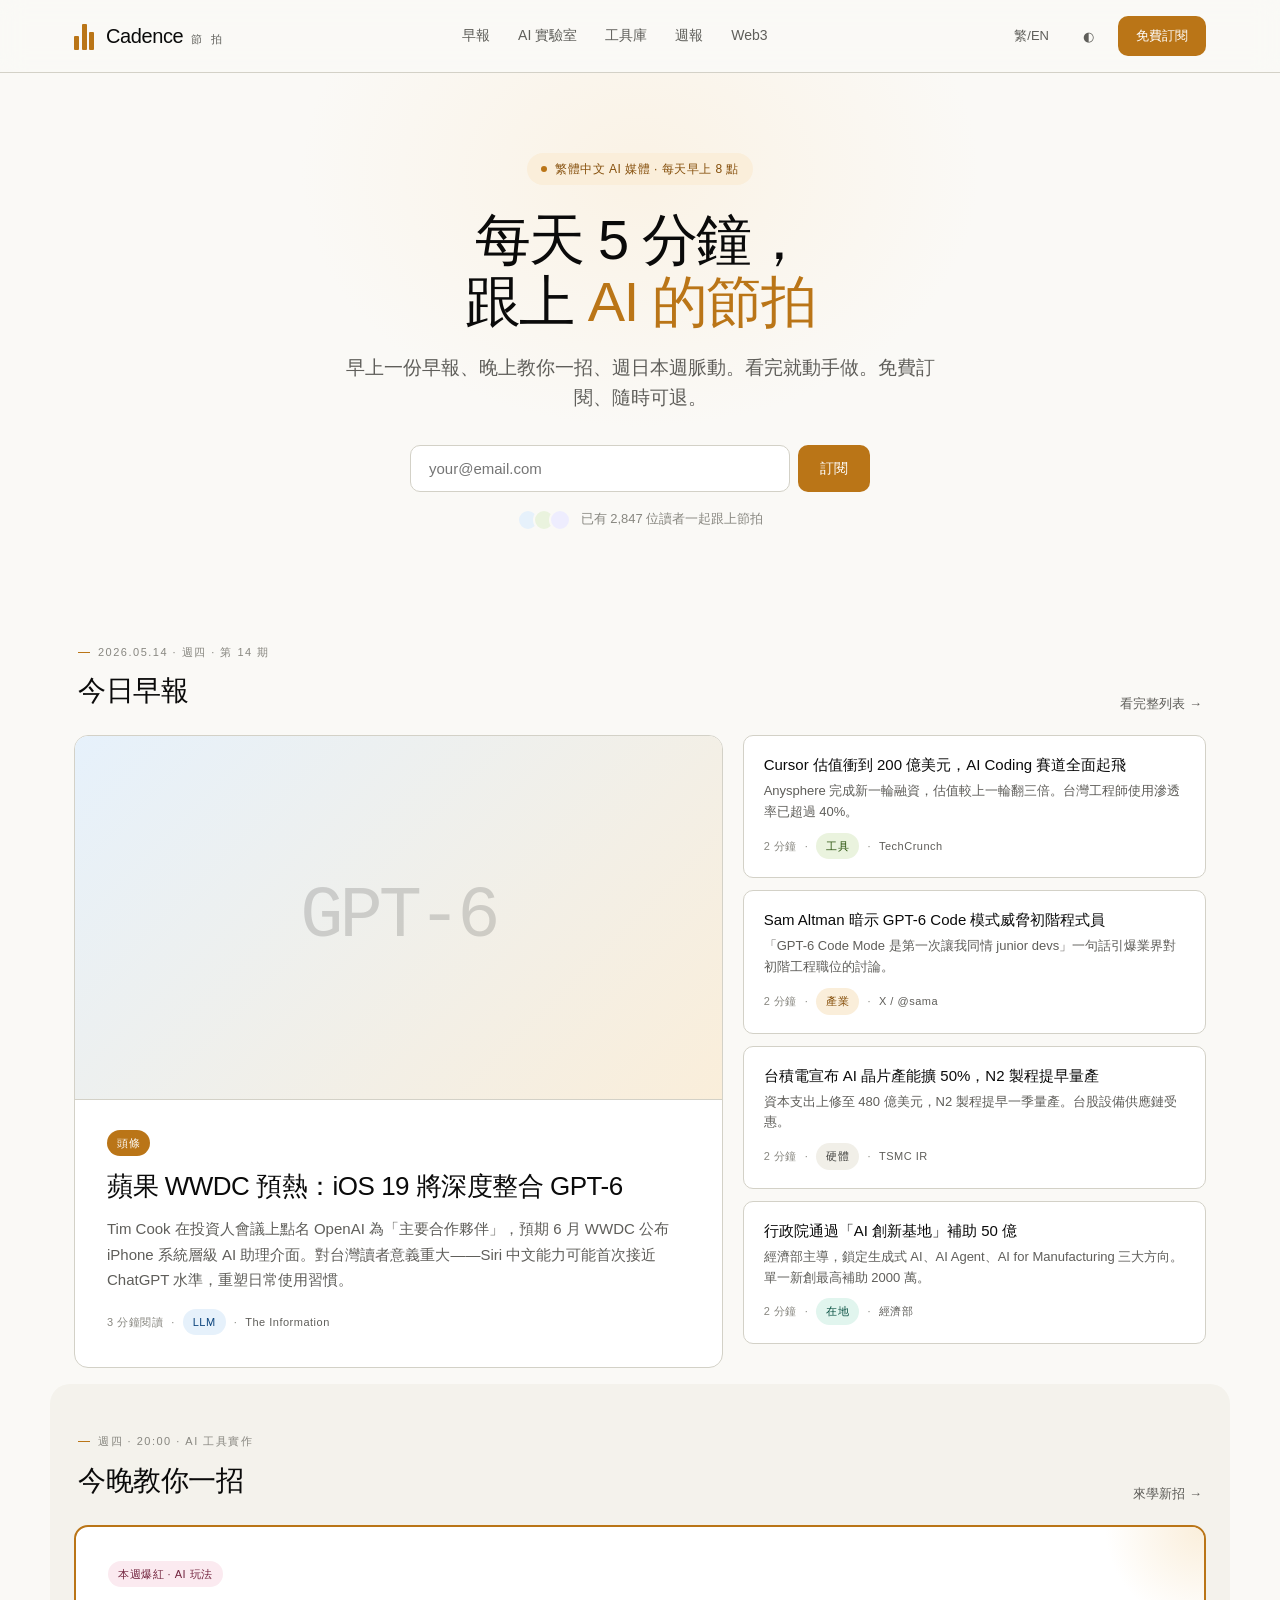
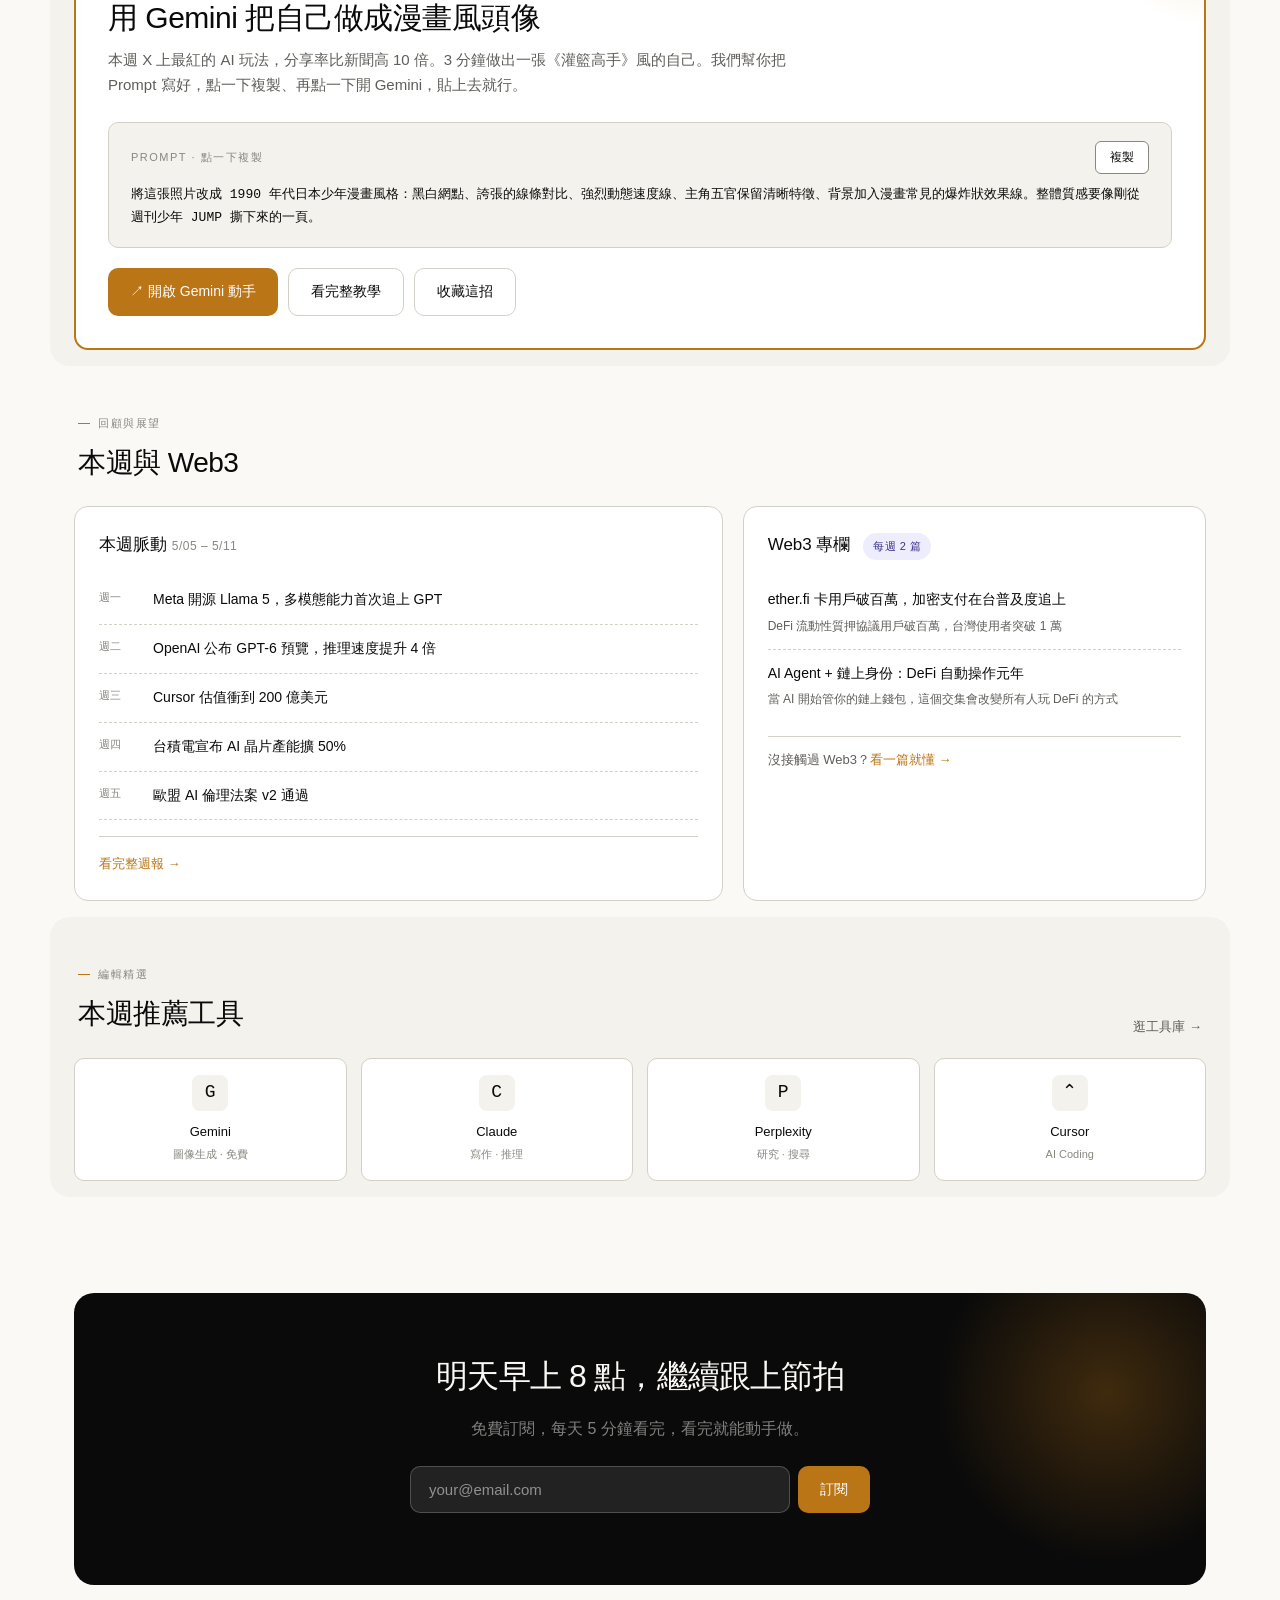
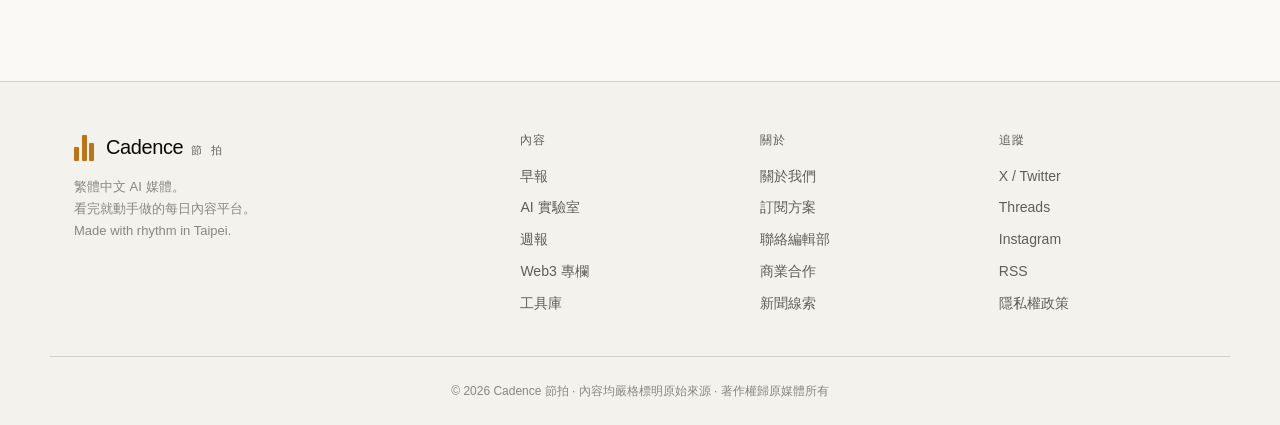
<file: index.html>
<!DOCTYPE html>
<html lang="zh-Hant">
<head>
<meta charset="UTF-8">
<meta name="viewport" content="width=device-width, initial-scale=1.0">
<title>Cadence 節拍 — 每天 5 分鐘，跟上 AI 的節拍</title>
<meta name="description" content="繁體中文 AI 媒體。早上一份早報、晚上教你一招，看完就動手做。AI 為主軸，Web3 為副軸線。">

<!-- Google Search Console verification -->
<meta name="google-site-verification" content="247syqND0yWZ32FIHBgA2gp_TN4NbFundUS4x_J9CTE" />

<!-- Canonical -->
<link rel="canonical" href="https://chaskawuforwork-cloud.github.io/cadence/">

<!-- Open Graph -->
<meta property="og:type" content="website">
<meta property="og:site_name" content="Cadence 節拍">
<meta property="og:title" content="Cadence 節拍 — 每天 5 分鐘，跟上 AI 的節拍">
<meta property="og:description" content="繁體中文 AI 媒體。早上一份早報、晚上教你一招，看完就動手做。AI 為主軸，Web3 為副軸線。">
<meta property="og:url" content="https://chaskawuforwork-cloud.github.io/cadence/">
<meta property="og:image" content="https://chaskawuforwork-cloud.github.io/cadence/og-image.svg">
<meta property="og:image:width" content="1200">
<meta property="og:image:height" content="630">
<meta property="og:locale" content="zh_TW">

<!-- Twitter Card -->
<meta name="twitter:card" content="summary_large_image">
<meta name="twitter:title" content="Cadence 節拍 — 每天 5 分鐘，跟上 AI 的節拍">
<meta name="twitter:description" content="繁體中文 AI 媒體。早上一份早報、晚上教你一招，看完就動手做。">
<meta name="twitter:image" content="https://chaskawuforwork-cloud.github.io/cadence/og-image.svg">

<!-- RSS -->
<link rel="alternate" type="application/rss+xml" title="Cadence 節拍 — AI 早報 RSS" href="https://chaskawuforwork-cloud.github.io/cadence/rss.xml">

<link rel="stylesheet" href="cadence.css">
<link rel="icon" type="image/svg+xml" href="favicon.svg">

<!-- Google Analytics 4 -->
<script async src="https://www.googletagmanager.com/gtag/js?id=G-4RLD1FF8ND"></script>
<script>
  window.dataLayer = window.dataLayer || [];
  function gtag(){dataLayer.push(arguments);}
  gtag('js', new Date());
  gtag('config', 'G-4RLD1FF8ND', {
    anonymize_ip: true,
    cookie_flags: 'SameSite=None;Secure'
  });
</script>
</head>
<body>

<nav class="site-nav">
  <div class="nav-inner">
    <a href="index.html" class="logo">
      <span class="logo-bars"><span></span><span></span><span></span></span>
      <span class="logo-text">Cadence<small>節 拍</small></span>
    </a>
    <div class="nav-links">
      <a href="news.html">早報</a>
      <a href="lab.html">AI 實驗室</a>
      <a href="tools.html">工具庫</a>
      <a href="weekly.html">週報</a>
      <a href="web3.html">Web3</a>
    </div>
    <div class="nav-actions">
      <button class="btn-icon" onclick="toggleLang()">繁/EN</button>
      <button class="btn-icon" onclick="toggleTheme()" aria-label="切換深淺色">◐</button>
      <a href="subscribe.html" class="btn-primary small">免費訂閱</a>
    </div>
  </div>
</nav>

<!-- HERO -->
<section class="hero">
  <div class="hero-inner">
    <span class="hero-eyebrow">繁體中文 AI 媒體 · 每天早上 8 點</span>
    <h1>每天 5 分鐘，<br>跟上 <span class="accent">AI 的節拍</span></h1>
    <p class="hero-subtitle">早上一份早報、晚上教你一招、週日本週脈動。看完就動手做。免費訂閱、隨時可退。</p>
    <form class="hero-form" onsubmit="return handleSubscribe(this)">
      <input type="email" name="email" placeholder="your@email.com" required>
      <button type="submit" class="btn-primary">訂閱</button>
    </form>
    <p class="hero-social-proof">
      <span class="dots"><span></span><span></span><span></span></span>
      已有 2,847 位讀者一起跟上節拍
    </p>
  </div>
</section>

<main class="container">

  <!-- 今日早報 -->
  <section>
    <div class="section-header">
      <div>
        <p class="kicker">2026.05.14 · 週四 · 第 14 期</p>
        <h2>今日早報</h2>
      </div>
      <a href="news.html" class="see-more">看完整列表 →</a>
    </div>

    <div class="grid-brief">
      <a href="news-article.html" class="news-headline">
        <div class="news-headline-visual cat-llm">
          <span class="glyph">GPT-6</span>
        </div>
        <div class="news-headline-body">
          <span class="tag cat-headline">頭條</span>
          <h3>蘋果 WWDC 預熱：iOS 19 將深度整合 GPT-6</h3>
          <p>Tim Cook 在投資人會議上點名 OpenAI 為「主要合作夥伴」，預期 6 月 WWDC 公布 iPhone 系統層級 AI 助理介面。對台灣讀者意義重大——Siri 中文能力可能首次接近 ChatGPT 水準，重塑日常使用習慣。</p>
          <div class="news-meta">
            <span>3 分鐘閱讀</span>
            <span>·</span>
            <span class="tag cat-llm">LLM</span>
            <span>·</span>
            <span class="source">The Information</span>
          </div>
        </div>
      </a>

      <div class="grid-news-list">
        <a href="news-article.html" class="news-card-small">
          <h4>Cursor 估值衝到 200 億美元，AI Coding 賽道全面起飛</h4>
          <p class="summary">Anysphere 完成新一輪融資，估值較上一輪翻三倍。台灣工程師使用滲透率已超過 40%。</p>
          <div class="news-meta"><span>2 分鐘</span> · <span class="tag cat-tool">工具</span> · <span class="source">TechCrunch</span></div>
        </a>
        <a href="news-article.html" class="news-card-small">
          <h4>Sam Altman 暗示 GPT-6 Code 模式威脅初階程式員</h4>
          <p class="summary">「GPT-6 Code Mode 是第一次讓我同情 junior devs」一句話引爆業界對初階工程職位的討論。</p>
          <div class="news-meta"><span>2 分鐘</span> · <span class="tag cat-industry">產業</span> · <span class="source">X / @sama</span></div>
        </a>
        <a href="news-article.html" class="news-card-small">
          <h4>台積電宣布 AI 晶片產能擴 50%，N2 製程提早量產</h4>
          <p class="summary">資本支出上修至 480 億美元，N2 製程提早一季量產。台股設備供應鏈受惠。</p>
          <div class="news-meta"><span>2 分鐘</span> · <span class="tag cat-hw">硬體</span> · <span class="source">TSMC IR</span></div>
        </a>
        <a href="news-article.html" class="news-card-small">
          <h4>行政院通過「AI 創新基地」補助 50 億</h4>
          <p class="summary">經濟部主導，鎖定生成式 AI、AI Agent、AI for Manufacturing 三大方向。單一新創最高補助 2000 萬。</p>
          <div class="news-meta"><span>2 分鐘</span> · <span class="tag cat-local">在地</span> · <span class="source">經濟部</span></div>
        </a>
      </div>
    </div>
  </section>

  <!-- 今晚教你一招 -->
  <section>
    <div class="section-header">
      <div>
        <p class="kicker">週四 · 20:00 · AI 工具實作</p>
        <h2>今晚教你一招</h2>
      </div>
      <a href="lab.html" class="see-more">來學新招 →</a>
    </div>

    <div class="lab-card">
      <div class="lab-card-inner">
        <span class="tag cat-viral">本週爆紅 · AI 玩法</span>
        <h3 style="margin-top:12px;">用 Gemini 把自己做成漫畫風頭像</h3>
        <p class="lab-intro">本週 X 上最紅的 AI 玩法，分享率比新聞高 10 倍。3 分鐘做出一張《灌籃高手》風的自己。我們幫你把 Prompt 寫好，點一下複製、再點一下開 Gemini，貼上去就行。</p>

        <div class="prompt-card">
          <div class="prompt-header">
            <span class="prompt-label">PROMPT · 點一下複製</span>
            <button class="copy-btn" onclick="copyPrompt(this, '#prompt-text-home')">複製</button>
          </div>
          <div class="prompt-text" id="prompt-text-home">將這張照片改成 1990 年代日本少年漫畫風格：黑白網點、誇張的線條對比、強烈動態速度線、主角五官保留清晰特徵、背景加入漫畫常見的爆炸狀效果線。整體質感要像剛從週刊少年 JUMP 撕下來的一頁。</div>
        </div>

        <div class="lab-actions">
          <a href="https://gemini.google.com" target="_blank" rel="noopener" class="btn-primary">↗ 開啟 Gemini 動手</a>
          <a href="lab-article.html" class="btn-secondary">看完整教學</a>
          <button class="btn-secondary" onclick="toggleBookmark(this)">收藏這招</button>
        </div>
      </div>
    </div>
  </section>

  <!-- 本週脈動 + Web3 -->
  <section>
    <div class="section-header">
      <div>
        <p class="kicker">回顧與展望</p>
        <h2>本週與 Web3</h2>
      </div>
    </div>
    <div class="grid-bottom">
      <div class="pulse-card">
        <h3>本週脈動 <span style="font-size:12px; color:var(--text-3); font-weight:400; letter-spacing:0.5px;">5/05 – 5/11</span></h3>
        <div class="pulse-item"><span class="pulse-day">週一</span><span>Meta 開源 Llama 5，多模態能力首次追上 GPT</span></div>
        <div class="pulse-item"><span class="pulse-day">週二</span><span>OpenAI 公布 GPT-6 預覽，推理速度提升 4 倍</span></div>
        <div class="pulse-item"><span class="pulse-day">週三</span><span>Cursor 估值衝到 200 億美元</span></div>
        <div class="pulse-item"><span class="pulse-day">週四</span><span>台積電宣布 AI 晶片產能擴 50%</span></div>
        <div class="pulse-item"><span class="pulse-day">週五</span><span>歐盟 AI 倫理法案 v2 通過</span></div>
        <div style="margin-top:16px; padding-top:12px; border-top:0.5px solid var(--border);">
          <a href="weekly.html" class="see-more" style="font-size:13px; color:var(--accent);">看完整週報 →</a>
        </div>
      </div>

      <div class="pulse-card">
        <h3>Web3 專欄 <span class="tag cat-web3" style="margin-left:8px;">每週 2 篇</span></h3>
        <div style="font-size:14px; font-weight:500; padding:12px 0; border-bottom: 0.5px dashed var(--border);">
          <a href="web3.html">ether.fi 卡用戶破百萬，加密支付在台普及度追上</a>
          <p style="font-size:12px; color:var(--text-2); margin-top:4px; font-weight:400;">DeFi 流動性質押協議用戶破百萬，台灣使用者突破 1 萬</p>
        </div>
        <div style="font-size:14px; font-weight:500; padding:12px 0;">
          <a href="web3.html">AI Agent + 鏈上身份：DeFi 自動操作元年</a>
          <p style="font-size:12px; color:var(--text-2); margin-top:4px; font-weight:400;">當 AI 開始管你的鏈上錢包，這個交集會改變所有人玩 DeFi 的方式</p>
        </div>
        <div style="margin-top:14px; padding-top:12px; border-top:0.5px solid var(--border); font-size:13px; color:var(--text-2);">
          沒接觸過 Web3？<a href="web3.html" style="color:var(--accent);">看一篇就懂 →</a>
        </div>
      </div>
    </div>
  </section>

  <!-- Featured Tools Row (NEW) -->
  <section>
    <div class="section-header">
      <div>
        <p class="kicker">編輯精選</p>
        <h2>本週推薦工具</h2>
      </div>
      <a href="tools.html" class="see-more">逛工具庫 →</a>
    </div>
    <div class="featured-tools-row">
      <a href="tools.html" class="featured-tool">
        <div class="icon">G</div>
        <p class="name">Gemini</p>
        <p class="label">圖像生成 · 免費</p>
      </a>
      <a href="tools.html" class="featured-tool">
        <div class="icon">C</div>
        <p class="name">Claude</p>
        <p class="label">寫作 · 推理</p>
      </a>
      <a href="tools.html" class="featured-tool">
        <div class="icon">P</div>
        <p class="name">Perplexity</p>
        <p class="label">研究 · 搜尋</p>
      </a>
      <a href="tools.html" class="featured-tool">
        <div class="icon">⌃</div>
        <p class="name">Cursor</p>
        <p class="label">AI Coding</p>
      </a>
    </div>
  </section>

  <!-- CTA Banner -->
  <section>
    <div class="cta-banner">
      <div class="cta-banner-inner">
        <h2>明天早上 8 點，繼續跟上節拍</h2>
        <p>免費訂閱，每天 5 分鐘看完，看完就能動手做。</p>
        <form class="hero-form" onsubmit="return handleSubscribe(this)">
          <input type="email" name="email" placeholder="your@email.com" required>
          <button type="submit" class="btn-primary">訂閱</button>
        </form>
      </div>
    </div>
  </section>

</main>

<footer>
  <div class="footer-inner">
    <div class="footer-col">
      <div class="logo" style="margin-bottom: 12px;">
        <span class="logo-bars"><span></span><span></span><span></span></span>
        <span class="logo-text">Cadence<small>節 拍</small></span>
      </div>
      <p class="brand-text">繁體中文 AI 媒體。<br>看完就動手做的每日內容平台。<br>Made with rhythm in Taipei.</p>
    </div>
    <div class="footer-col">
      <h4>內容</h4>
      <a href="news.html">早報</a>
      <a href="lab.html">AI 實驗室</a>
      <a href="weekly.html">週報</a>
      <a href="web3.html">Web3 專欄</a>
      <a href="tools.html">工具庫</a>
    </div>
    <div class="footer-col">
      <h4>關於</h4>
      <a href="about.html">關於我們</a>
      <a href="subscribe.html">訂閱方案</a>
      <a href="mailto:hi@cadence.tw">聯絡編輯部</a>
      <a href="mailto:biz@cadence.tw">商業合作</a>
      <a href="mailto:tips@cadence.tw">新聞線索</a>
    </div>
    <div class="footer-col">
      <h4>追蹤</h4>
      <a href="#">X / Twitter</a>
      <a href="#">Threads</a>
      <a href="#">Instagram</a>
      <a href="#">RSS</a>
      <a href="#">隱私權政策</a>
    </div>
  </div>
  <div class="footer-bottom">
    © 2026 Cadence 節拍 · 內容均嚴格標明原始來源 · 著作權歸原媒體所有
  </div>
</footer>

<script src="cadence.js"></script>
</body>
</html>
</file>
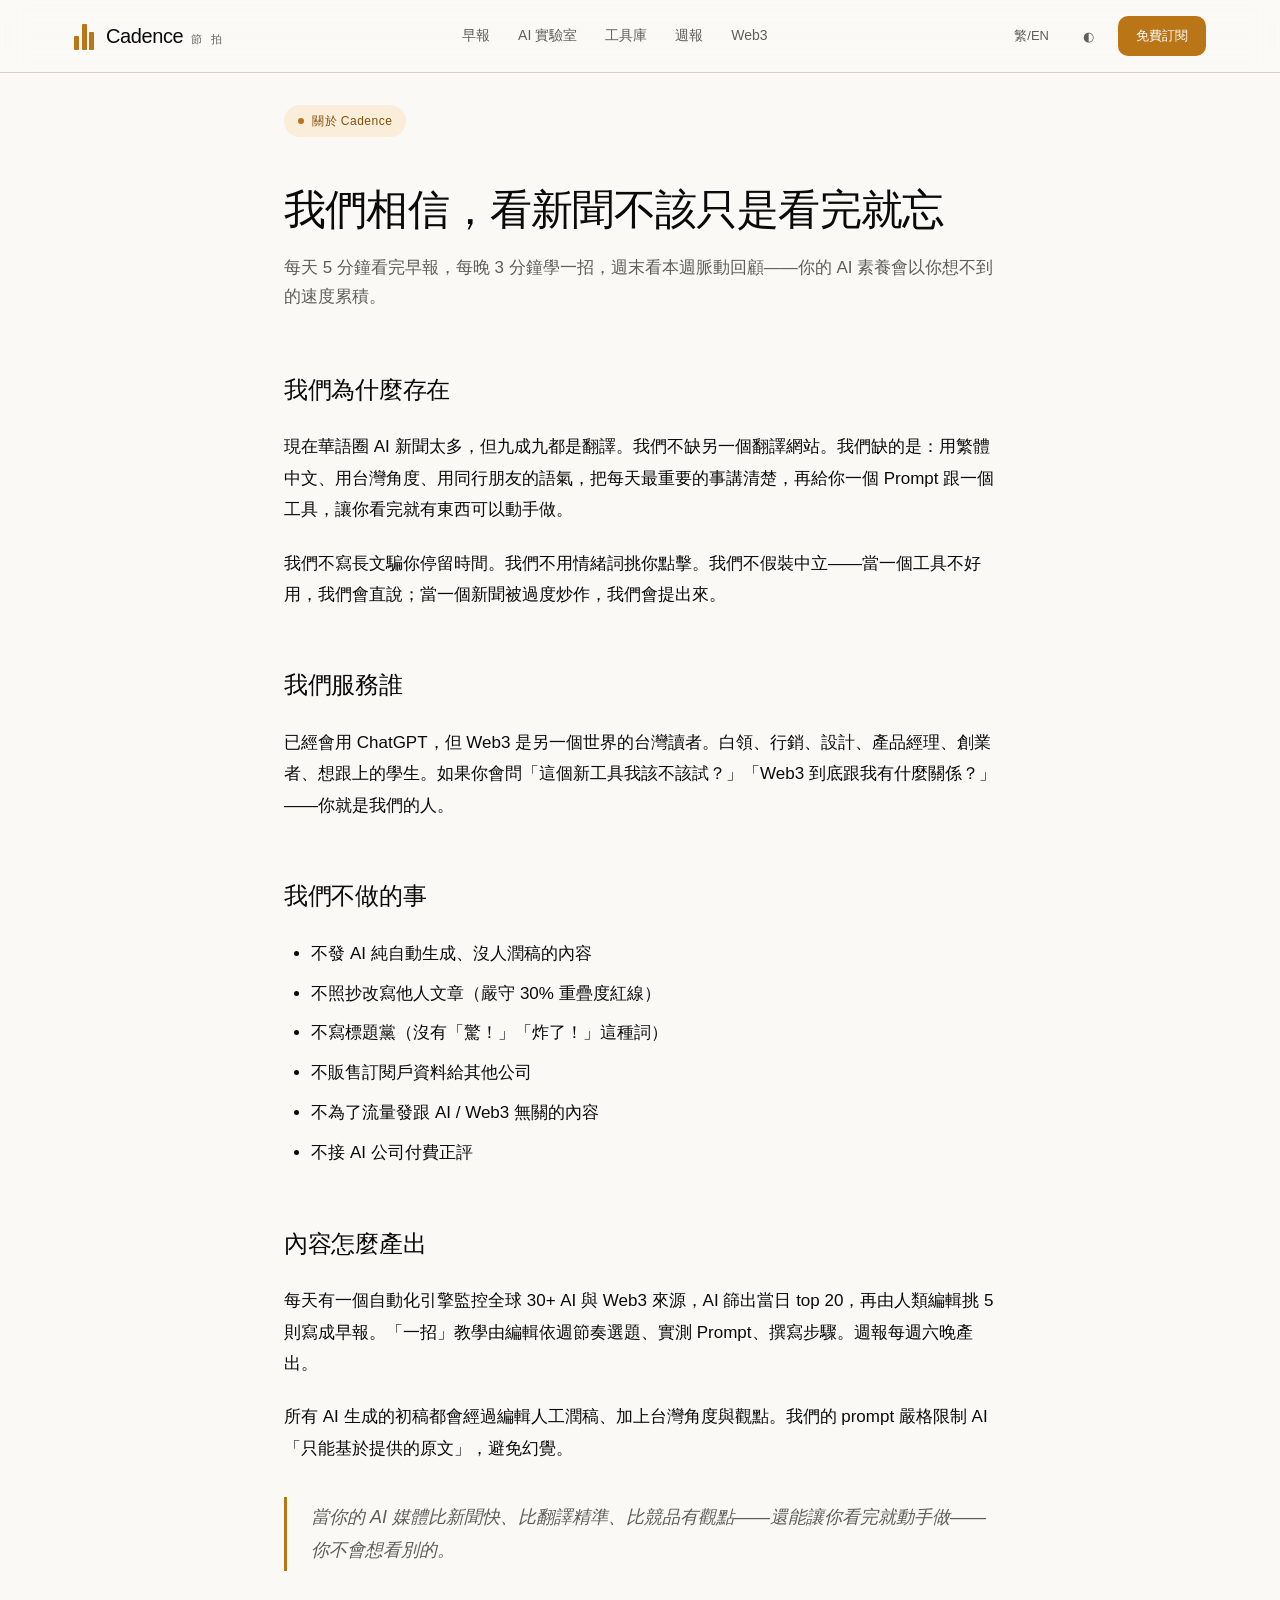
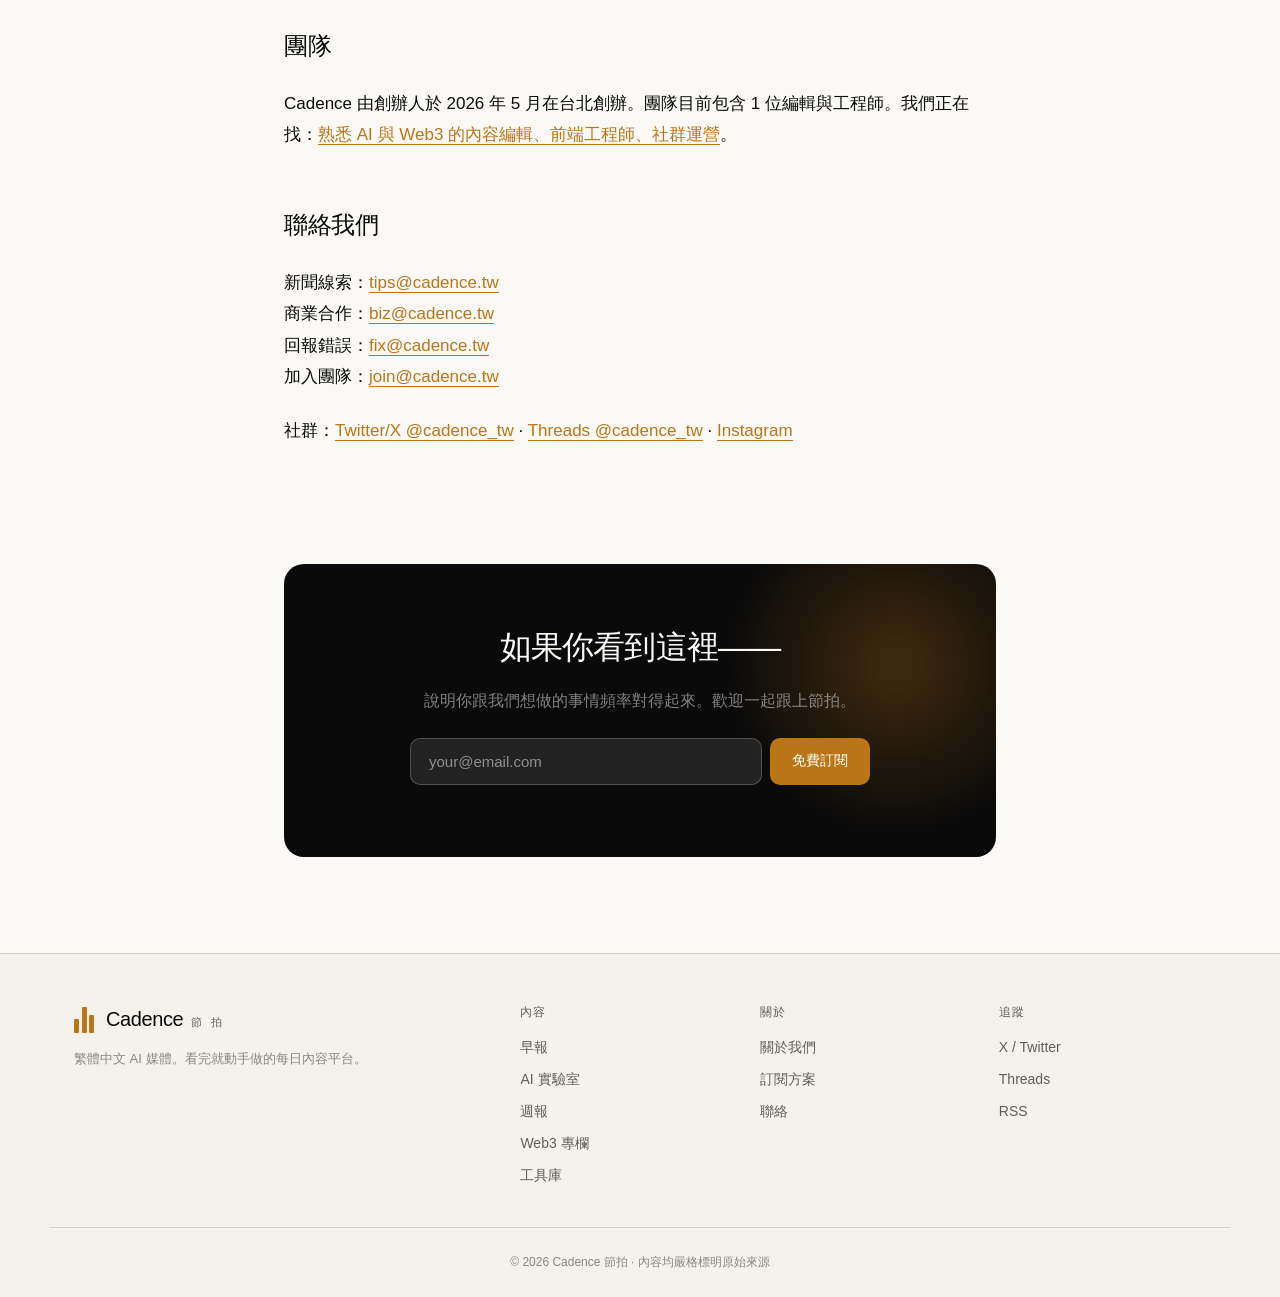
<file: about.html>
<!DOCTYPE html>
<html lang="zh-Hant">
<head>
<meta charset="UTF-8">
<meta name="viewport" content="width=device-width, initial-scale=1.0">
<title>關於 Cadence 節拍</title>
<meta name="description" content="我們是繁體中文 AI 媒體，每天 5 分鐘陪你跟上 AI 與 Web3 的節拍。看完就動手做，是我們的核心承諾。">

<link rel="canonical" href="https://chaskawuforwork-cloud.github.io/cadence/about.html">

<meta property="og:type" content="website">
<meta property="og:site_name" content="Cadence 節拍">
<meta property="og:title" content="關於 Cadence 節拍">
<meta property="og:description" content="繁體中文 AI 媒體，每天 5 分鐘陪你跟上 AI 與 Web3 的節拍。">
<meta property="og:url" content="https://chaskawuforwork-cloud.github.io/cadence/about.html">
<meta property="og:image" content="https://chaskawuforwork-cloud.github.io/cadence/og-image.svg">
<meta property="og:image:width" content="1200">
<meta property="og:image:height" content="630">
<meta property="og:locale" content="zh_TW">

<meta name="twitter:card" content="summary_large_image">
<meta name="twitter:title" content="關於 Cadence 節拍">
<meta name="twitter:description" content="繁體中文 AI 媒體，每天 5 分鐘陪你跟上 AI 與 Web3 的節拍。">
<meta name="twitter:image" content="https://chaskawuforwork-cloud.github.io/cadence/og-image.svg">

<link rel="alternate" type="application/rss+xml" title="Cadence 節拍 — AI 早報 RSS" href="https://chaskawuforwork-cloud.github.io/cadence/rss.xml">

<link rel="stylesheet" href="cadence.css">
<link rel="icon" type="image/svg+xml" href="favicon.svg">

<!-- Google Analytics 4 -->
<script async src="https://www.googletagmanager.com/gtag/js?id=G-4RLD1FF8ND"></script>
<script>
  window.dataLayer = window.dataLayer || [];
  function gtag(){dataLayer.push(arguments);}
  gtag('js', new Date());
  gtag('config', 'G-4RLD1FF8ND', { anonymize_ip: true, cookie_flags: 'SameSite=None;Secure' });
</script>
</head>
<body>

<nav class="site-nav">
  <div class="nav-inner">
    <a href="index.html" class="logo">
      <span class="logo-bars"><span></span><span></span><span></span></span>
      <span class="logo-text">Cadence<small>節 拍</small></span>
    </a>
    <div class="nav-links">
      <a href="news.html">早報</a>
      <a href="lab.html">AI 實驗室</a>
      <a href="tools.html">工具庫</a>
      <a href="weekly.html">週報</a>
      <a href="web3.html">Web3</a>
    </div>
    <div class="nav-actions">
      <button class="btn-icon" onclick="toggleLang()">繁/EN</button>
      <button class="btn-icon" onclick="toggleTheme()">◐</button>
      <a href="subscribe.html" class="btn-primary small">免費訂閱</a>
    </div>
  </div>
</nav>

<main class="container-narrow">

  <section class="article-hero">
    <span class="hero-eyebrow">關於 Cadence</span>
    <h1 style="margin-top: 24px;">我們相信，看新聞不該只是看完就忘</h1>
    <p style="font-size:17px; color:var(--text-2); margin-top: 12px;">每天 5 分鐘看完早報，每晚 3 分鐘學一招，週末看本週脈動回顧——你的 AI 素養會以你想不到的速度累積。</p>
  </section>

  <article class="article-body" style="margin-top: 56px;">
    <h2>我們為什麼存在</h2>
    <p>現在華語圈 AI 新聞太多，但九成九都是翻譯。我們不缺另一個翻譯網站。我們缺的是：用繁體中文、用台灣角度、用同行朋友的語氣，把每天最重要的事講清楚，再給你一個 Prompt 跟一個工具，讓你看完就有東西可以動手做。</p>
    <p>我們不寫長文騙你停留時間。我們不用情緒詞挑你點擊。我們不假裝中立——當一個工具不好用，我們會直說；當一個新聞被過度炒作，我們會提出來。</p>

    <h2>我們服務誰</h2>
    <p>已經會用 ChatGPT，但 Web3 是另一個世界的台灣讀者。白領、行銷、設計、產品經理、創業者、想跟上的學生。如果你會問「這個新工具我該不該試？」「Web3 到底跟我有什麼關係？」——你就是我們的人。</p>

    <h2>我們不做的事</h2>
    <ul>
      <li>不發 AI 純自動生成、沒人潤稿的內容</li>
      <li>不照抄改寫他人文章（嚴守 30% 重疊度紅線）</li>
      <li>不寫標題黨（沒有「驚！」「炸了！」這種詞）</li>
      <li>不販售訂閱戶資料給其他公司</li>
      <li>不為了流量發跟 AI / Web3 無關的內容</li>
      <li>不接 AI 公司付費正評</li>
    </ul>

    <h2>內容怎麼產出</h2>
    <p>每天有一個自動化引擎監控全球 30+ AI 與 Web3 來源，AI 篩出當日 top 20，再由人類編輯挑 5 則寫成早報。「一招」教學由編輯依週節奏選題、實測 Prompt、撰寫步驟。週報每週六晚產出。</p>
    <p>所有 AI 生成的初稿都會經過編輯人工潤稿、加上台灣角度與觀點。我們的 prompt 嚴格限制 AI「只能基於提供的原文」，避免幻覺。</p>

    <blockquote>當你的 AI 媒體比新聞快、比翻譯精準、比競品有觀點——還能讓你看完就動手做——你不會想看別的。</blockquote>

    <h2>團隊</h2>
    <p>Cadence 由創辦人於 2026 年 5 月在台北創辦。團隊目前包含 1 位編輯與工程師。我們正在找：<a href="mailto:join@cadence.tw">熟悉 AI 與 Web3 的內容編輯、前端工程師、社群運營</a>。</p>

    <h2>聯絡我們</h2>
    <p><strong>新聞線索：</strong><a href="mailto:tips@cadence.tw">tips@cadence.tw</a><br>
    <strong>商業合作：</strong><a href="mailto:biz@cadence.tw">biz@cadence.tw</a><br>
    <strong>回報錯誤：</strong><a href="mailto:fix@cadence.tw">fix@cadence.tw</a><br>
    <strong>加入團隊：</strong><a href="mailto:join@cadence.tw">join@cadence.tw</a></p>

    <p style="margin-top: 20px;"><strong>社群：</strong><a href="#">Twitter/X @cadence_tw</a> · <a href="#">Threads @cadence_tw</a> · <a href="#">Instagram</a></p>
  </article>

  <section>
    <div class="cta-banner">
      <div class="cta-banner-inner">
        <h2>如果你看到這裡——</h2>
        <p>說明你跟我們想做的事情頻率對得起來。歡迎一起跟上節拍。</p>
        <form class="hero-form" onsubmit="return handleSubscribe(this)">
          <input type="email" name="email" placeholder="your@email.com" required>
          <button type="submit" class="btn-primary">免費訂閱</button>
        </form>
      </div>
    </div>
  </section>

</main>

<footer>
  <div class="footer-inner">
    <div class="footer-col">
      <div class="logo" style="margin-bottom: 12px;"><span class="logo-bars"><span></span><span></span><span></span></span><span class="logo-text">Cadence<small>節 拍</small></span></div>
      <p class="brand-text">繁體中文 AI 媒體。看完就動手做的每日內容平台。</p>
    </div>
    <div class="footer-col"><h4>內容</h4><a href="news.html">早報</a><a href="lab.html">AI 實驗室</a><a href="weekly.html">週報</a><a href="web3.html">Web3 專欄</a><a href="tools.html">工具庫</a></div>
    <div class="footer-col"><h4>關於</h4><a href="about.html">關於我們</a><a href="subscribe.html">訂閱方案</a><a href="mailto:hi@cadence.tw">聯絡</a></div>
    <div class="footer-col"><h4>追蹤</h4><a href="#">X / Twitter</a><a href="#">Threads</a><a href="#">RSS</a></div>
  </div>
  <div class="footer-bottom">© 2026 Cadence 節拍 · 內容均嚴格標明原始來源</div>
</footer>
<script src="cadence.js"></script>
</body>
</html>
</file>
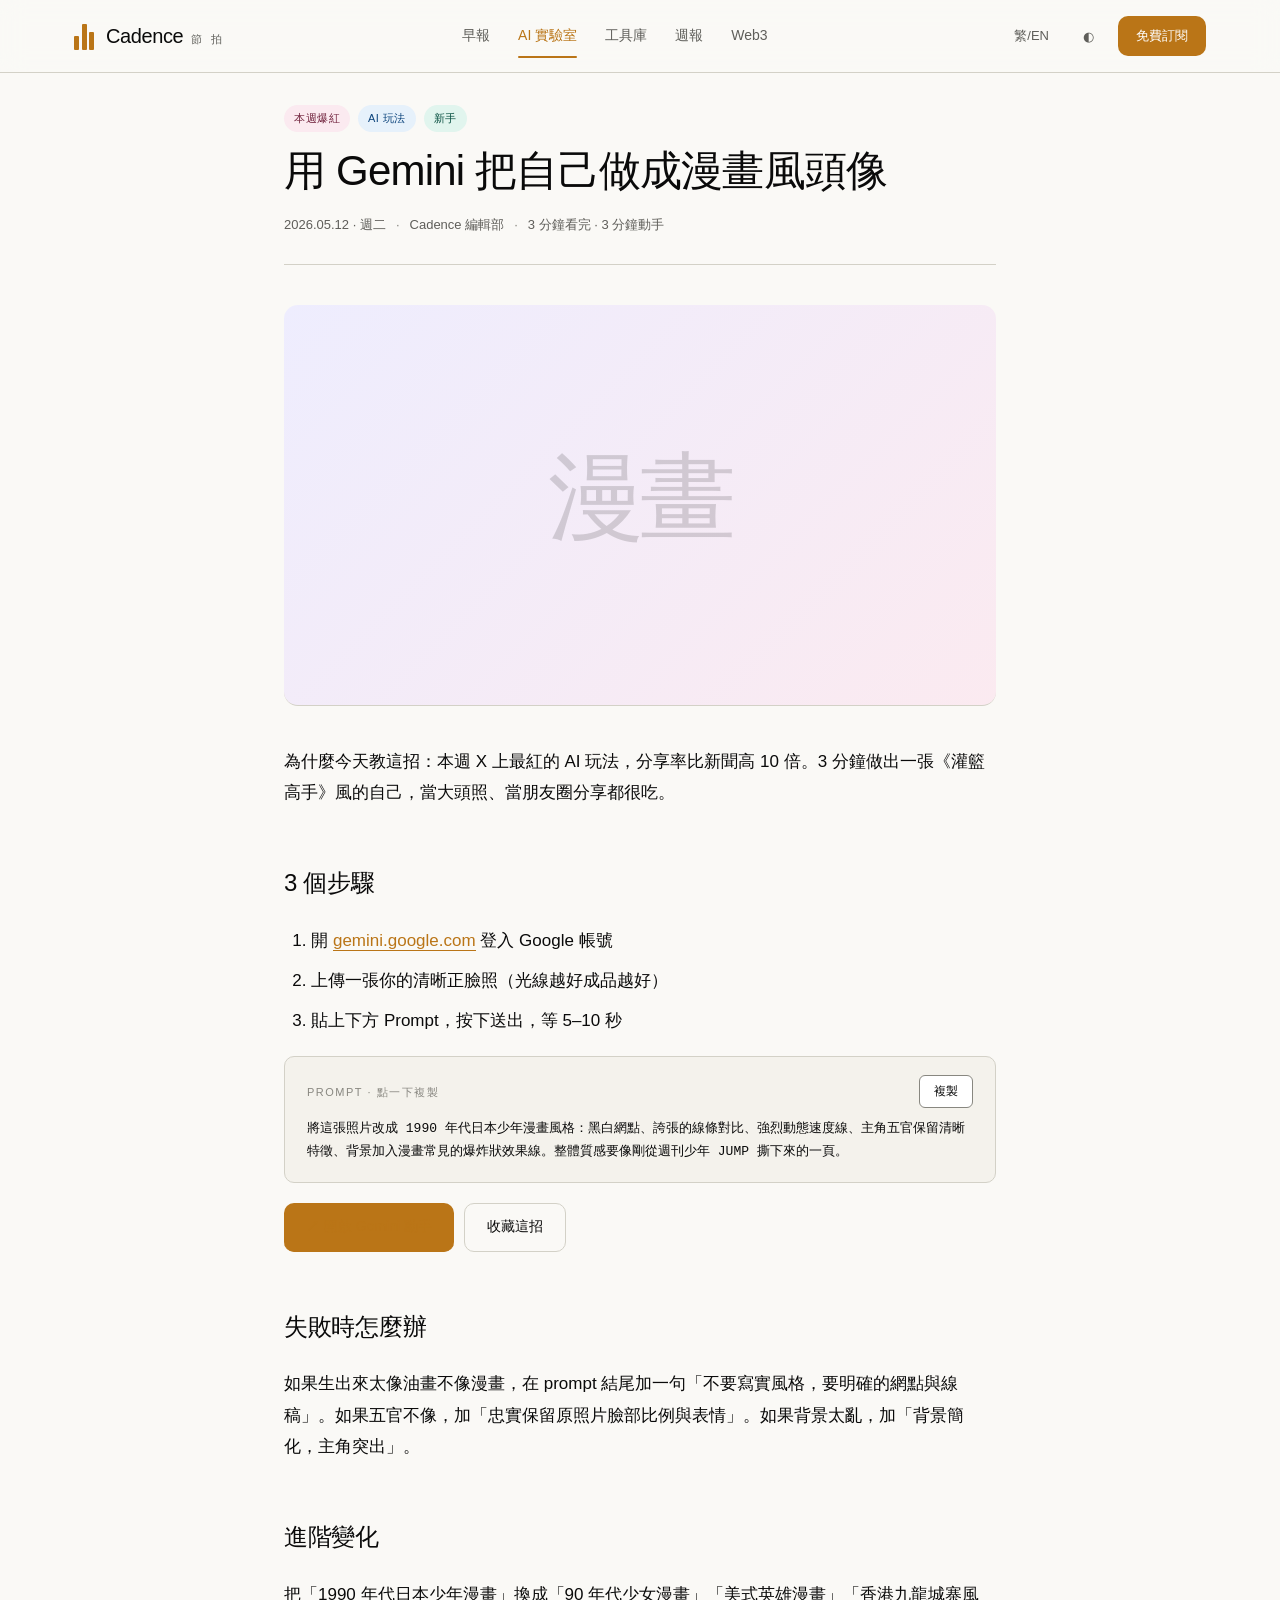
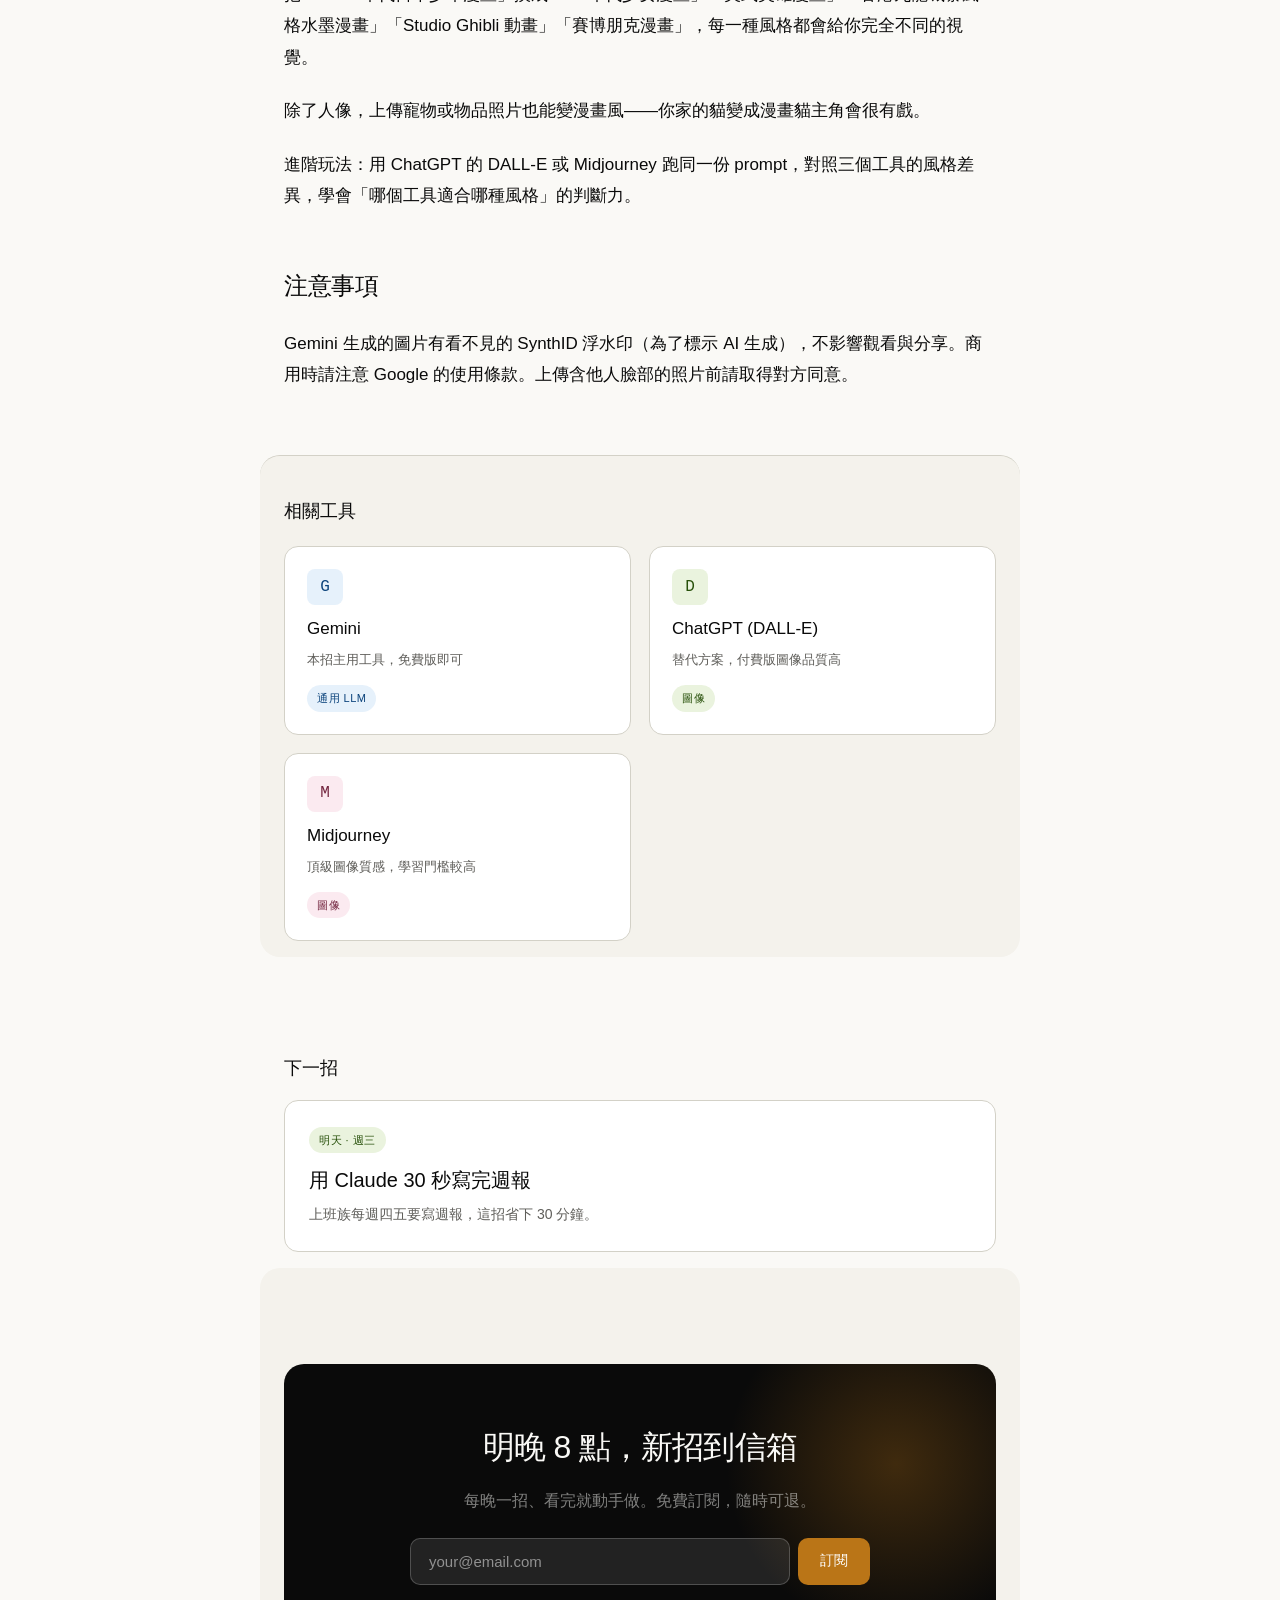
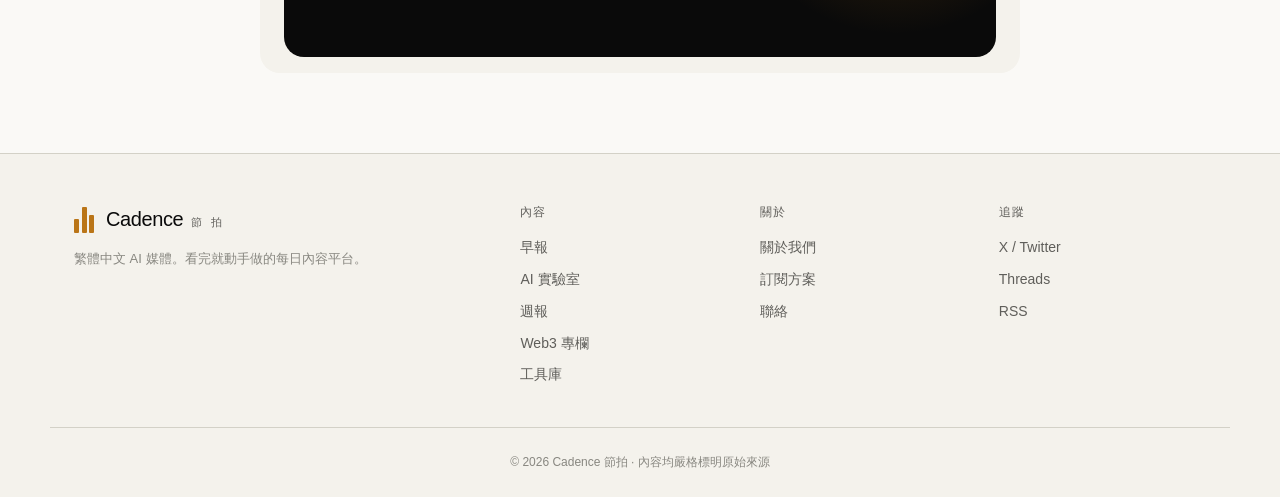
<file: lab-article.html>
<!DOCTYPE html>
<html lang="zh-Hant">
<head>
<meta charset="UTF-8">
<meta name="viewport" content="width=device-width, initial-scale=1.0">
<title>用 Gemini 把自己做成漫畫風頭像 · AI 實驗室 · Cadence</title>
<meta name="description" content="3 分鐘把自拍變成《灌籃高手》風頭像。本週 X 上最紅的 AI 玩法，內附 ready-to-use prompt，點一下複製、點一下開 Gemini。">

<link rel="canonical" href="https://chaskawuforwork-cloud.github.io/cadence/lab-article.html">

<meta property="og:type" content="article">
<meta property="og:site_name" content="Cadence 節拍">
<meta property="og:title" content="用 Gemini 把自己做成漫畫風頭像">
<meta property="og:description" content="3 分鐘把自拍變成《灌籃高手》風頭像。本週 X 上最紅的 AI 玩法，內附 ready-to-use prompt。">
<meta property="og:url" content="https://chaskawuforwork-cloud.github.io/cadence/lab-article.html">
<meta property="og:image" content="https://chaskawuforwork-cloud.github.io/cadence/og-image.svg">
<meta property="og:image:width" content="1200">
<meta property="og:image:height" content="630">
<meta property="og:locale" content="zh_TW">

<meta name="twitter:card" content="summary_large_image">
<meta name="twitter:title" content="用 Gemini 把自己做成漫畫風頭像">
<meta name="twitter:description" content="3 分鐘把自拍變成《灌籃高手》風頭像。本週 X 上最紅的 AI 玩法。">
<meta name="twitter:image" content="https://chaskawuforwork-cloud.github.io/cadence/og-image.svg">

<link rel="alternate" type="application/rss+xml" title="Cadence 節拍 — AI 早報 RSS" href="https://chaskawuforwork-cloud.github.io/cadence/rss.xml">

<link rel="stylesheet" href="cadence.css">
<link rel="icon" type="image/svg+xml" href="favicon.svg">

<!-- Google Analytics 4 -->
<script async src="https://www.googletagmanager.com/gtag/js?id=G-4RLD1FF8ND"></script>
<script>
  window.dataLayer = window.dataLayer || [];
  function gtag(){dataLayer.push(arguments);}
  gtag('js', new Date());
  gtag('config', 'G-4RLD1FF8ND', { anonymize_ip: true, cookie_flags: 'SameSite=None;Secure' });
</script>
</head>
<body>

<nav class="site-nav">
  <div class="nav-inner">
    <a href="index.html" class="logo">
      <span class="logo-bars"><span></span><span></span><span></span></span>
      <span class="logo-text">Cadence<small>節 拍</small></span>
    </a>
    <div class="nav-links">
      <a href="news.html">早報</a>
      <a href="lab.html" class="active">AI 實驗室</a>
      <a href="tools.html">工具庫</a>
      <a href="weekly.html">週報</a>
      <a href="web3.html">Web3</a>
    </div>
    <div class="nav-actions">
      <button class="btn-icon" onclick="toggleLang()">繁/EN</button>
      <button class="btn-icon" onclick="toggleTheme()">◐</button>
      <a href="subscribe.html" class="btn-primary small">免費訂閱</a>
    </div>
  </div>
</nav>

<main class="container-narrow">

  <article>
    <div class="article-hero">
      <div style="display:flex; gap:8px; flex-wrap:wrap; margin-bottom: 4px;">
        <span class="tag cat-viral">本週爆紅</span>
        <span class="tag cat-llm">AI 玩法</span>
        <span class="tag cat-local">新手</span>
      </div>
      <h1>用 Gemini 把自己做成漫畫風頭像</h1>
      <div class="article-meta">
        <span>2026.05.12 · 週二</span>
        <span class="dot">·</span>
        <span>Cadence 編輯部</span>
        <span class="dot">·</span>
        <span>3 分鐘看完 · 3 分鐘動手</span>
      </div>
    </div>

    <div class="news-headline-visual cat-web3" style="aspect-ratio: 16/9; border-radius: var(--radius-lg); margin-bottom: 40px;">
      <span class="glyph" style="font-size: 96px;">漫畫</span>
    </div>

    <div class="article-body">
      <p><strong>為什麼今天教這招</strong>：本週 X 上最紅的 AI 玩法，分享率比新聞高 10 倍。3 分鐘做出一張《灌籃高手》風的自己，當大頭照、當朋友圈分享都很吃。</p>

      <h2>3 個步驟</h2>
      <ol>
        <li>開 <a href="https://gemini.google.com" target="_blank">gemini.google.com</a> 登入 Google 帳號</li>
        <li>上傳一張你的清晰正臉照（光線越好成品越好）</li>
        <li>貼上下方 Prompt，按下送出，等 5–10 秒</li>
      </ol>

      <div class="prompt-card">
        <div class="prompt-header">
          <span class="prompt-label">PROMPT · 點一下複製</span>
          <button class="copy-btn" onclick="copyPrompt(this, '#prompt-text')">複製</button>
        </div>
        <div class="prompt-text" id="prompt-text">將這張照片改成 1990 年代日本少年漫畫風格：黑白網點、誇張的線條對比、強烈動態速度線、主角五官保留清晰特徵、背景加入漫畫常見的爆炸狀效果線。整體質感要像剛從週刊少年 JUMP 撕下來的一頁。</div>
      </div>

      <div class="lab-actions" style="margin: 16px 0 40px;">
        <a href="https://gemini.google.com" target="_blank" class="btn-primary">↗ 開啟 Gemini 動手</a>
        <button class="btn-secondary" onclick="toggleBookmark(this)">收藏這招</button>
      </div>

      <h2>失敗時怎麼辦</h2>
      <p>如果生出來太像油畫不像漫畫，在 prompt 結尾加一句「<strong>不要寫實風格，要明確的網點與線稿</strong>」。如果五官不像，加「<strong>忠實保留原照片臉部比例與表情</strong>」。如果背景太亂，加「<strong>背景簡化，主角突出</strong>」。</p>

      <h2>進階變化</h2>
      <p>把「1990 年代日本少年漫畫」換成「90 年代少女漫畫」「美式英雄漫畫」「香港九龍城寨風格水墨漫畫」「Studio Ghibli 動畫」「賽博朋克漫畫」，每一種風格都會給你完全不同的視覺。</p>
      <p>除了人像，上傳寵物或物品照片也能變漫畫風——你家的貓變成漫畫貓主角會很有戲。</p>
      <p>進階玩法：用 ChatGPT 的 DALL-E 或 Midjourney 跑同一份 prompt，對照三個工具的風格差異，學會「哪個工具適合哪種風格」的判斷力。</p>

      <h2>注意事項</h2>
      <p>Gemini 生成的圖片有看不見的 SynthID 浮水印（為了標示 AI 生成），不影響觀看與分享。商用時請注意 Google 的使用條款。上傳含他人臉部的照片前請取得對方同意。</p>
    </div>
  </article>

  <section style="margin-top: 64px; padding-top: 40px; border-top: 0.5px solid var(--border);">
    <h3 style="font-size:18px; font-weight:500; margin-bottom:20px;">相關工具</h3>
    <div class="tools-grid">
      <a href="tools.html" class="tool-card">
        <div style="width:36px; height:36px; border-radius:8px; background:var(--cat-llm-bg); color:var(--cat-llm-text); display:flex; align-items:center; justify-content:center; font-weight:500; font-family:var(--font-mono); margin-bottom: 10px;">G</div>
        <h3>Gemini</h3>
        <p>本招主用工具，免費版即可</p>
        <div class="news-meta"><span class="tag cat-llm">通用 LLM</span></div>
      </a>
      <a href="tools.html" class="tool-card">
        <div style="width:36px; height:36px; border-radius:8px; background:var(--cat-tool-bg); color:var(--cat-tool-text); display:flex; align-items:center; justify-content:center; font-weight:500; font-family:var(--font-mono); margin-bottom: 10px;">D</div>
        <h3>ChatGPT (DALL-E)</h3>
        <p>替代方案，付費版圖像品質高</p>
        <div class="news-meta"><span class="tag cat-tool">圖像</span></div>
      </a>
      <a href="tools.html" class="tool-card">
        <div style="width:36px; height:36px; border-radius:8px; background:var(--cat-viral-bg); color:var(--cat-viral-text); display:flex; align-items:center; justify-content:center; font-weight:500; font-family:var(--font-mono); margin-bottom: 10px;">M</div>
        <h3>Midjourney</h3>
        <p>頂級圖像質感，學習門檻較高</p>
        <div class="news-meta"><span class="tag cat-viral">圖像</span></div>
      </a>
    </div>
  </section>

  <section style="margin-top: 48px;">
    <h3 style="font-size:18px; font-weight:500; margin-bottom:16px;">下一招</h3>
    <a href="lab-article.html" class="card" style="display:block;">
      <span class="tag cat-tool" style="margin-bottom:10px;">明天 · 週三</span>
      <h3 style="font-size:20px; font-weight:500; margin-bottom:6px;">用 Claude 30 秒寫完週報</h3>
      <p style="font-size:14px; color:var(--text-2);">上班族每週四五要寫週報，這招省下 30 分鐘。</p>
    </a>
  </section>

  <section>
    <div class="cta-banner">
      <div class="cta-banner-inner">
        <h2>明晚 8 點，新招到信箱</h2>
        <p>每晚一招、看完就動手做。免費訂閱，隨時可退。</p>
        <form class="hero-form" onsubmit="return handleSubscribe(this)">
          <input type="email" name="email" placeholder="your@email.com" required>
          <button type="submit" class="btn-primary">訂閱</button>
        </form>
      </div>
    </div>
  </section>

</main>

<footer>
  <div class="footer-inner">
    <div class="footer-col">
      <div class="logo" style="margin-bottom: 12px;"><span class="logo-bars"><span></span><span></span><span></span></span><span class="logo-text">Cadence<small>節 拍</small></span></div>
      <p class="brand-text">繁體中文 AI 媒體。看完就動手做的每日內容平台。</p>
    </div>
    <div class="footer-col"><h4>內容</h4><a href="news.html">早報</a><a href="lab.html">AI 實驗室</a><a href="weekly.html">週報</a><a href="web3.html">Web3 專欄</a><a href="tools.html">工具庫</a></div>
    <div class="footer-col"><h4>關於</h4><a href="about.html">關於我們</a><a href="subscribe.html">訂閱方案</a><a href="mailto:hi@cadence.tw">聯絡</a></div>
    <div class="footer-col"><h4>追蹤</h4><a href="#">X / Twitter</a><a href="#">Threads</a><a href="#">RSS</a></div>
  </div>
  <div class="footer-bottom">© 2026 Cadence 節拍 · 內容均嚴格標明原始來源</div>
</footer>
<script src="cadence.js"></script>
</body>
</html>
</file>
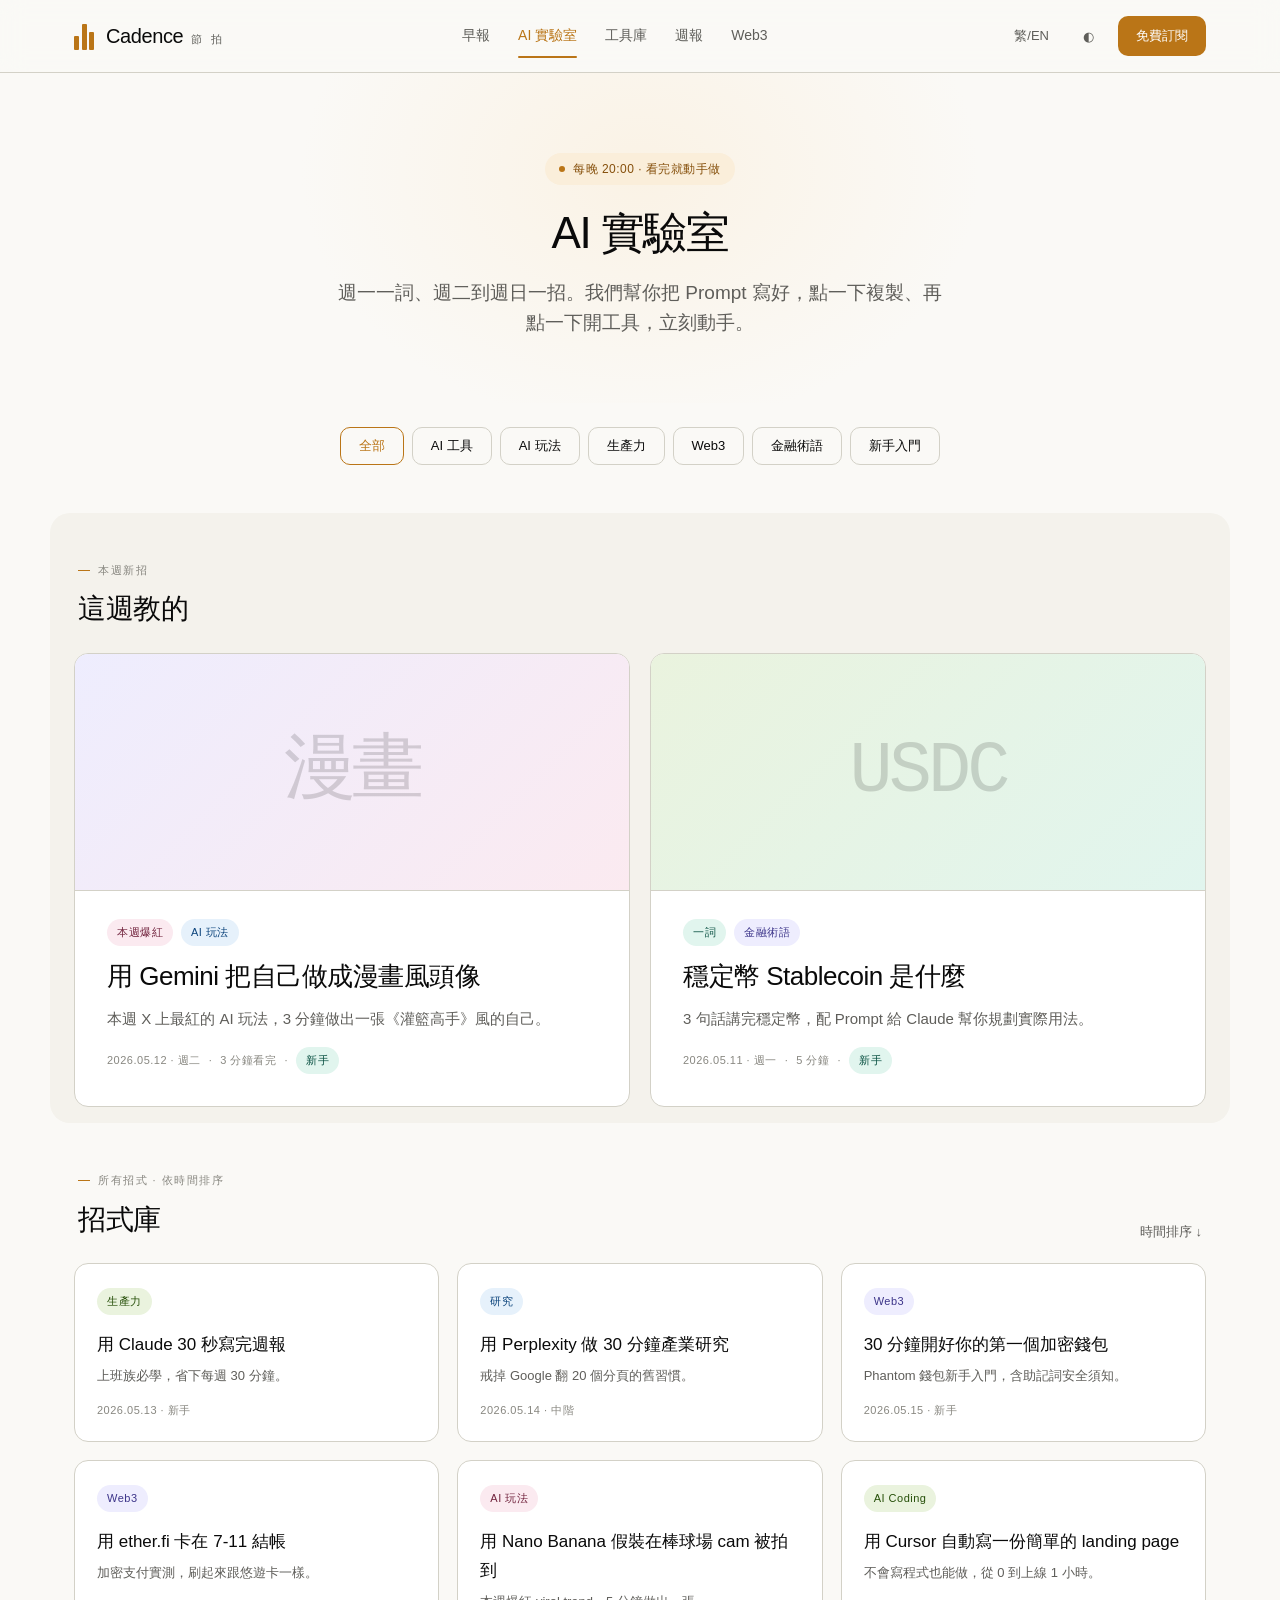
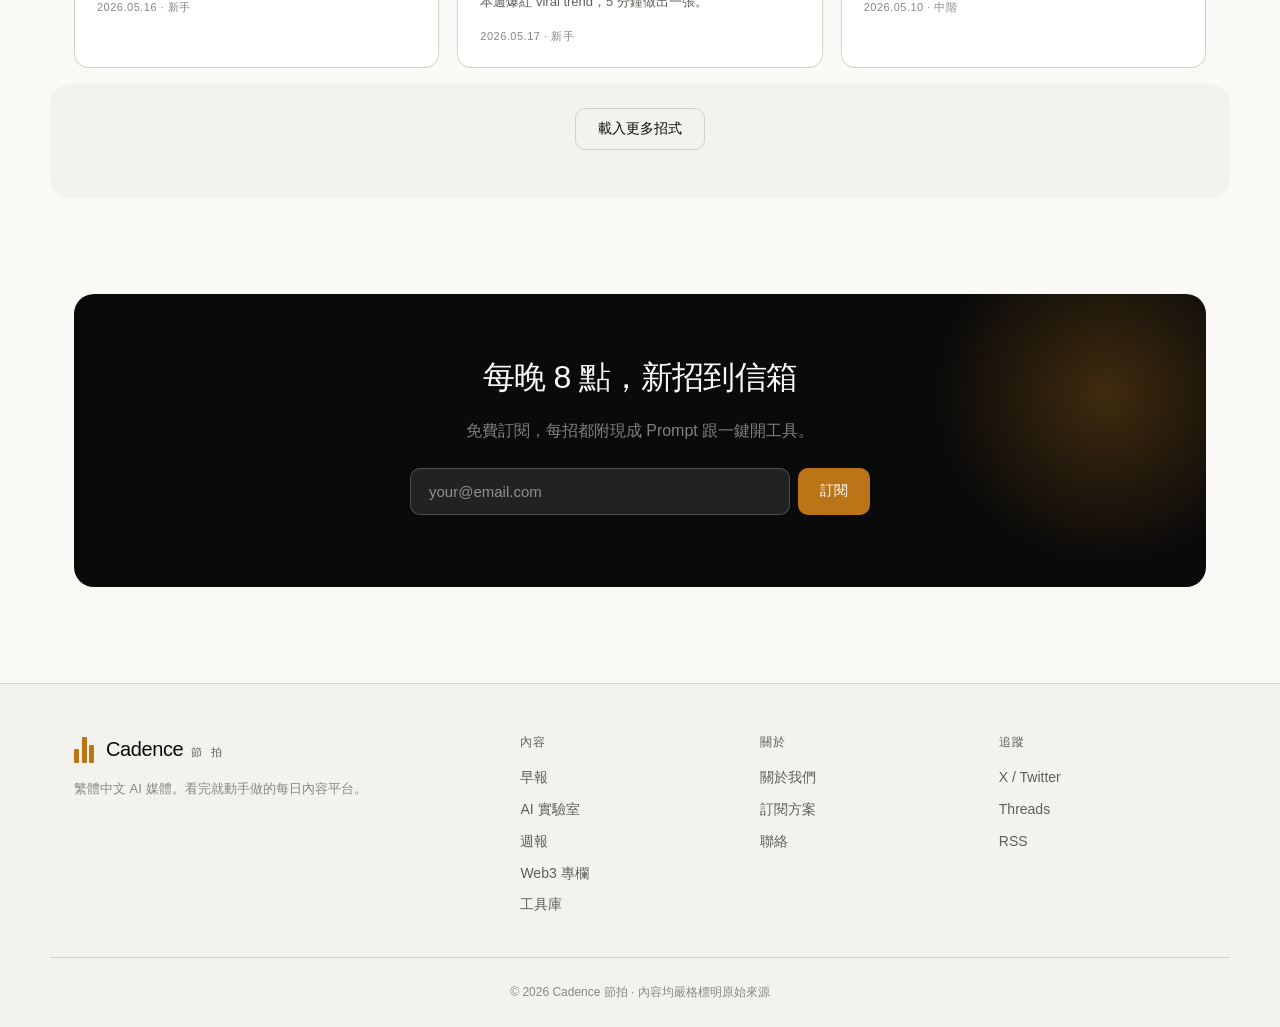
<file: lab.html>
<!DOCTYPE html>
<html lang="zh-Hant">
<head>
<meta charset="UTF-8">
<meta name="viewport" content="width=device-width, initial-scale=1.0">
<title>AI 實驗室 · Cadence 節拍</title>
<meta name="description" content="AI 工具實戰教學庫。每篇都附 ready-to-use prompt 與工具連結，看完就動手做。">

<link rel="canonical" href="https://chaskawuforwork-cloud.github.io/cadence/lab.html">

<meta property="og:type" content="website">
<meta property="og:site_name" content="Cadence 節拍">
<meta property="og:title" content="AI 實驗室 · Cadence 節拍">
<meta property="og:description" content="AI 工具實戰教學庫。每篇都附 ready-to-use prompt，看完就動手做。">
<meta property="og:url" content="https://chaskawuforwork-cloud.github.io/cadence/lab.html">
<meta property="og:image" content="https://chaskawuforwork-cloud.github.io/cadence/og-image.svg">
<meta property="og:image:width" content="1200">
<meta property="og:image:height" content="630">
<meta property="og:locale" content="zh_TW">

<meta name="twitter:card" content="summary_large_image">
<meta name="twitter:title" content="AI 實驗室 · Cadence 節拍">
<meta name="twitter:description" content="AI 工具實戰教學庫。每篇都附 ready-to-use prompt，看完就動手做。">
<meta name="twitter:image" content="https://chaskawuforwork-cloud.github.io/cadence/og-image.svg">

<link rel="alternate" type="application/rss+xml" title="Cadence 節拍 — AI 早報 RSS" href="https://chaskawuforwork-cloud.github.io/cadence/rss.xml">

<link rel="stylesheet" href="cadence.css">
<link rel="icon" type="image/svg+xml" href="favicon.svg">

<!-- Google Analytics 4 -->
<script async src="https://www.googletagmanager.com/gtag/js?id=G-4RLD1FF8ND"></script>
<script>
  window.dataLayer = window.dataLayer || [];
  function gtag(){dataLayer.push(arguments);}
  gtag('js', new Date());
  gtag('config', 'G-4RLD1FF8ND', { anonymize_ip: true, cookie_flags: 'SameSite=None;Secure' });
</script>
</head>
<body>

<nav class="site-nav">
  <div class="nav-inner">
    <a href="index.html" class="logo">
      <span class="logo-bars"><span></span><span></span><span></span></span>
      <span class="logo-text">Cadence<small>節 拍</small></span>
    </a>
    <div class="nav-links">
      <a href="news.html">早報</a>
      <a href="lab.html" class="active">AI 實驗室</a>
      <a href="tools.html">工具庫</a>
      <a href="weekly.html">週報</a>
      <a href="web3.html">Web3</a>
    </div>
    <div class="nav-actions">
      <button class="btn-icon" onclick="toggleLang()">繁/EN</button>
      <button class="btn-icon" onclick="toggleTheme()">◐</button>
      <a href="subscribe.html" class="btn-primary small">免費訂閱</a>
    </div>
  </div>
</nav>

<section class="hero" style="padding-bottom: 32px;">
  <div class="hero-inner">
    <span class="hero-eyebrow">每晚 20:00 · 看完就動手做</span>
    <h1 style="font-size: 44px;">AI 實驗室</h1>
    <p class="hero-subtitle">週一一詞、週二到週日一招。我們幫你把 Prompt 寫好，點一下複製、再點一下開工具，立刻動手。</p>
  </div>
</section>

<main class="container">

  <section style="padding-top: 24px;">
    <div style="display:flex; gap:8px; flex-wrap:wrap; margin-bottom:32px; justify-content:center;">
      <button class="btn-secondary small" style="border-color: var(--accent); color: var(--accent);">全部</button>
      <button class="btn-secondary small">AI 工具</button>
      <button class="btn-secondary small">AI 玩法</button>
      <button class="btn-secondary small">生產力</button>
      <button class="btn-secondary small">Web3</button>
      <button class="btn-secondary small">金融術語</button>
      <button class="btn-secondary small">新手入門</button>
    </div>
  </section>

  <section>
    <div class="section-header">
      <div>
        <p class="kicker">本週新招</p>
        <h2>這週教的</h2>
      </div>
    </div>
    <div class="grid-2">
      <a href="lab-article.html" class="news-headline">
        <div class="news-headline-visual cat-web3" style="aspect-ratio: 21/9;"><span class="glyph">漫畫</span></div>
        <div class="news-headline-body">
          <div style="display:flex; gap:8px; margin-bottom:10px;">
            <span class="tag cat-viral">本週爆紅</span>
            <span class="tag cat-llm">AI 玩法</span>
          </div>
          <h3>用 Gemini 把自己做成漫畫風頭像</h3>
          <p>本週 X 上最紅的 AI 玩法，3 分鐘做出一張《灌籃高手》風的自己。</p>
          <div class="news-meta"><span>2026.05.12 · 週二</span> · <span>3 分鐘看完</span> · <span class="tag cat-local">新手</span></div>
        </div>
      </a>
      <a href="lab-article.html" class="news-headline">
        <div class="news-headline-visual cat-tool" style="aspect-ratio: 21/9;"><span class="glyph">USDC</span></div>
        <div class="news-headline-body">
          <div style="display:flex; gap:8px; margin-bottom:10px;">
            <span class="tag cat-local">一詞</span>
            <span class="tag cat-web3">金融術語</span>
          </div>
          <h3>穩定幣 Stablecoin 是什麼</h3>
          <p>3 句話講完穩定幣，配 Prompt 給 Claude 幫你規劃實際用法。</p>
          <div class="news-meta"><span>2026.05.11 · 週一</span> · <span>5 分鐘</span> · <span class="tag cat-local">新手</span></div>
        </div>
      </a>
    </div>
  </section>

  <section>
    <div class="section-header">
      <div>
        <p class="kicker">所有招式 · 依時間排序</p>
        <h2>招式庫</h2>
      </div>
      <span class="see-more">時間排序 ↓</span>
    </div>
    <div class="tools-grid">
      <a href="lab-article.html" class="tool-card">
        <span class="tag cat-tool" style="margin-bottom:10px;">生產力</span>
        <h3>用 Claude 30 秒寫完週報</h3>
        <p>上班族必學，省下每週 30 分鐘。</p>
        <div class="news-meta"><span>2026.05.13 · 新手</span></div>
      </a>
      <a href="lab-article.html" class="tool-card">
        <span class="tag cat-llm" style="margin-bottom:10px;">研究</span>
        <h3>用 Perplexity 做 30 分鐘產業研究</h3>
        <p>戒掉 Google 翻 20 個分頁的舊習慣。</p>
        <div class="news-meta"><span>2026.05.14 · 中階</span></div>
      </a>
      <a href="lab-article.html" class="tool-card">
        <span class="tag cat-web3" style="margin-bottom:10px;">Web3</span>
        <h3>30 分鐘開好你的第一個加密錢包</h3>
        <p>Phantom 錢包新手入門，含助記詞安全須知。</p>
        <div class="news-meta"><span>2026.05.15 · 新手</span></div>
      </a>
      <a href="lab-article.html" class="tool-card">
        <span class="tag cat-web3" style="margin-bottom:10px;">Web3</span>
        <h3>用 ether.fi 卡在 7-11 結帳</h3>
        <p>加密支付實測，刷起來跟悠遊卡一樣。</p>
        <div class="news-meta"><span>2026.05.16 · 新手</span></div>
      </a>
      <a href="lab-article.html" class="tool-card">
        <span class="tag cat-viral" style="margin-bottom:10px;">AI 玩法</span>
        <h3>用 Nano Banana 假裝在棒球場 cam 被拍到</h3>
        <p>本週爆紅 viral trend，5 分鐘做出一張。</p>
        <div class="news-meta"><span>2026.05.17 · 新手</span></div>
      </a>
      <a href="lab-article.html" class="tool-card">
        <span class="tag cat-tool" style="margin-bottom:10px;">AI Coding</span>
        <h3>用 Cursor 自動寫一份簡單的 landing page</h3>
        <p>不會寫程式也能做，從 0 到上線 1 小時。</p>
        <div class="news-meta"><span>2026.05.10 · 中階</span></div>
      </a>
    </div>
  </section>

  <section style="text-align:center; padding: 24px 0 48px;">
    <button class="btn-secondary">載入更多招式</button>
  </section>

  <section>
    <div class="cta-banner">
      <div class="cta-banner-inner">
        <h2>每晚 8 點，新招到信箱</h2>
        <p>免費訂閱，每招都附現成 Prompt 跟一鍵開工具。</p>
        <form class="hero-form" onsubmit="return handleSubscribe(this)">
          <input type="email" name="email" placeholder="your@email.com" required>
          <button type="submit" class="btn-primary">訂閱</button>
        </form>
      </div>
    </div>
  </section>

</main>

<footer>
  <div class="footer-inner">
    <div class="footer-col">
      <div class="logo" style="margin-bottom: 12px;"><span class="logo-bars"><span></span><span></span><span></span></span><span class="logo-text">Cadence<small>節 拍</small></span></div>
      <p class="brand-text">繁體中文 AI 媒體。看完就動手做的每日內容平台。</p>
    </div>
    <div class="footer-col"><h4>內容</h4><a href="news.html">早報</a><a href="lab.html">AI 實驗室</a><a href="weekly.html">週報</a><a href="web3.html">Web3 專欄</a><a href="tools.html">工具庫</a></div>
    <div class="footer-col"><h4>關於</h4><a href="about.html">關於我們</a><a href="subscribe.html">訂閱方案</a><a href="mailto:hi@cadence.tw">聯絡</a></div>
    <div class="footer-col"><h4>追蹤</h4><a href="#">X / Twitter</a><a href="#">Threads</a><a href="#">RSS</a></div>
  </div>
  <div class="footer-bottom">© 2026 Cadence 節拍 · 內容均嚴格標明原始來源</div>
</footer>
<script src="cadence.js"></script>
</body>
</html>
</file>
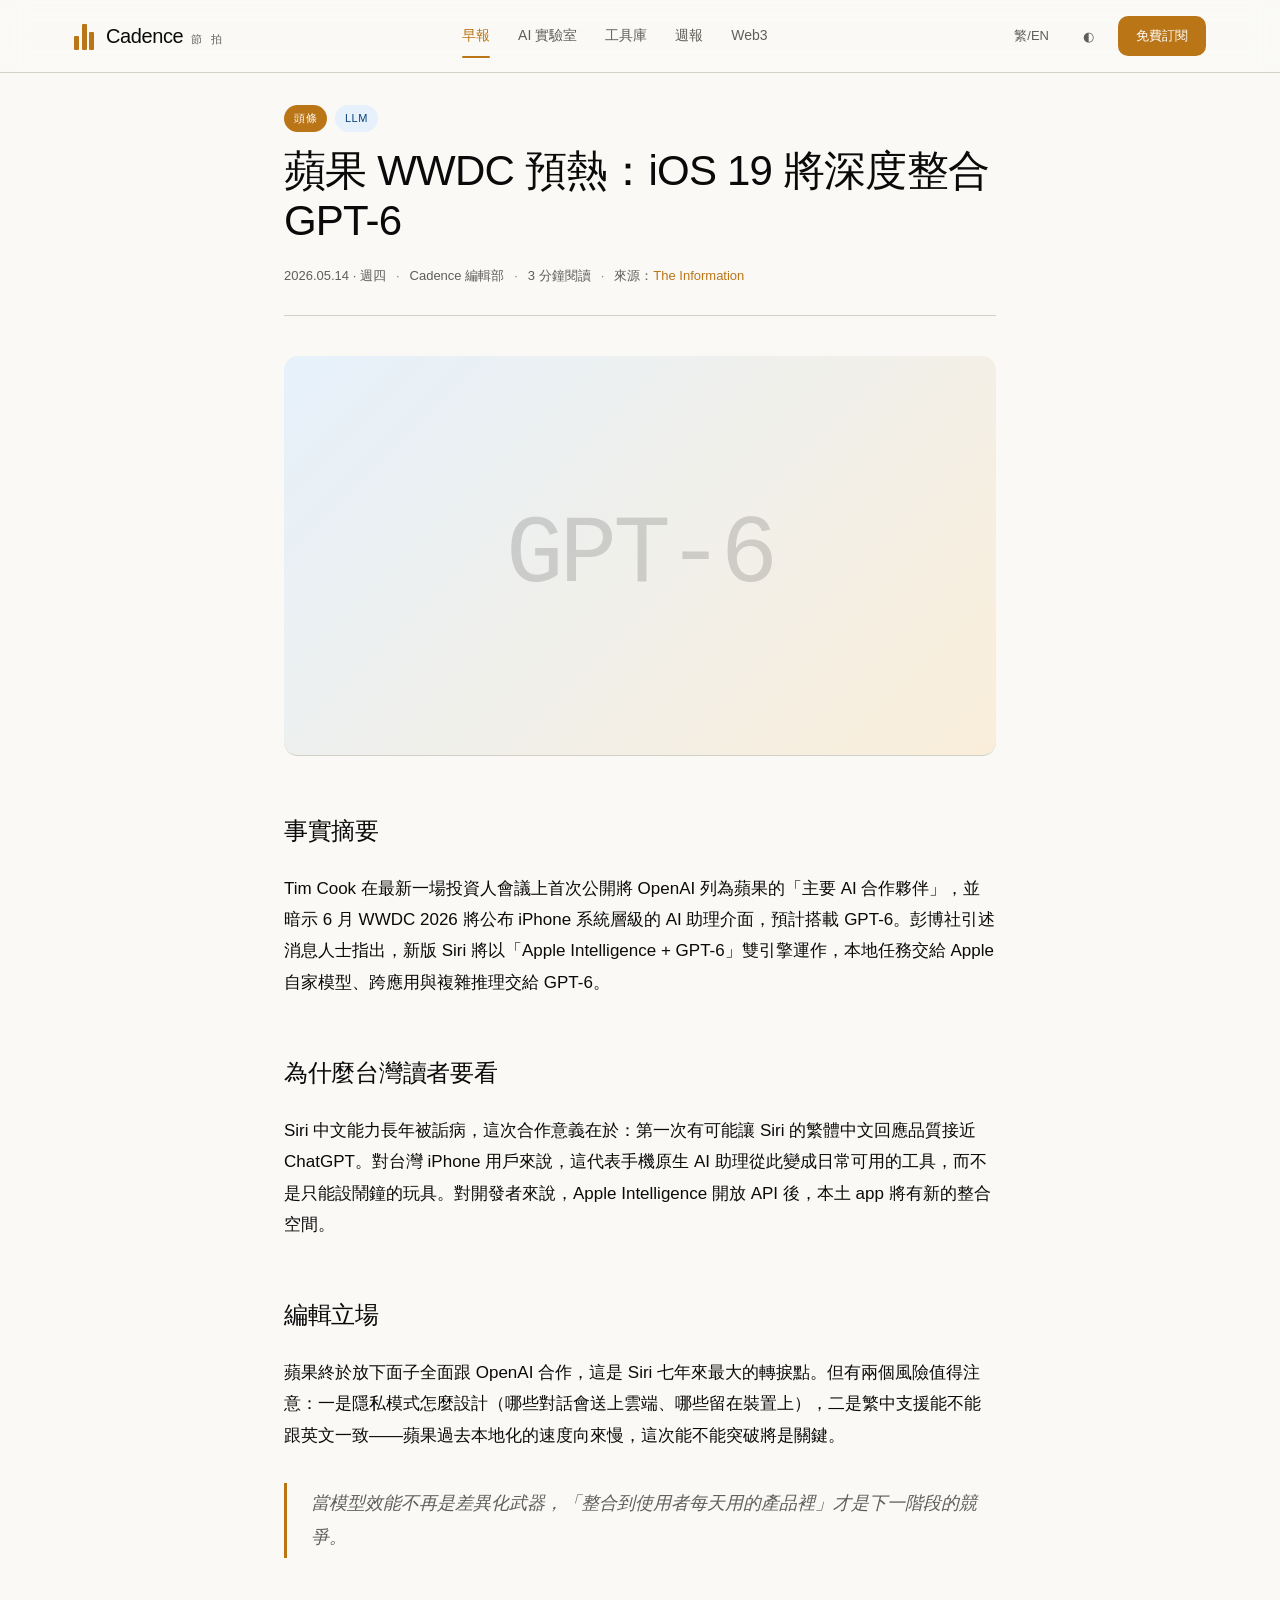
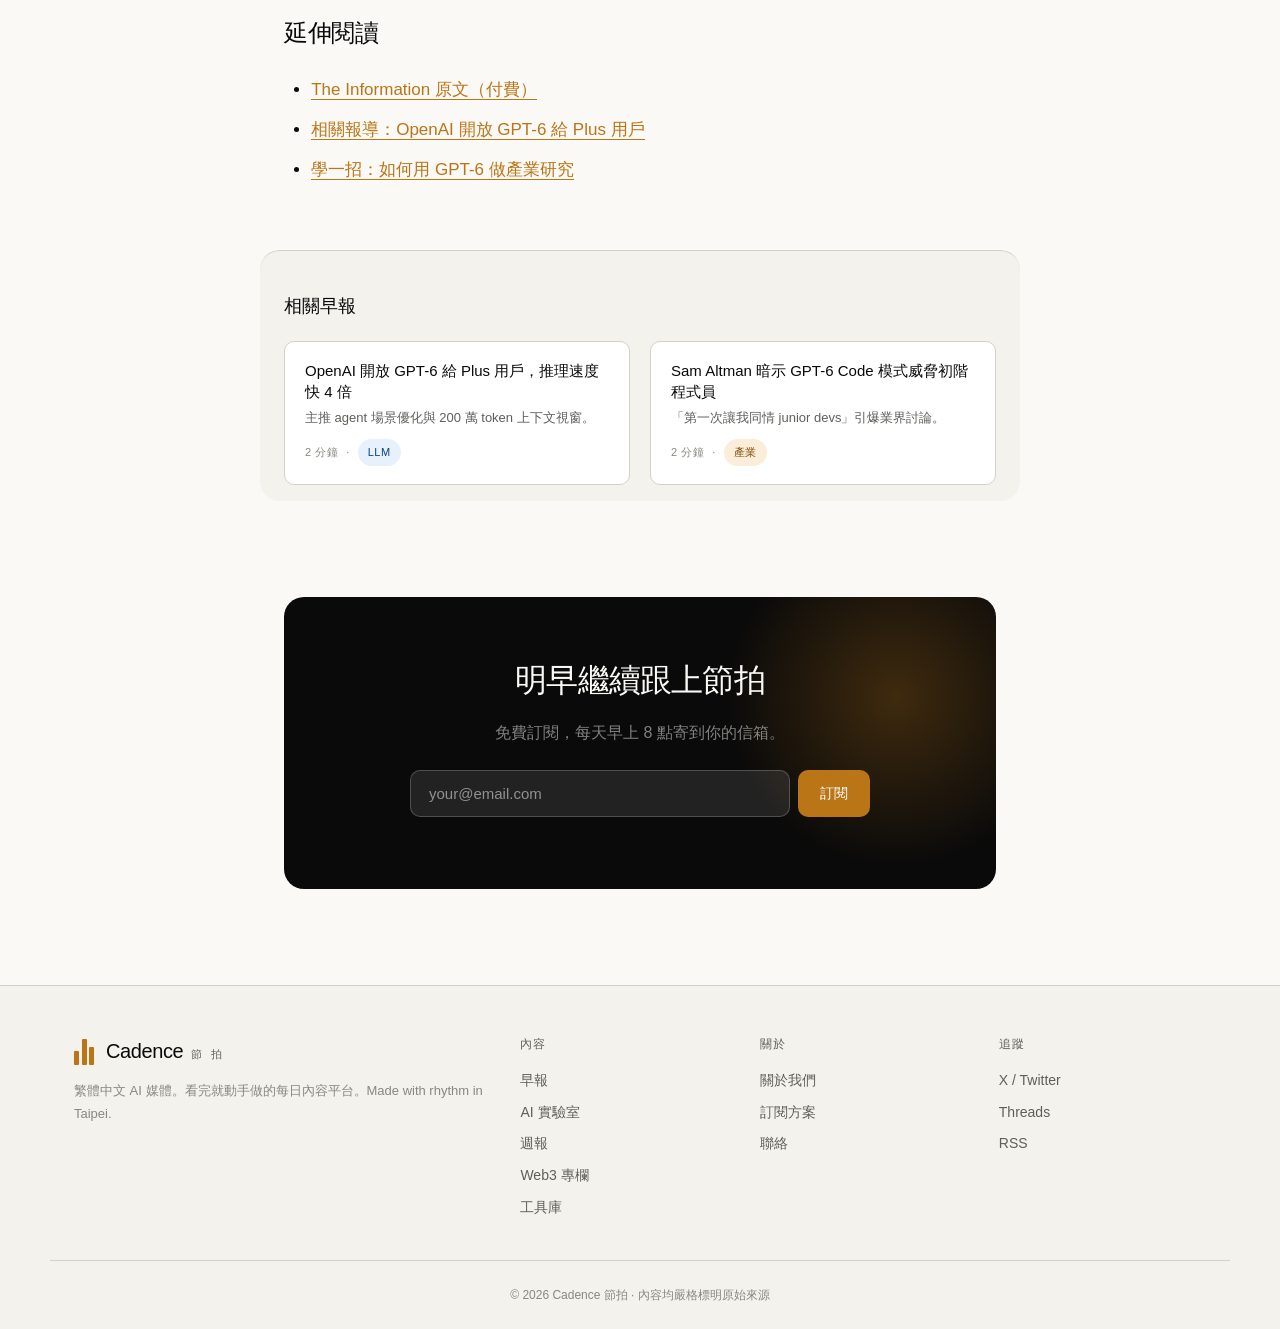
<file: news-article.html>
<!DOCTYPE html>
<html lang="zh-Hant">
<head>
<meta charset="UTF-8">
<meta name="viewport" content="width=device-width, initial-scale=1.0">
<title>蘋果 WWDC 預熱：iOS 19 將深度整合 GPT-6 · Cadence</title>
<meta name="description" content="Tim Cook 點名 OpenAI 為主要合作夥伴，預期 6 月 WWDC 公布 iPhone 系統層級 AI 助理介面，Siri 中文能力可能首次接近 ChatGPT 水準。">

<link rel="canonical" href="https://chaskawuforwork-cloud.github.io/cadence/news-article.html">

<meta property="og:type" content="article">
<meta property="og:site_name" content="Cadence 節拍">
<meta property="og:title" content="蘋果 WWDC 預熱：iOS 19 將深度整合 GPT-6">
<meta property="og:description" content="Tim Cook 點名 OpenAI 為主要合作夥伴，預期 6 月 WWDC 公布 iPhone 系統層級 AI 助理介面。">
<meta property="og:url" content="https://chaskawuforwork-cloud.github.io/cadence/news-article.html">
<meta property="og:image" content="https://chaskawuforwork-cloud.github.io/cadence/og-image.svg">
<meta property="og:image:width" content="1200">
<meta property="og:image:height" content="630">
<meta property="og:locale" content="zh_TW">

<meta name="twitter:card" content="summary_large_image">
<meta name="twitter:title" content="蘋果 WWDC 預熱：iOS 19 將深度整合 GPT-6">
<meta name="twitter:description" content="Tim Cook 點名 OpenAI 為主要合作夥伴，6 月 WWDC 將公布 iPhone 系統層級 AI 助理介面。">
<meta name="twitter:image" content="https://chaskawuforwork-cloud.github.io/cadence/og-image.svg">

<link rel="alternate" type="application/rss+xml" title="Cadence 節拍 — AI 早報 RSS" href="https://chaskawuforwork-cloud.github.io/cadence/rss.xml">

<link rel="stylesheet" href="cadence.css">
<link rel="icon" type="image/svg+xml" href="favicon.svg">

<!-- Google Analytics 4 -->
<script async src="https://www.googletagmanager.com/gtag/js?id=G-4RLD1FF8ND"></script>
<script>
  window.dataLayer = window.dataLayer || [];
  function gtag(){dataLayer.push(arguments);}
  gtag('js', new Date());
  gtag('config', 'G-4RLD1FF8ND', { anonymize_ip: true, cookie_flags: 'SameSite=None;Secure' });
</script>
</head>
<body>

<nav class="site-nav">
  <div class="nav-inner">
    <a href="index.html" class="logo">
      <span class="logo-bars"><span></span><span></span><span></span></span>
      <span class="logo-text">Cadence<small>節 拍</small></span>
    </a>
    <div class="nav-links">
      <a href="news.html" class="active">早報</a>
      <a href="lab.html">AI 實驗室</a>
      <a href="tools.html">工具庫</a>
      <a href="weekly.html">週報</a>
      <a href="web3.html">Web3</a>
    </div>
    <div class="nav-actions">
      <button class="btn-icon" onclick="toggleLang()">繁/EN</button>
      <button class="btn-icon" onclick="toggleTheme()">◐</button>
      <a href="subscribe.html" class="btn-primary small">免費訂閱</a>
    </div>
  </div>
</nav>

<main class="container-narrow">

  <article>
    <div class="article-hero">
      <div style="display:flex; gap:8px; flex-wrap:wrap; margin-bottom: 4px;">
        <span class="tag cat-headline">頭條</span>
        <span class="tag cat-llm">LLM</span>
      </div>
      <h1>蘋果 WWDC 預熱：iOS 19 將深度整合 GPT-6</h1>
      <div class="article-meta">
        <span>2026.05.14 · 週四</span>
        <span class="dot">·</span>
        <span>Cadence 編輯部</span>
        <span class="dot">·</span>
        <span>3 分鐘閱讀</span>
        <span class="dot">·</span>
        <span>來源：<a href="https://www.theinformation.com" style="color:var(--accent);">The Information</a></span>
      </div>
    </div>

    <div class="news-headline-visual" style="aspect-ratio: 16/9; border-radius: var(--radius-lg); margin-bottom: 40px;">
      <span class="glyph" style="font-size: 96px;">GPT-6</span>
    </div>

    <div class="article-body">
      <h2>事實摘要</h2>
      <p>Tim Cook 在最新一場投資人會議上首次公開將 OpenAI 列為蘋果的「主要 AI 合作夥伴」，並暗示 6 月 WWDC 2026 將公布 iPhone 系統層級的 AI 助理介面，預計搭載 GPT-6。彭博社引述消息人士指出，新版 Siri 將以「Apple Intelligence + GPT-6」雙引擎運作，本地任務交給 Apple 自家模型、跨應用與複雜推理交給 GPT-6。</p>

      <h2>為什麼台灣讀者要看</h2>
      <p>Siri 中文能力長年被詬病，這次合作意義在於：第一次有可能讓 Siri 的繁體中文回應品質接近 ChatGPT。對台灣 iPhone 用戶來說，這代表手機原生 AI 助理從此變成日常可用的工具，而不是只能設鬧鐘的玩具。對開發者來說，Apple Intelligence 開放 API 後，本土 app 將有新的整合空間。</p>

      <h2>編輯立場</h2>
      <p>蘋果終於放下面子全面跟 OpenAI 合作，這是 Siri 七年來最大的轉捩點。但有兩個風險值得注意：一是<strong>隱私模式怎麼設計</strong>（哪些對話會送上雲端、哪些留在裝置上），二是<strong>繁中支援能不能跟英文一致</strong>——蘋果過去本地化的速度向來慢，這次能不能突破將是關鍵。</p>

      <blockquote>當模型效能不再是差異化武器，「整合到使用者每天用的產品裡」才是下一階段的競爭。</blockquote>

      <h2>延伸閱讀</h2>
      <ul>
        <li><a href="https://www.theinformation.com">The Information 原文（付費）</a></li>
        <li><a href="news-article.html">相關報導：OpenAI 開放 GPT-6 給 Plus 用戶</a></li>
        <li><a href="lab-article.html">學一招：如何用 GPT-6 做產業研究</a></li>
      </ul>
    </div>
  </article>

  <section style="margin-top: 64px; padding-top: 40px; border-top: 0.5px solid var(--border);">
    <h3 style="font-size:18px; font-weight:500; margin-bottom:20px;">相關早報</h3>
    <div class="grid-2">
      <a href="news-article.html" class="news-card-small">
        <h4>OpenAI 開放 GPT-6 給 Plus 用戶，推理速度快 4 倍</h4>
        <p class="summary">主推 agent 場景優化與 200 萬 token 上下文視窗。</p>
        <div class="news-meta"><span>2 分鐘</span> · <span class="tag cat-llm">LLM</span></div>
      </a>
      <a href="news-article.html" class="news-card-small">
        <h4>Sam Altman 暗示 GPT-6 Code 模式威脅初階程式員</h4>
        <p class="summary">「第一次讓我同情 junior devs」引爆業界討論。</p>
        <div class="news-meta"><span>2 分鐘</span> · <span class="tag cat-industry">產業</span></div>
      </a>
    </div>
  </section>

  <section>
    <div class="cta-banner">
      <div class="cta-banner-inner">
        <h2>明早繼續跟上節拍</h2>
        <p>免費訂閱，每天早上 8 點寄到你的信箱。</p>
        <form class="hero-form" onsubmit="return handleSubscribe(this)">
          <input type="email" name="email" placeholder="your@email.com" required>
          <button type="submit" class="btn-primary">訂閱</button>
        </form>
      </div>
    </div>
  </section>

</main>

<footer>
  <div class="footer-inner">
    <div class="footer-col">
      <div class="logo" style="margin-bottom: 12px;"><span class="logo-bars"><span></span><span></span><span></span></span><span class="logo-text">Cadence<small>節 拍</small></span></div>
      <p class="brand-text">繁體中文 AI 媒體。看完就動手做的每日內容平台。Made with rhythm in Taipei.</p>
    </div>
    <div class="footer-col"><h4>內容</h4><a href="news.html">早報</a><a href="lab.html">AI 實驗室</a><a href="weekly.html">週報</a><a href="web3.html">Web3 專欄</a><a href="tools.html">工具庫</a></div>
    <div class="footer-col"><h4>關於</h4><a href="about.html">關於我們</a><a href="subscribe.html">訂閱方案</a><a href="mailto:hi@cadence.tw">聯絡</a></div>
    <div class="footer-col"><h4>追蹤</h4><a href="#">X / Twitter</a><a href="#">Threads</a><a href="#">RSS</a></div>
  </div>
  <div class="footer-bottom">© 2026 Cadence 節拍 · 內容均嚴格標明原始來源</div>
</footer>
<script src="cadence.js"></script>
</body>
</html>
</file>
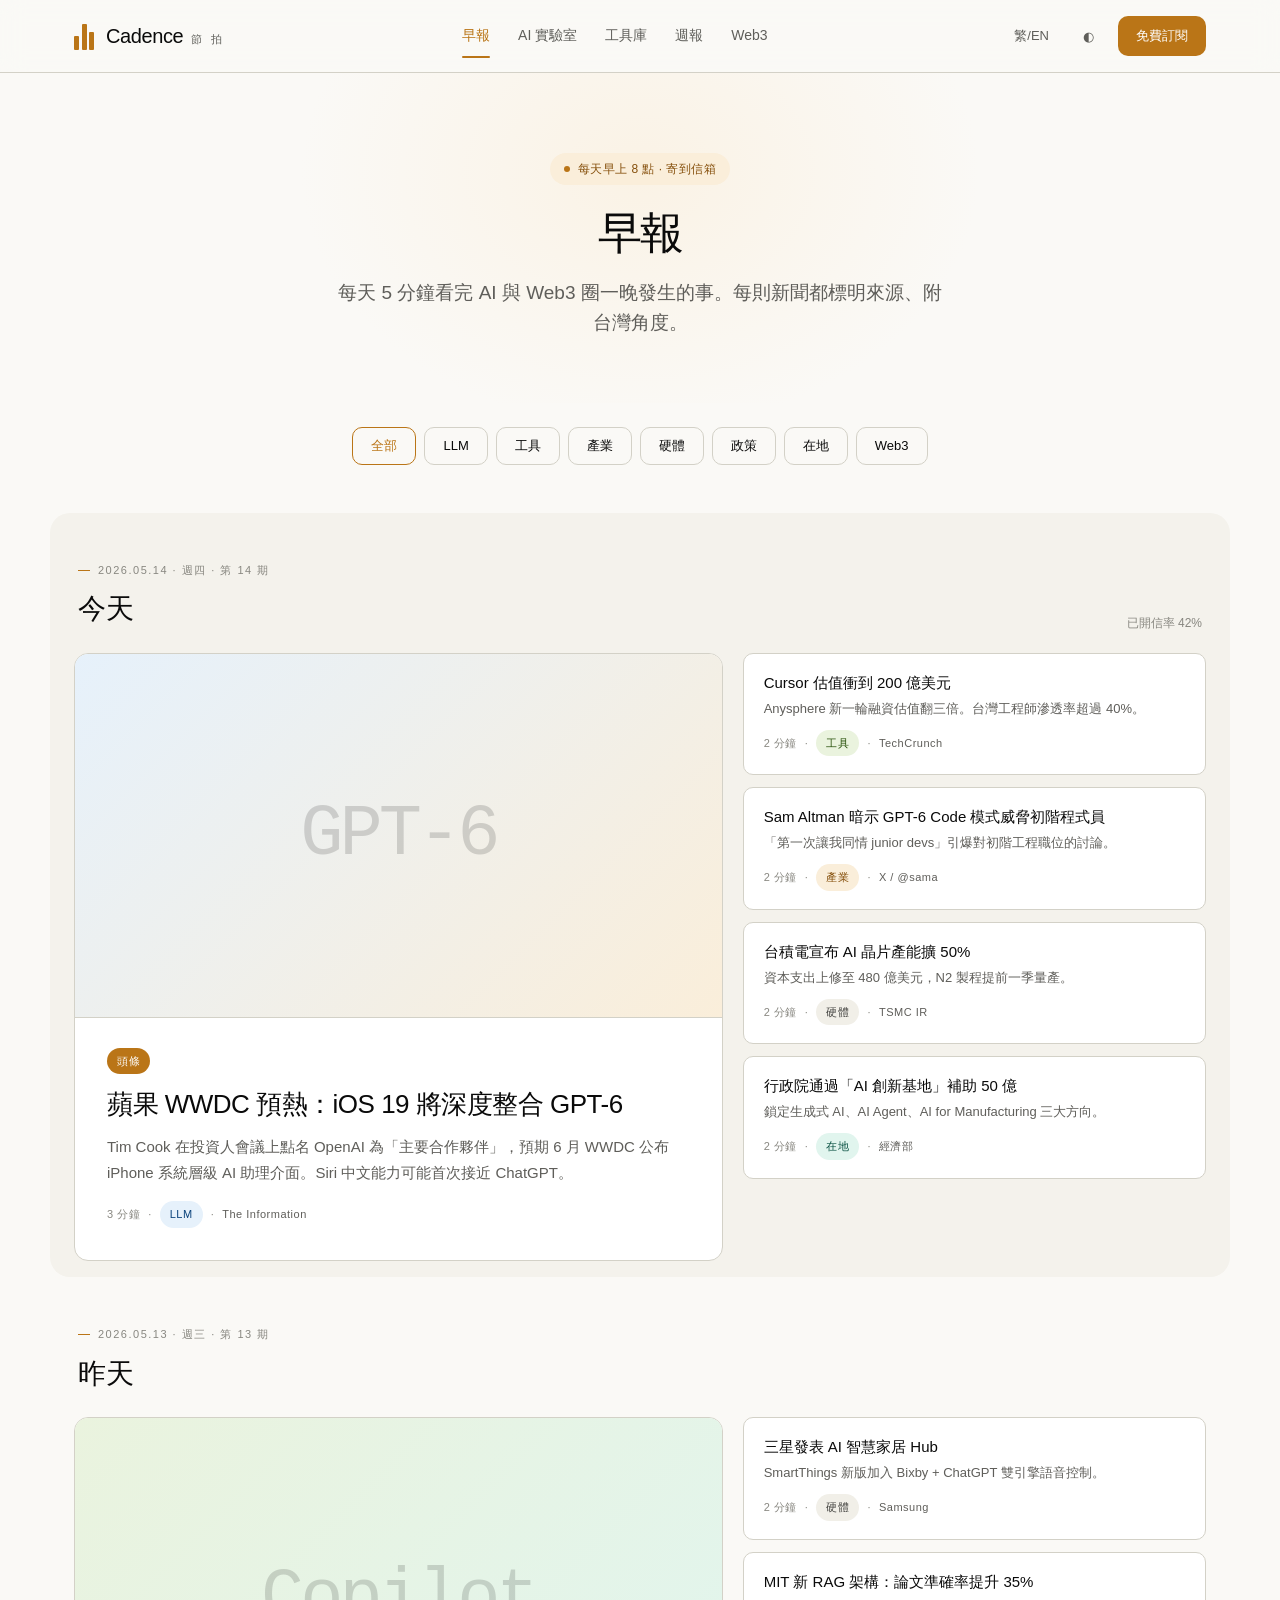
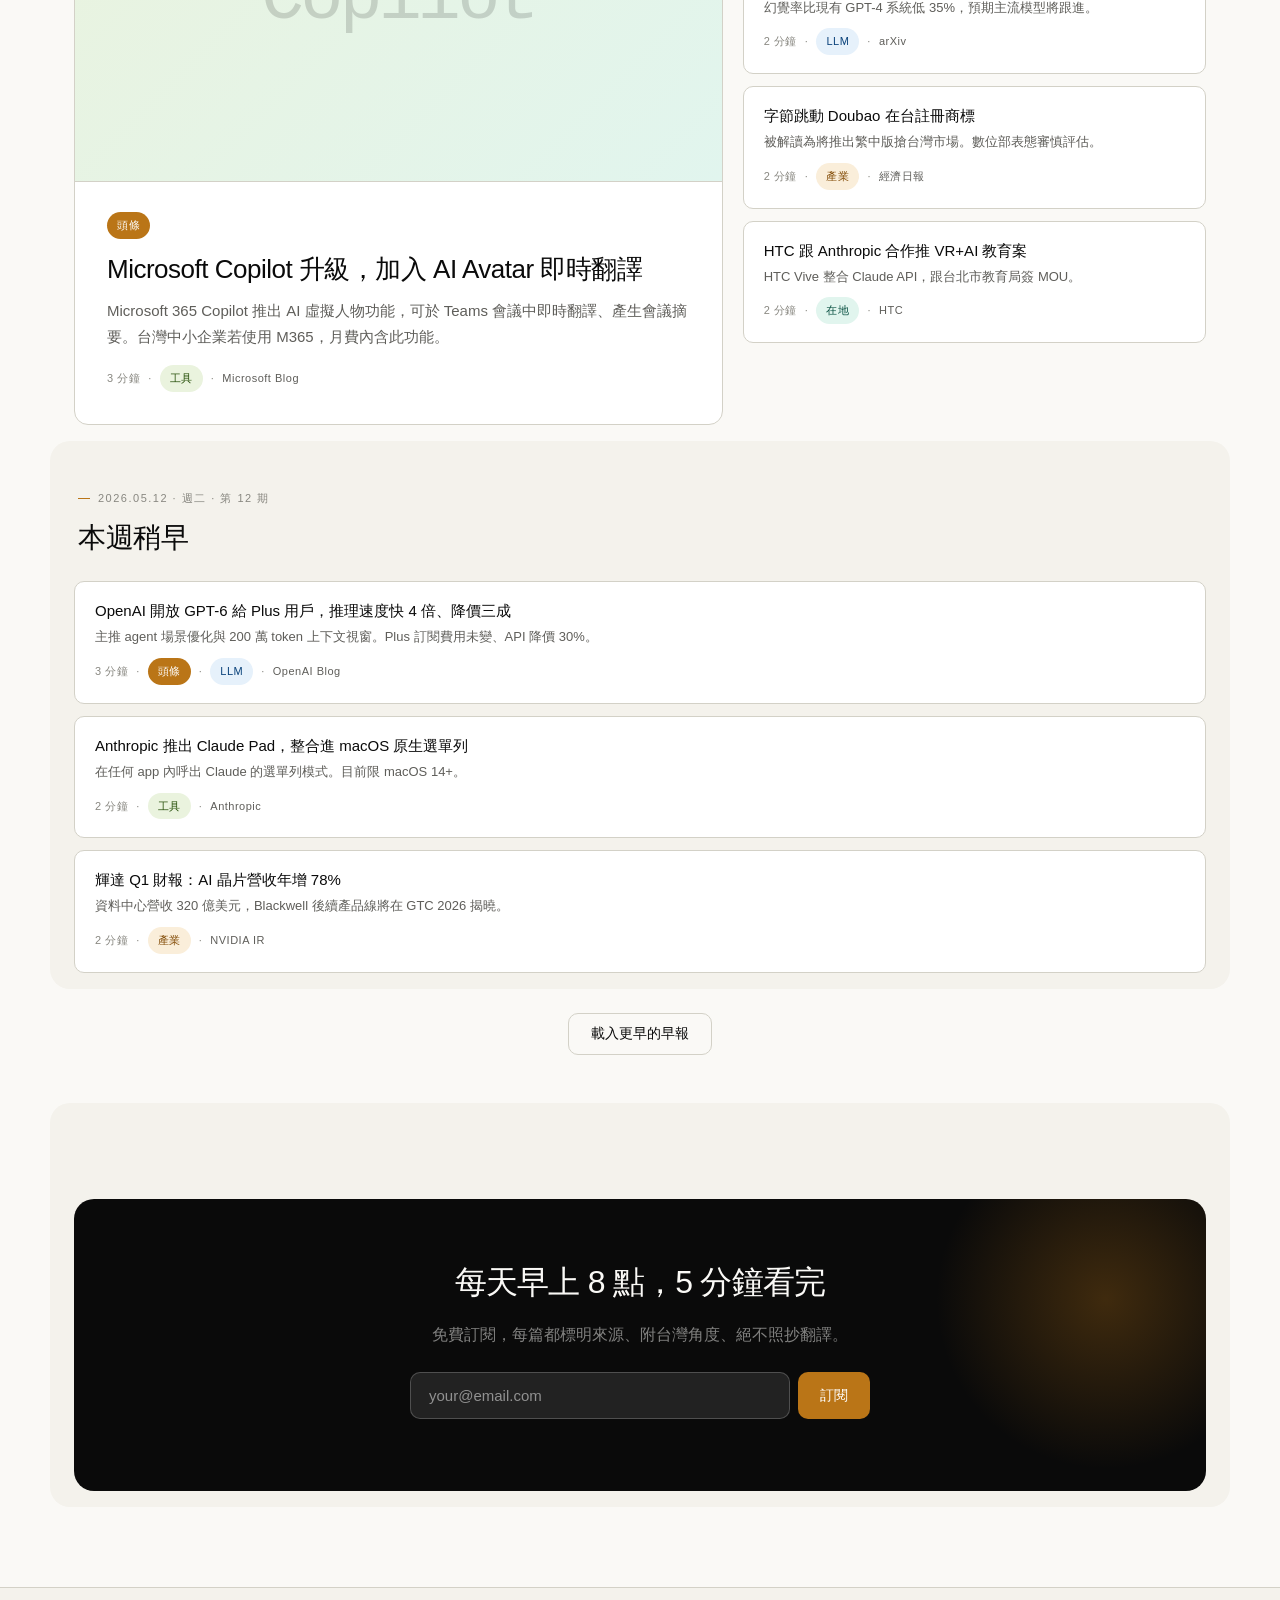
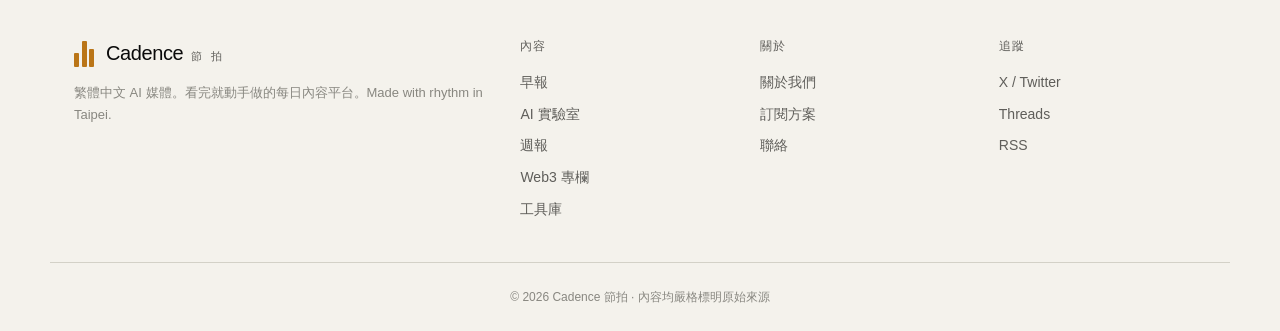
<file: news.html>
<!DOCTYPE html>
<html lang="zh-Hant">
<head>
<meta charset="UTF-8">
<meta name="viewport" content="width=device-width, initial-scale=1.0">
<title>早報 · Cadence 節拍</title>
<meta name="description" content="繁體中文 AI 早報。每天 5 分鐘掌握 AI 與 Web3 重點新聞，看完就動手做。">

<link rel="canonical" href="https://chaskawuforwork-cloud.github.io/cadence/news.html">

<meta property="og:type" content="website">
<meta property="og:site_name" content="Cadence 節拍">
<meta property="og:title" content="早報 · Cadence 節拍">
<meta property="og:description" content="繁體中文 AI 早報。每天 5 分鐘掌握 AI 與 Web3 重點新聞。">
<meta property="og:url" content="https://chaskawuforwork-cloud.github.io/cadence/news.html">
<meta property="og:image" content="https://chaskawuforwork-cloud.github.io/cadence/og-image.svg">
<meta property="og:image:width" content="1200">
<meta property="og:image:height" content="630">
<meta property="og:locale" content="zh_TW">

<meta name="twitter:card" content="summary_large_image">
<meta name="twitter:title" content="早報 · Cadence 節拍">
<meta name="twitter:description" content="繁體中文 AI 早報。每天 5 分鐘掌握 AI 與 Web3 重點新聞。">
<meta name="twitter:image" content="https://chaskawuforwork-cloud.github.io/cadence/og-image.svg">

<link rel="alternate" type="application/rss+xml" title="Cadence 節拍 — AI 早報 RSS" href="https://chaskawuforwork-cloud.github.io/cadence/rss.xml">

<link rel="stylesheet" href="cadence.css">
<link rel="icon" type="image/svg+xml" href="favicon.svg">

<!-- Google Analytics 4 -->
<script async src="https://www.googletagmanager.com/gtag/js?id=G-4RLD1FF8ND"></script>
<script>
  window.dataLayer = window.dataLayer || [];
  function gtag(){dataLayer.push(arguments);}
  gtag('js', new Date());
  gtag('config', 'G-4RLD1FF8ND', { anonymize_ip: true, cookie_flags: 'SameSite=None;Secure' });
</script>
</head>
<body>

<nav class="site-nav">
  <div class="nav-inner">
    <a href="index.html" class="logo">
      <span class="logo-bars"><span></span><span></span><span></span></span>
      <span class="logo-text">Cadence<small>節 拍</small></span>
    </a>
    <div class="nav-links">
      <a href="news.html" class="active">早報</a>
      <a href="lab.html">AI 實驗室</a>
      <a href="tools.html">工具庫</a>
      <a href="weekly.html">週報</a>
      <a href="web3.html">Web3</a>
    </div>
    <div class="nav-actions">
      <button class="btn-icon" onclick="toggleLang()">繁/EN</button>
      <button class="btn-icon" onclick="toggleTheme()">◐</button>
      <a href="subscribe.html" class="btn-primary small">免費訂閱</a>
    </div>
  </div>
</nav>

<section class="hero" style="padding-bottom: 32px;">
  <div class="hero-inner">
    <span class="hero-eyebrow">每天早上 8 點 · 寄到信箱</span>
    <h1 style="font-size: 44px;">早報</h1>
    <p class="hero-subtitle">每天 5 分鐘看完 AI 與 Web3 圈一晚發生的事。每則新聞都標明來源、附台灣角度。</p>
  </div>
</section>

<main class="container">

  <section style="padding-top: 24px;">
    <div style="display:flex; gap:8px; flex-wrap:wrap; margin-bottom:32px; justify-content:center;">
      <button class="btn-secondary small" style="border-color: var(--accent); color: var(--accent);">全部</button>
      <button class="btn-secondary small">LLM</button>
      <button class="btn-secondary small">工具</button>
      <button class="btn-secondary small">產業</button>
      <button class="btn-secondary small">硬體</button>
      <button class="btn-secondary small">政策</button>
      <button class="btn-secondary small">在地</button>
      <button class="btn-secondary small">Web3</button>
    </div>
  </section>

  <section>
    <div class="section-header">
      <div>
        <p class="kicker">2026.05.14 · 週四 · 第 14 期</p>
        <h2>今天</h2>
      </div>
      <span style="font-size: 12px; color: var(--text-3);">已開信率 42%</span>
    </div>
    <div class="grid-brief">
      <a href="news-article.html" class="news-headline">
        <div class="news-headline-visual">
          <span class="glyph">GPT-6</span>
        </div>
        <div class="news-headline-body">
          <span class="tag cat-headline">頭條</span>
          <h3>蘋果 WWDC 預熱：iOS 19 將深度整合 GPT-6</h3>
          <p>Tim Cook 在投資人會議上點名 OpenAI 為「主要合作夥伴」，預期 6 月 WWDC 公布 iPhone 系統層級 AI 助理介面。Siri 中文能力可能首次接近 ChatGPT。</p>
          <div class="news-meta"><span>3 分鐘</span><span>·</span><span class="tag cat-llm">LLM</span><span>·</span><span class="source">The Information</span></div>
        </div>
      </a>
      <div class="grid-news-list">
        <a href="news-article.html" class="news-card-small">
          <h4>Cursor 估值衝到 200 億美元</h4>
          <p class="summary">Anysphere 新一輪融資估值翻三倍。台灣工程師滲透率超過 40%。</p>
          <div class="news-meta"><span>2 分鐘</span> · <span class="tag cat-tool">工具</span> · <span class="source">TechCrunch</span></div>
        </a>
        <a href="news-article.html" class="news-card-small">
          <h4>Sam Altman 暗示 GPT-6 Code 模式威脅初階程式員</h4>
          <p class="summary">「第一次讓我同情 junior devs」引爆對初階工程職位的討論。</p>
          <div class="news-meta"><span>2 分鐘</span> · <span class="tag cat-industry">產業</span> · <span class="source">X / @sama</span></div>
        </a>
        <a href="news-article.html" class="news-card-small">
          <h4>台積電宣布 AI 晶片產能擴 50%</h4>
          <p class="summary">資本支出上修至 480 億美元，N2 製程提前一季量產。</p>
          <div class="news-meta"><span>2 分鐘</span> · <span class="tag cat-hw">硬體</span> · <span class="source">TSMC IR</span></div>
        </a>
        <a href="news-article.html" class="news-card-small">
          <h4>行政院通過「AI 創新基地」補助 50 億</h4>
          <p class="summary">鎖定生成式 AI、AI Agent、AI for Manufacturing 三大方向。</p>
          <div class="news-meta"><span>2 分鐘</span> · <span class="tag cat-local">在地</span> · <span class="source">經濟部</span></div>
        </a>
      </div>
    </div>
  </section>

  <section>
    <div class="section-header">
      <div>
        <p class="kicker">2026.05.13 · 週三 · 第 13 期</p>
        <h2>昨天</h2>
      </div>
    </div>
    <div class="grid-brief">
      <a href="news-article.html" class="news-headline">
        <div class="news-headline-visual cat-tool">
          <span class="glyph">Copilot</span>
        </div>
        <div class="news-headline-body">
          <span class="tag cat-headline">頭條</span>
          <h3>Microsoft Copilot 升級，加入 AI Avatar 即時翻譯</h3>
          <p>Microsoft 365 Copilot 推出 AI 虛擬人物功能，可於 Teams 會議中即時翻譯、產生會議摘要。台灣中小企業若使用 M365，月費內含此功能。</p>
          <div class="news-meta"><span>3 分鐘</span><span>·</span><span class="tag cat-tool">工具</span><span>·</span><span class="source">Microsoft Blog</span></div>
        </div>
      </a>
      <div class="grid-news-list">
        <a href="news-article.html" class="news-card-small">
          <h4>三星發表 AI 智慧家居 Hub</h4>
          <p class="summary">SmartThings 新版加入 Bixby + ChatGPT 雙引擎語音控制。</p>
          <div class="news-meta"><span>2 分鐘</span> · <span class="tag cat-hw">硬體</span> · <span class="source">Samsung</span></div>
        </a>
        <a href="news-article.html" class="news-card-small">
          <h4>MIT 新 RAG 架構：論文準確率提升 35%</h4>
          <p class="summary">幻覺率比現有 GPT-4 系統低 35%，預期主流模型將跟進。</p>
          <div class="news-meta"><span>2 分鐘</span> · <span class="tag cat-llm">LLM</span> · <span class="source">arXiv</span></div>
        </a>
        <a href="news-article.html" class="news-card-small">
          <h4>字節跳動 Doubao 在台註冊商標</h4>
          <p class="summary">被解讀為將推出繁中版搶台灣市場。數位部表態審慎評估。</p>
          <div class="news-meta"><span>2 分鐘</span> · <span class="tag cat-industry">產業</span> · <span class="source">經濟日報</span></div>
        </a>
        <a href="news-article.html" class="news-card-small">
          <h4>HTC 跟 Anthropic 合作推 VR+AI 教育案</h4>
          <p class="summary">HTC Vive 整合 Claude API，跟台北市教育局簽 MOU。</p>
          <div class="news-meta"><span>2 分鐘</span> · <span class="tag cat-local">在地</span> · <span class="source">HTC</span></div>
        </a>
      </div>
    </div>
  </section>

  <section>
    <div class="section-header">
      <div>
        <p class="kicker">2026.05.12 · 週二 · 第 12 期</p>
        <h2>本週稍早</h2>
      </div>
    </div>
    <div class="grid-news-list">
      <a href="news-article.html" class="news-card-small">
        <h4>OpenAI 開放 GPT-6 給 Plus 用戶，推理速度快 4 倍、降價三成</h4>
        <p class="summary">主推 agent 場景優化與 200 萬 token 上下文視窗。Plus 訂閱費用未變、API 降價 30%。</p>
        <div class="news-meta"><span>3 分鐘</span> · <span class="tag cat-headline">頭條</span> · <span class="tag cat-llm">LLM</span> · <span class="source">OpenAI Blog</span></div>
      </a>
      <a href="news-article.html" class="news-card-small">
        <h4>Anthropic 推出 Claude Pad，整合進 macOS 原生選單列</h4>
        <p class="summary">在任何 app 內呼出 Claude 的選單列模式。目前限 macOS 14+。</p>
        <div class="news-meta"><span>2 分鐘</span> · <span class="tag cat-tool">工具</span> · <span class="source">Anthropic</span></div>
      </a>
      <a href="news-article.html" class="news-card-small">
        <h4>輝達 Q1 財報：AI 晶片營收年增 78%</h4>
        <p class="summary">資料中心營收 320 億美元，Blackwell 後續產品線將在 GTC 2026 揭曉。</p>
        <div class="news-meta"><span>2 分鐘</span> · <span class="tag cat-industry">產業</span> · <span class="source">NVIDIA IR</span></div>
      </a>
    </div>
  </section>

  <section style="text-align:center; padding: 24px 0 48px;">
    <button class="btn-secondary">載入更早的早報</button>
  </section>

  <section>
    <div class="cta-banner">
      <div class="cta-banner-inner">
        <h2>每天早上 8 點，5 分鐘看完</h2>
        <p>免費訂閱，每篇都標明來源、附台灣角度、絕不照抄翻譯。</p>
        <form class="hero-form" onsubmit="return handleSubscribe(this)">
          <input type="email" name="email" placeholder="your@email.com" required>
          <button type="submit" class="btn-primary">訂閱</button>
        </form>
      </div>
    </div>
  </section>

</main>

<footer>
  <div class="footer-inner">
    <div class="footer-col">
      <div class="logo" style="margin-bottom: 12px;"><span class="logo-bars"><span></span><span></span><span></span></span><span class="logo-text">Cadence<small>節 拍</small></span></div>
      <p class="brand-text">繁體中文 AI 媒體。看完就動手做的每日內容平台。Made with rhythm in Taipei.</p>
    </div>
    <div class="footer-col"><h4>內容</h4><a href="news.html">早報</a><a href="lab.html">AI 實驗室</a><a href="weekly.html">週報</a><a href="web3.html">Web3 專欄</a><a href="tools.html">工具庫</a></div>
    <div class="footer-col"><h4>關於</h4><a href="about.html">關於我們</a><a href="subscribe.html">訂閱方案</a><a href="mailto:hi@cadence.tw">聯絡</a></div>
    <div class="footer-col"><h4>追蹤</h4><a href="#">X / Twitter</a><a href="#">Threads</a><a href="#">RSS</a></div>
  </div>
  <div class="footer-bottom">© 2026 Cadence 節拍 · 內容均嚴格標明原始來源</div>
</footer>
<script src="cadence.js"></script>
</body>
</html>
</file>
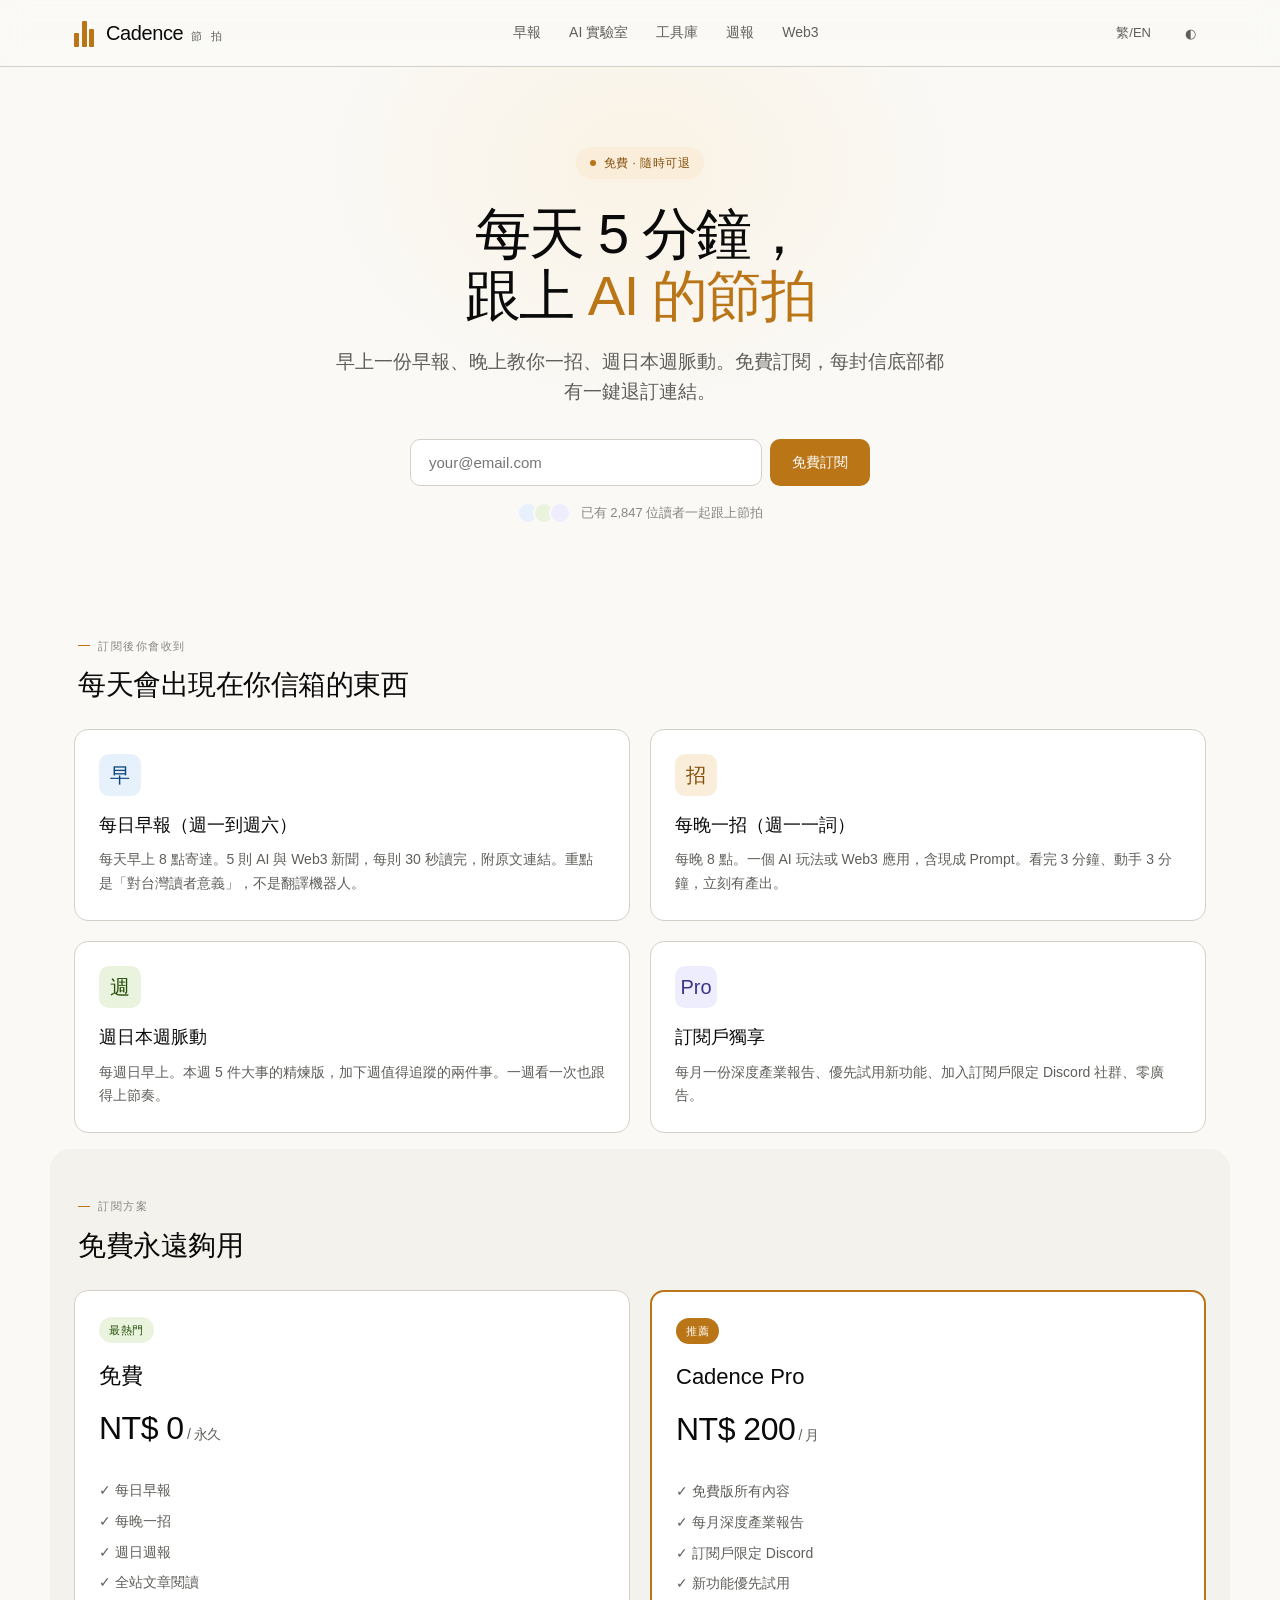
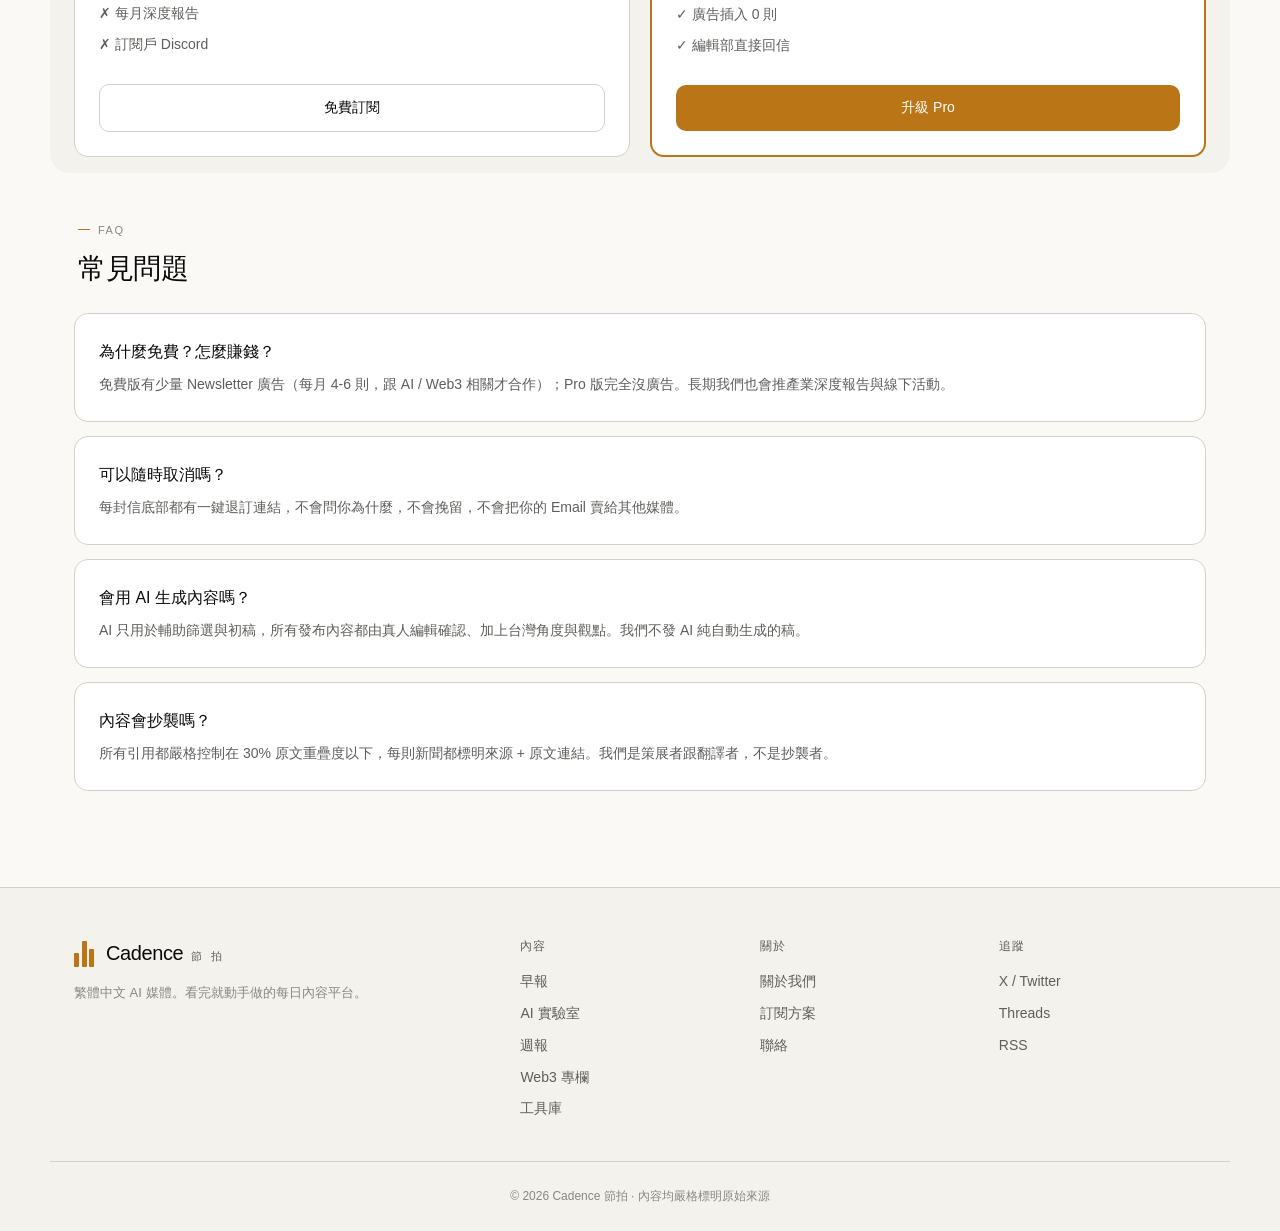
<file: subscribe.html>
<!DOCTYPE html>
<html lang="zh-Hant">
<head>
<meta charset="UTF-8">
<meta name="viewport" content="width=device-width, initial-scale=1.0">
<title>訂閱 Cadence 節拍</title>
<meta name="description" content="免費訂閱，每天早上 8 點收到 AI 早報。隨時可退。台灣首個結合 AI 早報 + 實戰教學的中文媒體。">

<link rel="canonical" href="https://chaskawuforwork-cloud.github.io/cadence/subscribe.html">

<meta property="og:type" content="website">
<meta property="og:site_name" content="Cadence 節拍">
<meta property="og:title" content="訂閱 Cadence 節拍 — 每天 5 分鐘跟上 AI">
<meta property="og:description" content="免費訂閱，每天早上 8 點收到 AI 早報。隨時可退。">
<meta property="og:url" content="https://chaskawuforwork-cloud.github.io/cadence/subscribe.html">
<meta property="og:image" content="https://chaskawuforwork-cloud.github.io/cadence/og-image.svg">
<meta property="og:image:width" content="1200">
<meta property="og:image:height" content="630">
<meta property="og:locale" content="zh_TW">

<meta name="twitter:card" content="summary_large_image">
<meta name="twitter:title" content="訂閱 Cadence 節拍 — 每天 5 分鐘跟上 AI">
<meta name="twitter:description" content="免費訂閱，每天早上 8 點收到 AI 早報。隨時可退。">
<meta name="twitter:image" content="https://chaskawuforwork-cloud.github.io/cadence/og-image.svg">

<link rel="alternate" type="application/rss+xml" title="Cadence 節拍 — AI 早報 RSS" href="https://chaskawuforwork-cloud.github.io/cadence/rss.xml">

<link rel="stylesheet" href="cadence.css">
<link rel="icon" type="image/svg+xml" href="favicon.svg">

<!-- Google Analytics 4 -->
<script async src="https://www.googletagmanager.com/gtag/js?id=G-4RLD1FF8ND"></script>
<script>
  window.dataLayer = window.dataLayer || [];
  function gtag(){dataLayer.push(arguments);}
  gtag('js', new Date());
  gtag('config', 'G-4RLD1FF8ND', { anonymize_ip: true, cookie_flags: 'SameSite=None;Secure' });
</script>
</head>
<body>

<nav class="site-nav">
  <div class="nav-inner">
    <a href="index.html" class="logo">
      <span class="logo-bars"><span></span><span></span><span></span></span>
      <span class="logo-text">Cadence<small>節 拍</small></span>
    </a>
    <div class="nav-links">
      <a href="news.html">早報</a>
      <a href="lab.html">AI 實驗室</a>
      <a href="tools.html">工具庫</a>
      <a href="weekly.html">週報</a>
      <a href="web3.html">Web3</a>
    </div>
    <div class="nav-actions">
      <button class="btn-icon" onclick="toggleLang()">繁/EN</button>
      <button class="btn-icon" onclick="toggleTheme()">◐</button>
    </div>
  </div>
</nav>

<section class="hero">
  <div class="hero-inner">
    <span class="hero-eyebrow">免費 · 隨時可退</span>
    <h1>每天 5 分鐘，<br>跟上 <span class="accent">AI 的節拍</span></h1>
    <p class="hero-subtitle">早上一份早報、晚上教你一招、週日本週脈動。免費訂閱，每封信底部都有一鍵退訂連結。</p>
    <form class="hero-form" onsubmit="return handleSubscribe(this)">
      <input type="email" name="email" placeholder="your@email.com" required>
      <button type="submit" class="btn-primary">免費訂閱</button>
    </form>
    <p class="hero-social-proof">
      <span class="dots"><span></span><span></span><span></span></span>
      已有 2,847 位讀者一起跟上節拍
    </p>
  </div>
</section>

<main class="container">

  <section>
    <div class="section-header"><div><p class="kicker">訂閱後你會收到</p><h2>每天會出現在你信箱的東西</h2></div></div>
    <div class="grid-2">
      <div class="card">
        <div style="width:42px; height:42px; border-radius:10px; background:var(--cat-llm-bg); color:var(--cat-llm-text); display:flex; align-items:center; justify-content:center; font-weight:500; font-size:20px; margin-bottom: 14px;">早</div>
        <h3 style="font-size:18px; font-weight:500; margin-bottom:8px;">每日早報（週一到週六）</h3>
        <p style="font-size:14px; color:var(--text-2); line-height:1.7;">每天早上 8 點寄達。5 則 AI 與 Web3 新聞，每則 30 秒讀完，附原文連結。重點是「對台灣讀者意義」，不是翻譯機器人。</p>
      </div>
      <div class="card">
        <div style="width:42px; height:42px; border-radius:10px; background:var(--cat-industry-bg); color:var(--cat-industry-text); display:flex; align-items:center; justify-content:center; font-weight:500; font-size:20px; margin-bottom: 14px;">招</div>
        <h3 style="font-size:18px; font-weight:500; margin-bottom:8px;">每晚一招（週一一詞）</h3>
        <p style="font-size:14px; color:var(--text-2); line-height:1.7;">每晚 8 點。一個 AI 玩法或 Web3 應用，含現成 Prompt。看完 3 分鐘、動手 3 分鐘，立刻有產出。</p>
      </div>
      <div class="card">
        <div style="width:42px; height:42px; border-radius:10px; background:var(--cat-tool-bg); color:var(--cat-tool-text); display:flex; align-items:center; justify-content:center; font-weight:500; font-size:20px; margin-bottom: 14px;">週</div>
        <h3 style="font-size:18px; font-weight:500; margin-bottom:8px;">週日本週脈動</h3>
        <p style="font-size:14px; color:var(--text-2); line-height:1.7;">每週日早上。本週 5 件大事的精煉版，加下週值得追蹤的兩件事。一週看一次也跟得上節奏。</p>
      </div>
      <div class="card">
        <div style="width:42px; height:42px; border-radius:10px; background:var(--cat-web3-bg); color:var(--cat-web3-text); display:flex; align-items:center; justify-content:center; font-weight:500; font-size:20px; margin-bottom: 14px;">Pro</div>
        <h3 style="font-size:18px; font-weight:500; margin-bottom:8px;">訂閱戶獨享</h3>
        <p style="font-size:14px; color:var(--text-2); line-height:1.7;">每月一份深度產業報告、優先試用新功能、加入訂閱戶限定 Discord 社群、零廣告。</p>
      </div>
    </div>
  </section>

  <section>
    <div class="section-header"><div><p class="kicker">訂閱方案</p><h2>免費永遠夠用</h2></div></div>
    <div class="grid-2">
      <div class="card" style="position: relative;">
        <span class="tag cat-tool" style="margin-bottom:14px;">最熱門</span>
        <h3 style="font-size:22px; font-weight:500; margin-bottom:6px;">免費</h3>
        <p style="font-size:32px; font-weight:500; margin-bottom:20px; letter-spacing:-0.5px;">NT$ 0<span style="font-size:14px; color:var(--text-2); font-weight:400;"> / 永久</span></p>
        <ul style="font-size:14px; color:var(--text-2); line-height:2.2; list-style:none; padding:0; margin-bottom:24px;">
          <li>✓ 每日早報</li>
          <li>✓ 每晚一招</li>
          <li>✓ 週日週報</li>
          <li>✓ 全站文章閱讀</li>
          <li>✗ 每月深度報告</li>
          <li>✗ 訂閱戶 Discord</li>
        </ul>
        <a href="#" class="btn-secondary" style="width:100%; justify-content:center;">免費訂閱</a>
      </div>
      <div class="card featured" style="position: relative;">
        <span class="tag cat-headline" style="margin-bottom:14px;">推薦</span>
        <h3 style="font-size:22px; font-weight:500; margin-bottom:6px;">Cadence Pro</h3>
        <p style="font-size:32px; font-weight:500; margin-bottom:20px; letter-spacing:-0.5px;">NT$ 200<span style="font-size:14px; color:var(--text-2); font-weight:400;"> / 月</span></p>
        <ul style="font-size:14px; color:var(--text-2); line-height:2.2; list-style:none; padding:0; margin-bottom:24px;">
          <li>✓ 免費版所有內容</li>
          <li>✓ 每月深度產業報告</li>
          <li>✓ 訂閱戶限定 Discord</li>
          <li>✓ 新功能優先試用</li>
          <li>✓ 廣告插入 0 則</li>
          <li>✓ 編輯部直接回信</li>
        </ul>
        <a href="#" class="btn-primary" style="width:100%; justify-content:center;">升級 Pro</a>
      </div>
    </div>
  </section>

  <section>
    <div class="section-header"><div><p class="kicker">FAQ</p><h2>常見問題</h2></div></div>
    <div style="display:flex; flex-direction:column; gap:14px;">
      <div class="card">
        <h3 style="font-size:16px; font-weight:500; margin-bottom:8px;">為什麼免費？怎麼賺錢？</h3>
        <p style="font-size:14px; color:var(--text-2); line-height:1.7;">免費版有少量 Newsletter 廣告（每月 4-6 則，跟 AI / Web3 相關才合作）；Pro 版完全沒廣告。長期我們也會推產業深度報告與線下活動。</p>
      </div>
      <div class="card">
        <h3 style="font-size:16px; font-weight:500; margin-bottom:8px;">可以隨時取消嗎？</h3>
        <p style="font-size:14px; color:var(--text-2); line-height:1.7;">每封信底部都有一鍵退訂連結，不會問你為什麼，不會挽留，不會把你的 Email 賣給其他媒體。</p>
      </div>
      <div class="card">
        <h3 style="font-size:16px; font-weight:500; margin-bottom:8px;">會用 AI 生成內容嗎？</h3>
        <p style="font-size:14px; color:var(--text-2); line-height:1.7;">AI 只用於輔助篩選與初稿，所有發布內容都由真人編輯確認、加上台灣角度與觀點。我們不發 AI 純自動生成的稿。</p>
      </div>
      <div class="card">
        <h3 style="font-size:16px; font-weight:500; margin-bottom:8px;">內容會抄襲嗎？</h3>
        <p style="font-size:14px; color:var(--text-2); line-height:1.7;">所有引用都嚴格控制在 30% 原文重疊度以下，每則新聞都標明來源 + 原文連結。我們是策展者跟翻譯者，不是抄襲者。</p>
      </div>
    </div>
  </section>

</main>

<footer>
  <div class="footer-inner">
    <div class="footer-col">
      <div class="logo" style="margin-bottom: 12px;"><span class="logo-bars"><span></span><span></span><span></span></span><span class="logo-text">Cadence<small>節 拍</small></span></div>
      <p class="brand-text">繁體中文 AI 媒體。看完就動手做的每日內容平台。</p>
    </div>
    <div class="footer-col"><h4>內容</h4><a href="news.html">早報</a><a href="lab.html">AI 實驗室</a><a href="weekly.html">週報</a><a href="web3.html">Web3 專欄</a><a href="tools.html">工具庫</a></div>
    <div class="footer-col"><h4>關於</h4><a href="about.html">關於我們</a><a href="subscribe.html">訂閱方案</a><a href="mailto:hi@cadence.tw">聯絡</a></div>
    <div class="footer-col"><h4>追蹤</h4><a href="#">X / Twitter</a><a href="#">Threads</a><a href="#">RSS</a></div>
  </div>
  <div class="footer-bottom">© 2026 Cadence 節拍 · 內容均嚴格標明原始來源</div>
</footer>
<script src="cadence.js"></script>
</body>
</html>
</file>
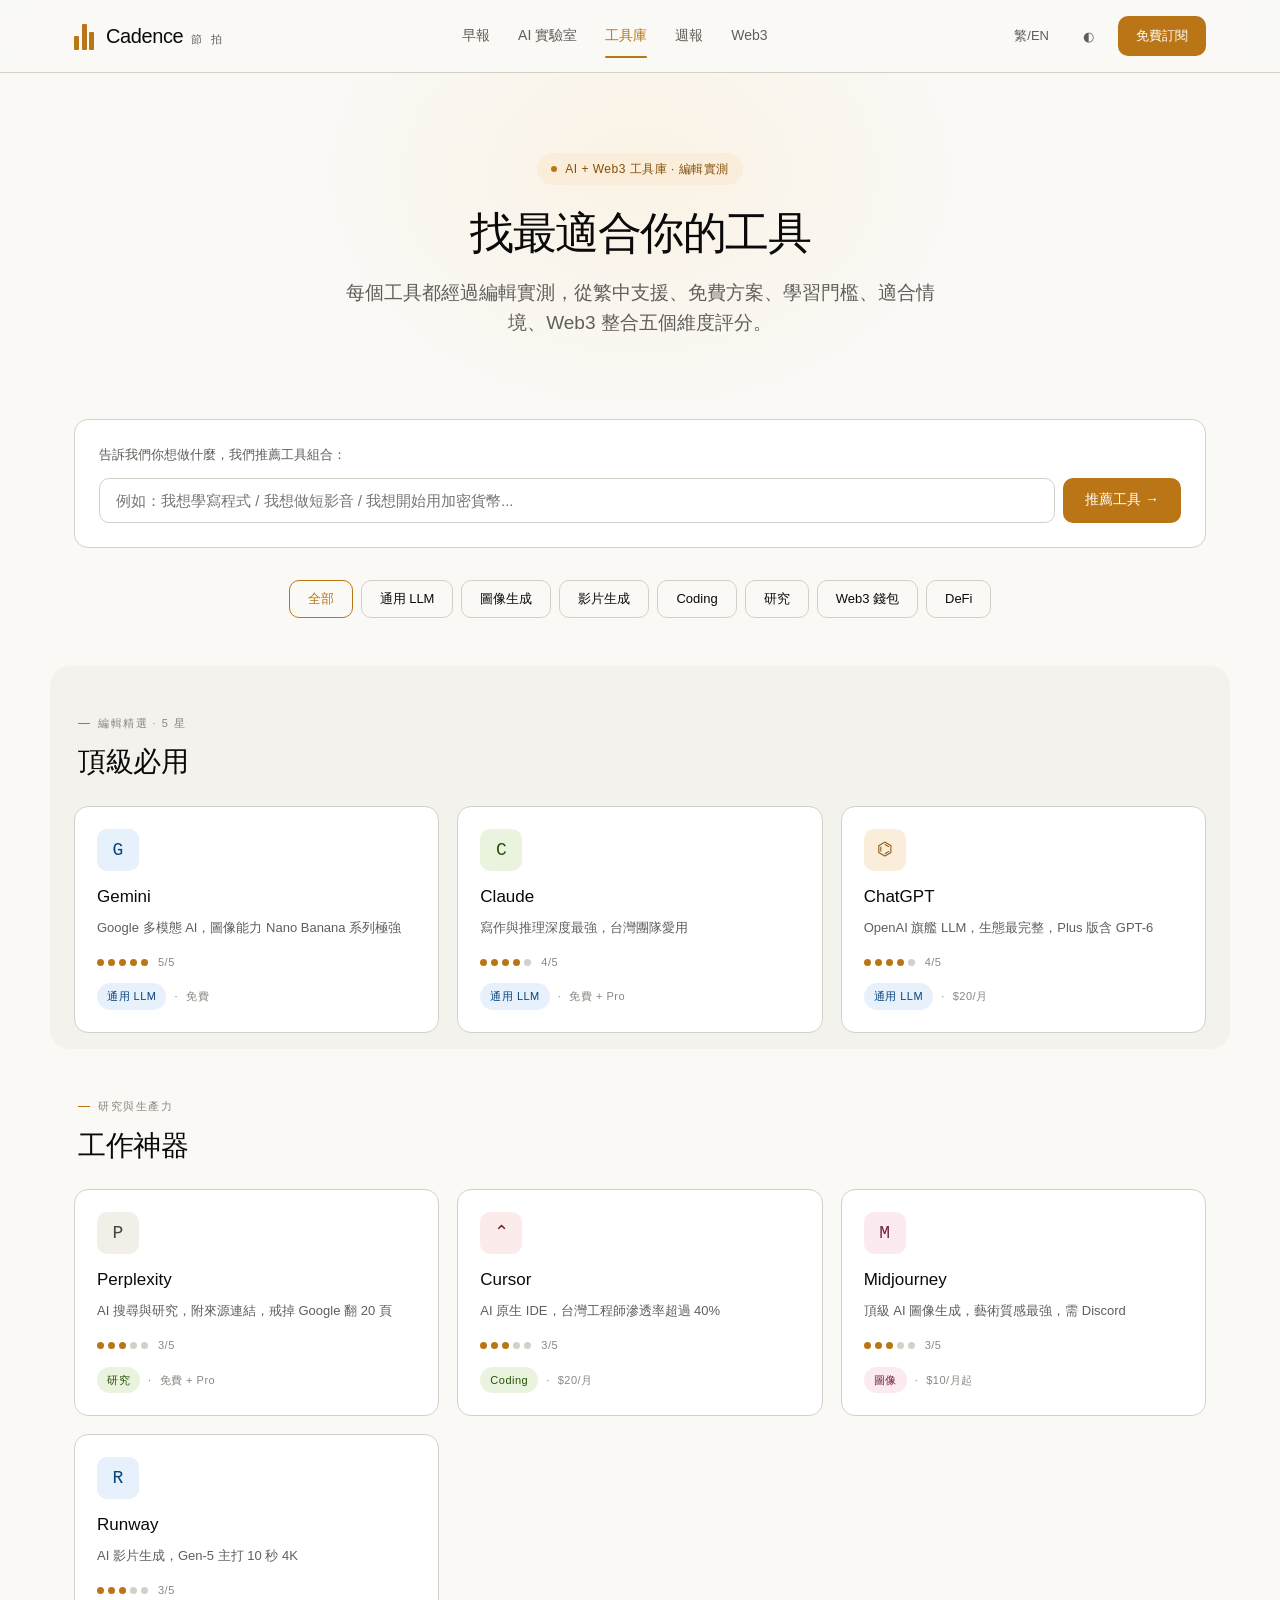
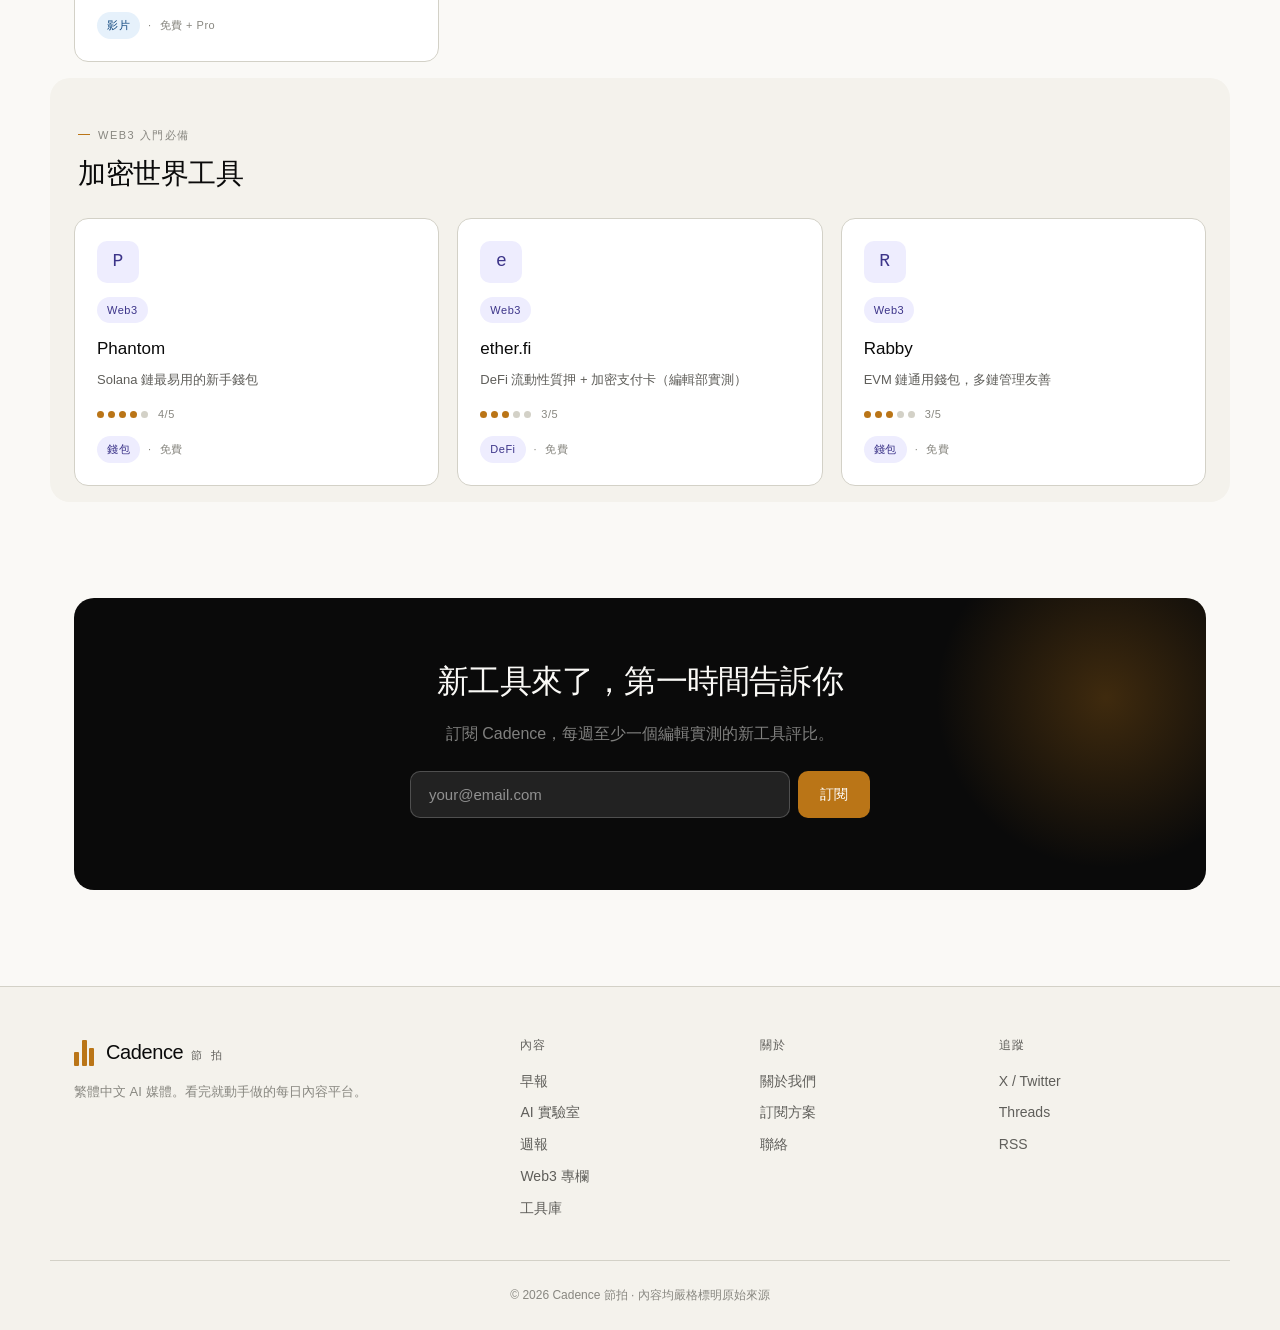
<file: tools.html>
<!DOCTYPE html>
<html lang="zh-Hant">
<head>
<meta charset="UTF-8">
<meta name="viewport" content="width=device-width, initial-scale=1.0">
<title>工具庫 · Cadence 節拍</title>
<meta name="description" content="35+ AI 工具完整評測。繁中支援、定價、學習門檻、實戰範例一次比對。">

<link rel="canonical" href="https://chaskawuforwork-cloud.github.io/cadence/tools.html">

<meta property="og:type" content="website">
<meta property="og:site_name" content="Cadence 節拍">
<meta property="og:title" content="工具庫 · Cadence 節拍">
<meta property="og:description" content="35+ AI 工具完整評測。繁中支援、定價、學習門檻、實戰範例一次比對。">
<meta property="og:url" content="https://chaskawuforwork-cloud.github.io/cadence/tools.html">
<meta property="og:image" content="https://chaskawuforwork-cloud.github.io/cadence/og-image.svg">
<meta property="og:image:width" content="1200">
<meta property="og:image:height" content="630">
<meta property="og:locale" content="zh_TW">

<meta name="twitter:card" content="summary_large_image">
<meta name="twitter:title" content="工具庫 · Cadence 節拍">
<meta name="twitter:description" content="35+ AI 工具完整評測。繁中支援、定價、學習門檻、實戰範例一次比對。">
<meta name="twitter:image" content="https://chaskawuforwork-cloud.github.io/cadence/og-image.svg">

<link rel="alternate" type="application/rss+xml" title="Cadence 節拍 — AI 早報 RSS" href="https://chaskawuforwork-cloud.github.io/cadence/rss.xml">

<link rel="stylesheet" href="cadence.css">
<link rel="icon" type="image/svg+xml" href="favicon.svg">

<!-- Google Analytics 4 -->
<script async src="https://www.googletagmanager.com/gtag/js?id=G-4RLD1FF8ND"></script>
<script>
  window.dataLayer = window.dataLayer || [];
  function gtag(){dataLayer.push(arguments);}
  gtag('js', new Date());
  gtag('config', 'G-4RLD1FF8ND', { anonymize_ip: true, cookie_flags: 'SameSite=None;Secure' });
</script>
</head>
<body>

<nav class="site-nav">
  <div class="nav-inner">
    <a href="index.html" class="logo">
      <span class="logo-bars"><span></span><span></span><span></span></span>
      <span class="logo-text">Cadence<small>節 拍</small></span>
    </a>
    <div class="nav-links">
      <a href="news.html">早報</a>
      <a href="lab.html">AI 實驗室</a>
      <a href="tools.html" class="active">工具庫</a>
      <a href="weekly.html">週報</a>
      <a href="web3.html">Web3</a>
    </div>
    <div class="nav-actions">
      <button class="btn-icon" onclick="toggleLang()">繁/EN</button>
      <button class="btn-icon" onclick="toggleTheme()">◐</button>
      <a href="subscribe.html" class="btn-primary small">免費訂閱</a>
    </div>
  </div>
</nav>

<section class="hero" style="padding-bottom: 32px;">
  <div class="hero-inner">
    <span class="hero-eyebrow">AI + Web3 工具庫 · 編輯實測</span>
    <h1 style="font-size: 44px;">找最適合你的工具</h1>
    <p class="hero-subtitle">每個工具都經過編輯實測，從繁中支援、免費方案、學習門檻、適合情境、Web3 整合五個維度評分。</p>
  </div>
</section>

<main class="container">

  <section style="padding-top: 16px;">
    <div style="background:var(--surface); border:0.5px solid var(--border); border-radius:var(--radius-lg); padding:24px; margin-bottom:32px;">
      <p style="font-size:13px; color:var(--text-2); margin-bottom:12px;">告訴我們你想做什麼，我們推薦工具組合：</p>
      <form style="display:flex; gap:8px;">
        <input type="text" class="form-input" placeholder="例如：我想學寫程式 / 我想做短影音 / 我想開始用加密貨幣..." style="flex:1;">
        <button type="submit" class="btn-primary">推薦工具 →</button>
      </form>
    </div>

    <div style="display:flex; gap:8px; flex-wrap:wrap; margin-bottom:32px; justify-content:center;">
      <button class="btn-secondary small" style="border-color: var(--accent); color: var(--accent);">全部</button>
      <button class="btn-secondary small">通用 LLM</button>
      <button class="btn-secondary small">圖像生成</button>
      <button class="btn-secondary small">影片生成</button>
      <button class="btn-secondary small">Coding</button>
      <button class="btn-secondary small">研究</button>
      <button class="btn-secondary small">Web3 錢包</button>
      <button class="btn-secondary small">DeFi</button>
    </div>
  </section>

  <section>
    <div class="section-header"><div><p class="kicker">編輯精選 · 5 星</p><h2>頂級必用</h2></div></div>
    <div class="tools-grid">
      <a href="#" class="tool-card">
        <div style="width:42px; height:42px; border-radius:10px; background:var(--cat-llm-bg); color:var(--cat-llm-text); display:flex; align-items:center; justify-content:center; font-weight:500; font-family:var(--font-mono); font-size:18px; margin-bottom: 12px;">G</div>
        <h3>Gemini</h3>
        <p>Google 多模態 AI，圖像能力 Nano Banana 系列極強</p>
        <div class="tool-rating"><span class="dot"></span><span class="dot"></span><span class="dot"></span><span class="dot"></span><span class="dot"></span><span class="label">5/5</span></div>
        <div class="news-meta"><span class="tag cat-llm">通用 LLM</span> · <span>免費</span></div>
      </a>
      <a href="#" class="tool-card">
        <div style="width:42px; height:42px; border-radius:10px; background:var(--cat-tool-bg); color:var(--cat-tool-text); display:flex; align-items:center; justify-content:center; font-weight:500; font-family:var(--font-mono); font-size:18px; margin-bottom: 12px;">C</div>
        <h3>Claude</h3>
        <p>寫作與推理深度最強，台灣團隊愛用</p>
        <div class="tool-rating"><span class="dot"></span><span class="dot"></span><span class="dot"></span><span class="dot"></span><span class="dot empty"></span><span class="label">4/5</span></div>
        <div class="news-meta"><span class="tag cat-llm">通用 LLM</span> · <span>免費 + Pro</span></div>
      </a>
      <a href="#" class="tool-card">
        <div style="width:42px; height:42px; border-radius:10px; background:var(--cat-industry-bg); color:var(--cat-industry-text); display:flex; align-items:center; justify-content:center; font-weight:500; font-family:var(--font-mono); font-size:18px; margin-bottom: 12px;">⌬</div>
        <h3>ChatGPT</h3>
        <p>OpenAI 旗艦 LLM，生態最完整，Plus 版含 GPT-6</p>
        <div class="tool-rating"><span class="dot"></span><span class="dot"></span><span class="dot"></span><span class="dot"></span><span class="dot empty"></span><span class="label">4/5</span></div>
        <div class="news-meta"><span class="tag cat-llm">通用 LLM</span> · <span>$20/月</span></div>
      </a>
    </div>
  </section>

  <section>
    <div class="section-header"><div><p class="kicker">研究與生產力</p><h2>工作神器</h2></div></div>
    <div class="tools-grid">
      <a href="#" class="tool-card">
        <div style="width:42px; height:42px; border-radius:10px; background:var(--cat-hw-bg); color:var(--cat-hw-text); display:flex; align-items:center; justify-content:center; font-weight:500; font-family:var(--font-mono); font-size:18px; margin-bottom: 12px;">P</div>
        <h3>Perplexity</h3>
        <p>AI 搜尋與研究，附來源連結，戒掉 Google 翻 20 頁</p>
        <div class="tool-rating"><span class="dot"></span><span class="dot"></span><span class="dot"></span><span class="dot empty"></span><span class="dot empty"></span><span class="label">3/5</span></div>
        <div class="news-meta"><span class="tag cat-tool">研究</span> · <span>免費 + Pro</span></div>
      </a>
      <a href="#" class="tool-card">
        <div style="width:42px; height:42px; border-radius:10px; background:var(--cat-policy-bg); color:var(--cat-policy-text); display:flex; align-items:center; justify-content:center; font-weight:500; font-family:var(--font-mono); font-size:18px; margin-bottom: 12px;">⌃</div>
        <h3>Cursor</h3>
        <p>AI 原生 IDE，台灣工程師滲透率超過 40%</p>
        <div class="tool-rating"><span class="dot"></span><span class="dot"></span><span class="dot"></span><span class="dot empty"></span><span class="dot empty"></span><span class="label">3/5</span></div>
        <div class="news-meta"><span class="tag cat-tool">Coding</span> · <span>$20/月</span></div>
      </a>
      <a href="#" class="tool-card">
        <div style="width:42px; height:42px; border-radius:10px; background:var(--cat-viral-bg); color:var(--cat-viral-text); display:flex; align-items:center; justify-content:center; font-weight:500; font-family:var(--font-mono); font-size:18px; margin-bottom: 12px;">M</div>
        <h3>Midjourney</h3>
        <p>頂級 AI 圖像生成，藝術質感最強，需 Discord</p>
        <div class="tool-rating"><span class="dot"></span><span class="dot"></span><span class="dot"></span><span class="dot empty"></span><span class="dot empty"></span><span class="label">3/5</span></div>
        <div class="news-meta"><span class="tag cat-viral">圖像</span> · <span>$10/月起</span></div>
      </a>
      <a href="#" class="tool-card">
        <div style="width:42px; height:42px; border-radius:10px; background:var(--cat-llm-bg); color:var(--cat-llm-text); display:flex; align-items:center; justify-content:center; font-weight:500; font-family:var(--font-mono); font-size:18px; margin-bottom: 12px;">R</div>
        <h3>Runway</h3>
        <p>AI 影片生成，Gen-5 主打 10 秒 4K</p>
        <div class="tool-rating"><span class="dot"></span><span class="dot"></span><span class="dot"></span><span class="dot empty"></span><span class="dot empty"></span><span class="label">3/5</span></div>
        <div class="news-meta"><span class="tag cat-llm">影片</span> · <span>免費 + Pro</span></div>
      </a>
    </div>
  </section>

  <section>
    <div class="section-header"><div><p class="kicker">Web3 入門必備</p><h2>加密世界工具</h2></div></div>
    <div class="tools-grid">
      <a href="#" class="tool-card">
        <div style="width:42px; height:42px; border-radius:10px; background:var(--cat-web3-bg); color:var(--cat-web3-text); display:flex; align-items:center; justify-content:center; font-weight:500; font-family:var(--font-mono); font-size:18px; margin-bottom: 12px;">P</div>
        <span class="tag cat-web3" style="margin-bottom:6px;">Web3</span>
        <h3>Phantom</h3>
        <p>Solana 鏈最易用的新手錢包</p>
        <div class="tool-rating"><span class="dot"></span><span class="dot"></span><span class="dot"></span><span class="dot"></span><span class="dot empty"></span><span class="label">4/5</span></div>
        <div class="news-meta"><span class="tag cat-web3">錢包</span> · <span>免費</span></div>
      </a>
      <a href="#" class="tool-card">
        <div style="width:42px; height:42px; border-radius:10px; background:var(--cat-web3-bg); color:var(--cat-web3-text); display:flex; align-items:center; justify-content:center; font-weight:500; font-family:var(--font-mono); font-size:18px; margin-bottom: 12px;">e</div>
        <span class="tag cat-web3" style="margin-bottom:6px;">Web3</span>
        <h3>ether.fi</h3>
        <p>DeFi 流動性質押 + 加密支付卡（編輯部實測）</p>
        <div class="tool-rating"><span class="dot"></span><span class="dot"></span><span class="dot"></span><span class="dot empty"></span><span class="dot empty"></span><span class="label">3/5</span></div>
        <div class="news-meta"><span class="tag cat-web3">DeFi</span> · <span>免費</span></div>
      </a>
      <a href="#" class="tool-card">
        <div style="width:42px; height:42px; border-radius:10px; background:var(--cat-web3-bg); color:var(--cat-web3-text); display:flex; align-items:center; justify-content:center; font-weight:500; font-family:var(--font-mono); font-size:18px; margin-bottom: 12px;">R</div>
        <span class="tag cat-web3" style="margin-bottom:6px;">Web3</span>
        <h3>Rabby</h3>
        <p>EVM 鏈通用錢包，多鏈管理友善</p>
        <div class="tool-rating"><span class="dot"></span><span class="dot"></span><span class="dot"></span><span class="dot empty"></span><span class="dot empty"></span><span class="label">3/5</span></div>
        <div class="news-meta"><span class="tag cat-web3">錢包</span> · <span>免費</span></div>
      </a>
    </div>
  </section>

  <section>
    <div class="cta-banner">
      <div class="cta-banner-inner">
        <h2>新工具來了，第一時間告訴你</h2>
        <p>訂閱 Cadence，每週至少一個編輯實測的新工具評比。</p>
        <form class="hero-form" onsubmit="return handleSubscribe(this)">
          <input type="email" name="email" placeholder="your@email.com" required>
          <button type="submit" class="btn-primary">訂閱</button>
        </form>
      </div>
    </div>
  </section>

</main>

<footer>
  <div class="footer-inner">
    <div class="footer-col">
      <div class="logo" style="margin-bottom: 12px;"><span class="logo-bars"><span></span><span></span><span></span></span><span class="logo-text">Cadence<small>節 拍</small></span></div>
      <p class="brand-text">繁體中文 AI 媒體。看完就動手做的每日內容平台。</p>
    </div>
    <div class="footer-col"><h4>內容</h4><a href="news.html">早報</a><a href="lab.html">AI 實驗室</a><a href="weekly.html">週報</a><a href="web3.html">Web3 專欄</a><a href="tools.html">工具庫</a></div>
    <div class="footer-col"><h4>關於</h4><a href="about.html">關於我們</a><a href="subscribe.html">訂閱方案</a><a href="mailto:hi@cadence.tw">聯絡</a></div>
    <div class="footer-col"><h4>追蹤</h4><a href="#">X / Twitter</a><a href="#">Threads</a><a href="#">RSS</a></div>
  </div>
  <div class="footer-bottom">© 2026 Cadence 節拍 · 內容均嚴格標明原始來源</div>
</footer>
<script src="cadence.js"></script>
</body>
</html>
</file>
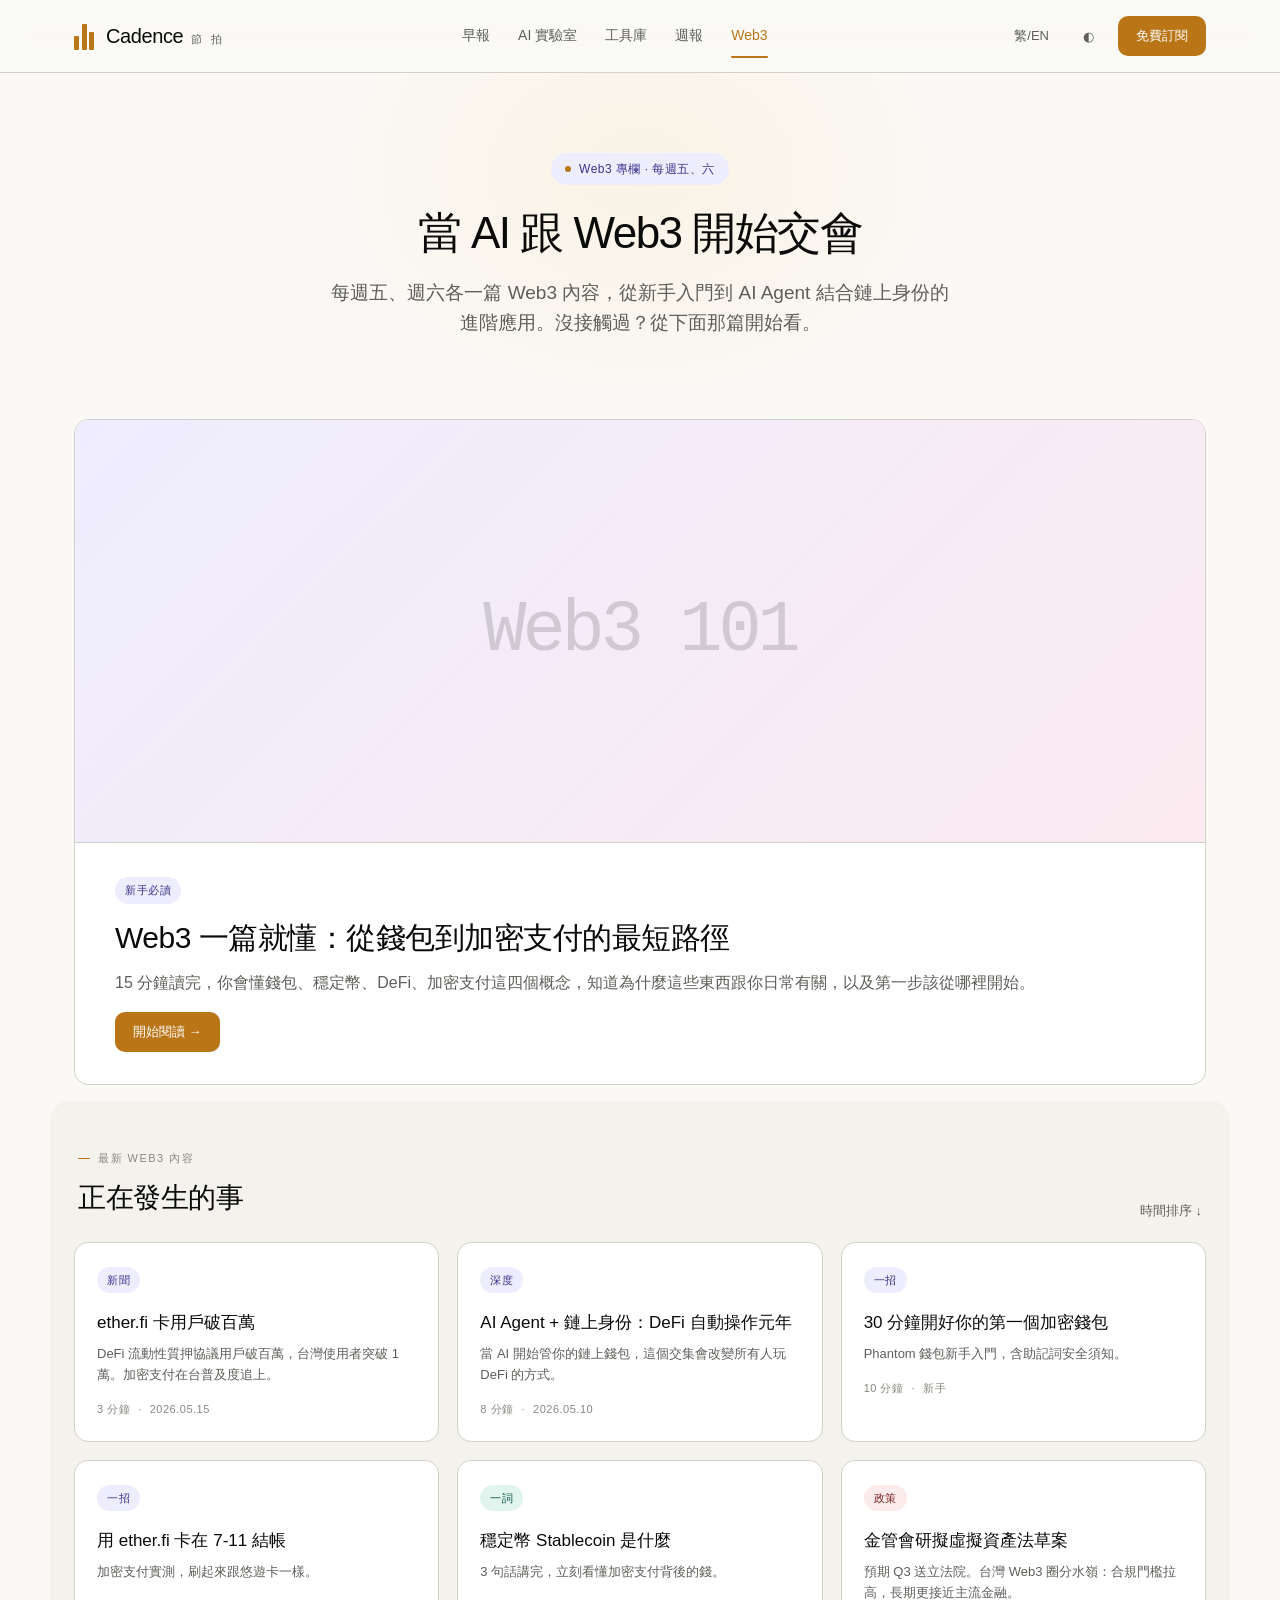
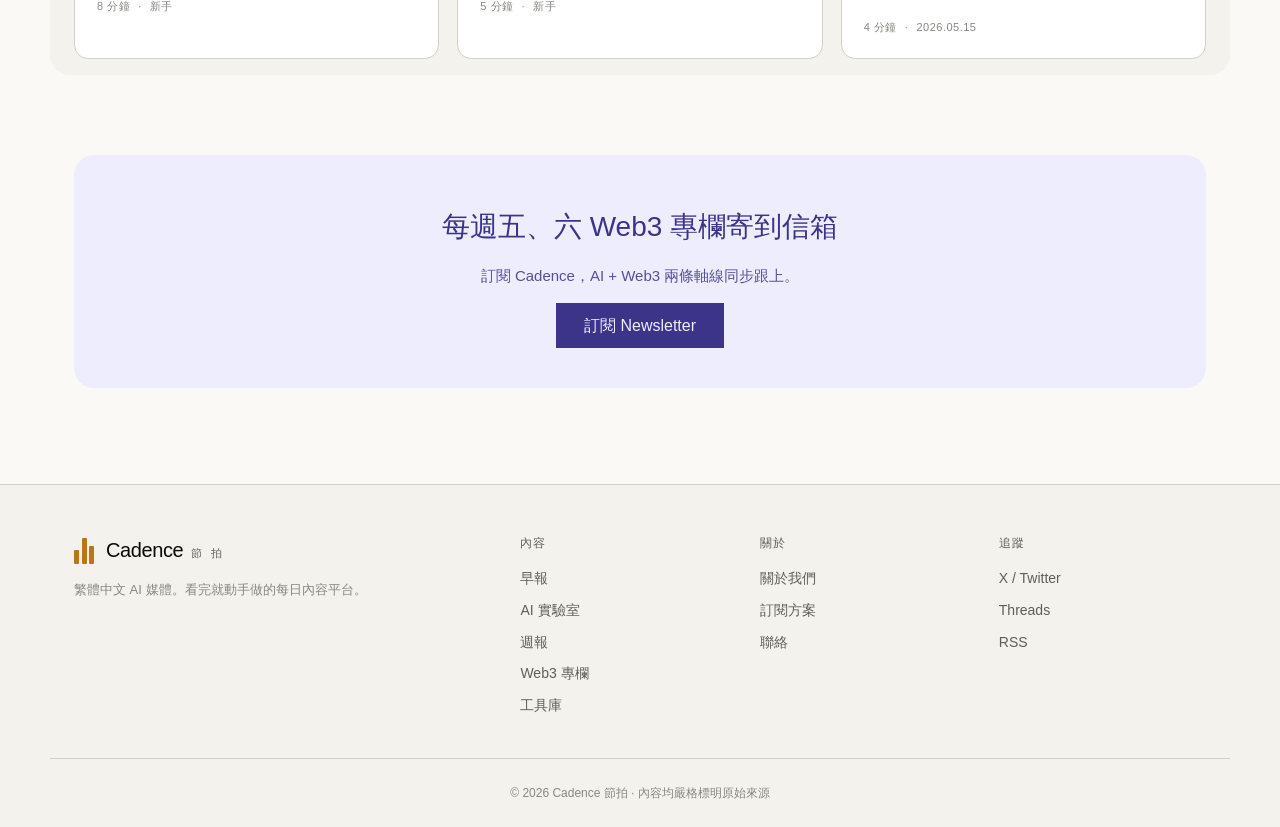
<file: web3.html>
<!DOCTYPE html>
<html lang="zh-Hant">
<head>
<meta charset="UTF-8">
<meta name="viewport" content="width=device-width, initial-scale=1.0">
<title>Web3 專欄 · Cadence 節拍</title>
<meta name="description" content="從 AI 跨入 Web3 的中文入門路線。錢包、DeFi、NFT、Layer 2 都用最直觀方式講。">

<link rel="canonical" href="https://chaskawuforwork-cloud.github.io/cadence/web3.html">

<meta property="og:type" content="website">
<meta property="og:site_name" content="Cadence 節拍">
<meta property="og:title" content="Web3 專欄 · Cadence 節拍">
<meta property="og:description" content="從 AI 跨入 Web3 的中文入門路線。錢包、DeFi、NFT 都用最直觀方式講。">
<meta property="og:url" content="https://chaskawuforwork-cloud.github.io/cadence/web3.html">
<meta property="og:image" content="https://chaskawuforwork-cloud.github.io/cadence/og-image.svg">
<meta property="og:image:width" content="1200">
<meta property="og:image:height" content="630">
<meta property="og:locale" content="zh_TW">

<meta name="twitter:card" content="summary_large_image">
<meta name="twitter:title" content="Web3 專欄 · Cadence 節拍">
<meta name="twitter:description" content="從 AI 跨入 Web3 的中文入門路線。錢包、DeFi、NFT 都用最直觀方式講。">
<meta name="twitter:image" content="https://chaskawuforwork-cloud.github.io/cadence/og-image.svg">

<link rel="alternate" type="application/rss+xml" title="Cadence 節拍 — AI 早報 RSS" href="https://chaskawuforwork-cloud.github.io/cadence/rss.xml">

<link rel="stylesheet" href="cadence.css">
<link rel="icon" type="image/svg+xml" href="favicon.svg">

<!-- Google Analytics 4 -->
<script async src="https://www.googletagmanager.com/gtag/js?id=G-4RLD1FF8ND"></script>
<script>
  window.dataLayer = window.dataLayer || [];
  function gtag(){dataLayer.push(arguments);}
  gtag('js', new Date());
  gtag('config', 'G-4RLD1FF8ND', { anonymize_ip: true, cookie_flags: 'SameSite=None;Secure' });
</script>
</head>
<body>

<nav class="site-nav">
  <div class="nav-inner">
    <a href="index.html" class="logo">
      <span class="logo-bars"><span></span><span></span><span></span></span>
      <span class="logo-text">Cadence<small>節 拍</small></span>
    </a>
    <div class="nav-links">
      <a href="news.html">早報</a>
      <a href="lab.html">AI 實驗室</a>
      <a href="tools.html">工具庫</a>
      <a href="weekly.html">週報</a>
      <a href="web3.html" class="active">Web3</a>
    </div>
    <div class="nav-actions">
      <button class="btn-icon" onclick="toggleLang()">繁/EN</button>
      <button class="btn-icon" onclick="toggleTheme()">◐</button>
      <a href="subscribe.html" class="btn-primary small">免費訂閱</a>
    </div>
  </div>
</nav>

<section class="hero" style="padding-bottom: 32px;">
  <div class="hero-inner">
    <span class="hero-eyebrow" style="background:var(--cat-web3-bg); color:var(--cat-web3-text);">Web3 專欄 · 每週五、六</span>
    <h1 style="font-size: 44px;">當 AI 跟 Web3 開始交會</h1>
    <p class="hero-subtitle">每週五、週六各一篇 Web3 內容，從新手入門到 AI Agent 結合鏈上身份的進階應用。沒接觸過？從下面那篇開始看。</p>
  </div>
</section>

<main class="container">

  <section style="padding-top: 16px;">
    <a href="lab-article.html" class="news-headline">
      <div class="news-headline-visual cat-web3" style="aspect-ratio: 24/9;">
        <span class="glyph">Web3 101</span>
      </div>
      <div class="news-headline-body" style="padding: 32px 40px;">
        <span class="tag cat-web3">新手必讀</span>
        <h3 style="font-size: 30px;">Web3 一篇就懂：從錢包到加密支付的最短路徑</h3>
        <p style="font-size: 16px;">15 分鐘讀完，你會懂錢包、穩定幣、DeFi、加密支付這四個概念，知道為什麼這些東西跟你日常有關，以及第一步該從哪裡開始。</p>
        <div style="margin-top:8px;"><span class="btn-primary small">開始閱讀 →</span></div>
      </div>
    </a>
  </section>

  <section>
    <div class="section-header"><div><p class="kicker">最新 Web3 內容</p><h2>正在發生的事</h2></div><a href="#" class="see-more">時間排序 ↓</a></div>
    <div class="tools-grid">
      <a href="news-article.html" class="tool-card">
        <span class="tag cat-web3" style="margin-bottom:10px;">新聞</span>
        <h3>ether.fi 卡用戶破百萬</h3>
        <p>DeFi 流動性質押協議用戶破百萬，台灣使用者突破 1 萬。加密支付在台普及度追上。</p>
        <div class="news-meta"><span>3 分鐘</span> · <span>2026.05.15</span></div>
      </a>
      <a href="news-article.html" class="tool-card">
        <span class="tag cat-web3" style="margin-bottom:10px;">深度</span>
        <h3>AI Agent + 鏈上身份：DeFi 自動操作元年</h3>
        <p>當 AI 開始管你的鏈上錢包，這個交集會改變所有人玩 DeFi 的方式。</p>
        <div class="news-meta"><span>8 分鐘</span> · <span>2026.05.10</span></div>
      </a>
      <a href="lab-article.html" class="tool-card">
        <span class="tag cat-web3" style="margin-bottom:10px;">一招</span>
        <h3>30 分鐘開好你的第一個加密錢包</h3>
        <p>Phantom 錢包新手入門，含助記詞安全須知。</p>
        <div class="news-meta"><span>10 分鐘</span> · <span>新手</span></div>
      </a>
      <a href="lab-article.html" class="tool-card">
        <span class="tag cat-web3" style="margin-bottom:10px;">一招</span>
        <h3>用 ether.fi 卡在 7-11 結帳</h3>
        <p>加密支付實測，刷起來跟悠遊卡一樣。</p>
        <div class="news-meta"><span>8 分鐘</span> · <span>新手</span></div>
      </a>
      <a href="lab-article.html" class="tool-card">
        <span class="tag cat-local" style="margin-bottom:10px;">一詞</span>
        <h3>穩定幣 Stablecoin 是什麼</h3>
        <p>3 句話講完，立刻看懂加密支付背後的錢。</p>
        <div class="news-meta"><span>5 分鐘</span> · <span>新手</span></div>
      </a>
      <a href="news-article.html" class="tool-card">
        <span class="tag cat-policy" style="margin-bottom:10px;">政策</span>
        <h3>金管會研擬虛擬資產法草案</h3>
        <p>預期 Q3 送立法院。台灣 Web3 圈分水嶺：合規門檻拉高，長期更接近主流金融。</p>
        <div class="news-meta"><span>4 分鐘</span> · <span>2026.05.15</span></div>
      </a>
    </div>
  </section>

  <section style="margin-top: 32px;">
    <div style="background:var(--cat-web3-bg); color:var(--cat-web3-text); border-radius:var(--radius-xl); padding:48px 40px; text-align:center;">
      <h2 style="font-size:28px; font-weight:500; margin-bottom:12px;">每週五、六 Web3 專欄寄到信箱</h2>
      <p style="font-size:15px; opacity:0.85; margin-bottom:24px;">訂閱 Cadence，AI + Web3 兩條軸線同步跟上。</p>
      <a href="subscribe.html" class="btn-dark" style="background:var(--cat-web3-text); color:var(--cat-web3-bg); padding:14px 28px;">訂閱 Newsletter</a>
    </div>
  </section>

</main>

<footer>
  <div class="footer-inner">
    <div class="footer-col">
      <div class="logo" style="margin-bottom: 12px;"><span class="logo-bars"><span></span><span></span><span></span></span><span class="logo-text">Cadence<small>節 拍</small></span></div>
      <p class="brand-text">繁體中文 AI 媒體。看完就動手做的每日內容平台。</p>
    </div>
    <div class="footer-col"><h4>內容</h4><a href="news.html">早報</a><a href="lab.html">AI 實驗室</a><a href="weekly.html">週報</a><a href="web3.html">Web3 專欄</a><a href="tools.html">工具庫</a></div>
    <div class="footer-col"><h4>關於</h4><a href="about.html">關於我們</a><a href="subscribe.html">訂閱方案</a><a href="mailto:hi@cadence.tw">聯絡</a></div>
    <div class="footer-col"><h4>追蹤</h4><a href="#">X / Twitter</a><a href="#">Threads</a><a href="#">RSS</a></div>
  </div>
  <div class="footer-bottom">© 2026 Cadence 節拍 · 內容均嚴格標明原始來源</div>
</footer>
<script src="cadence.js"></script>
</body>
</html>
</file>
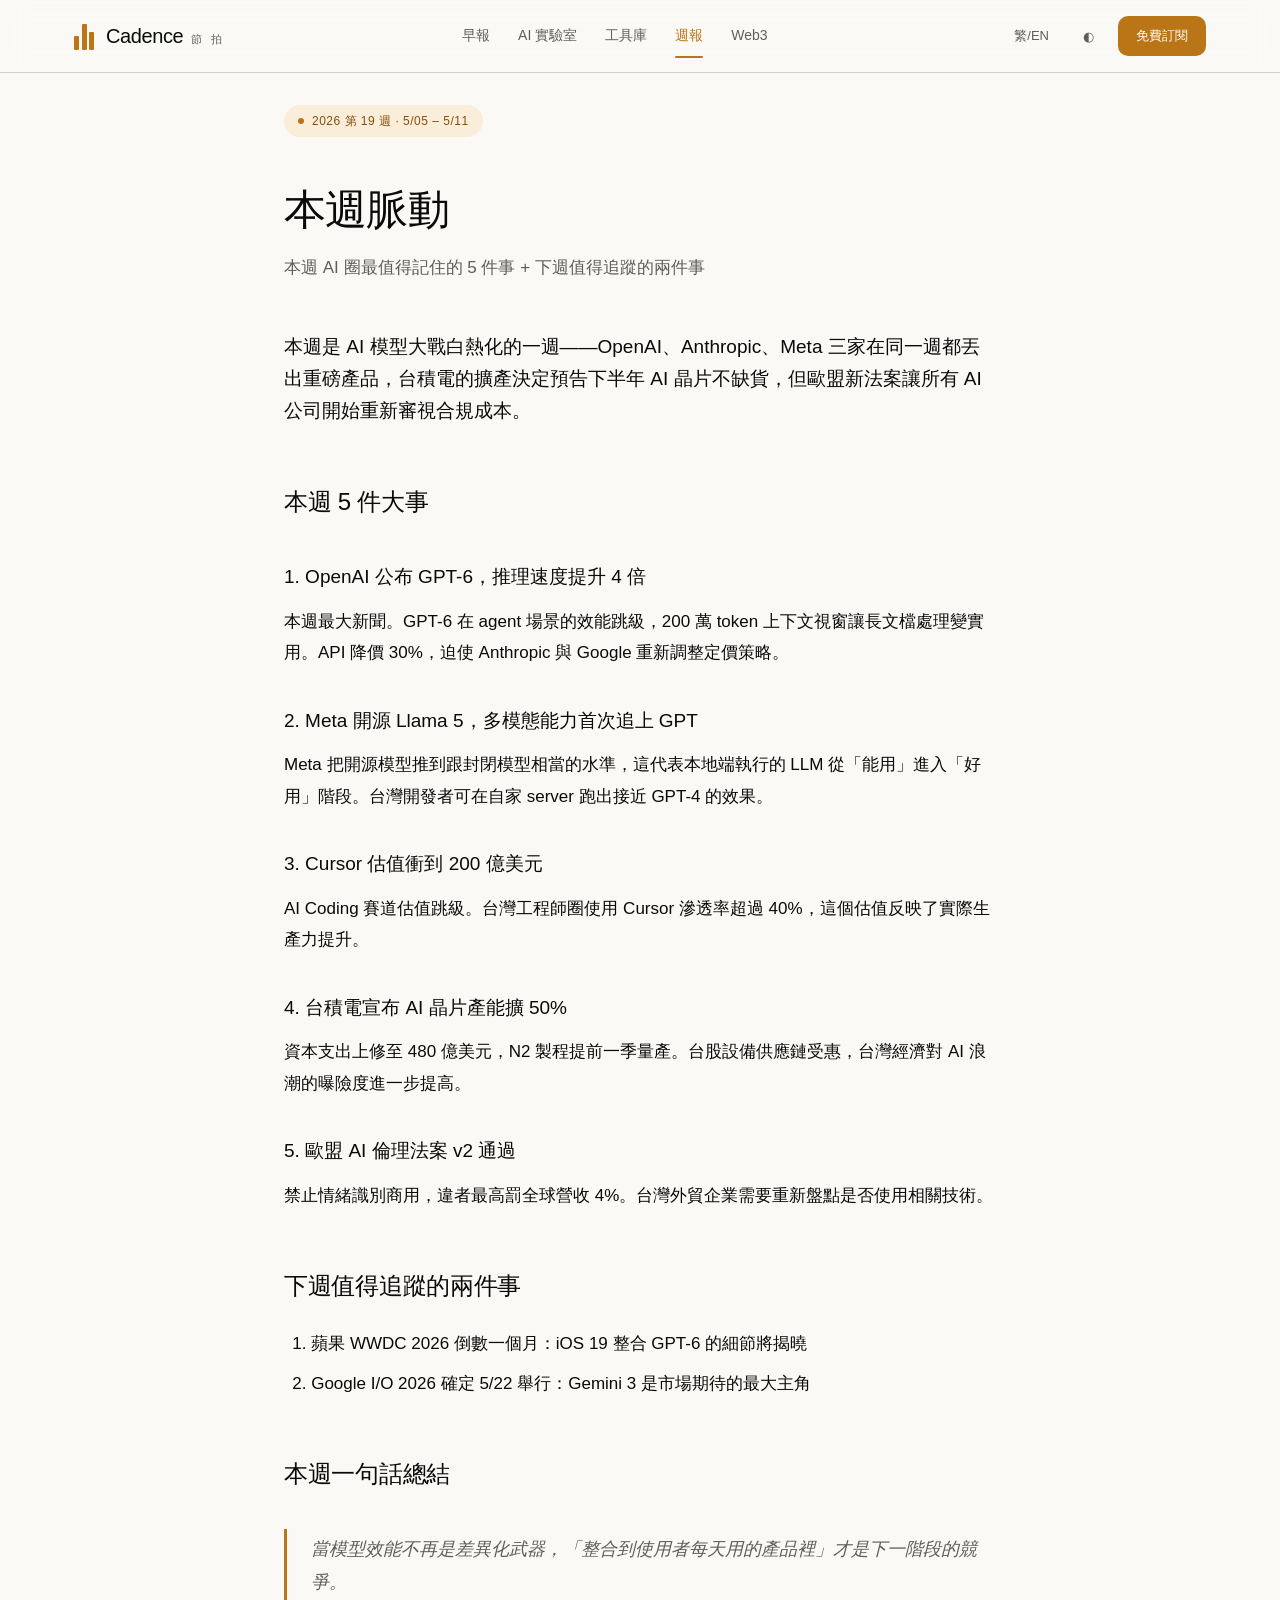
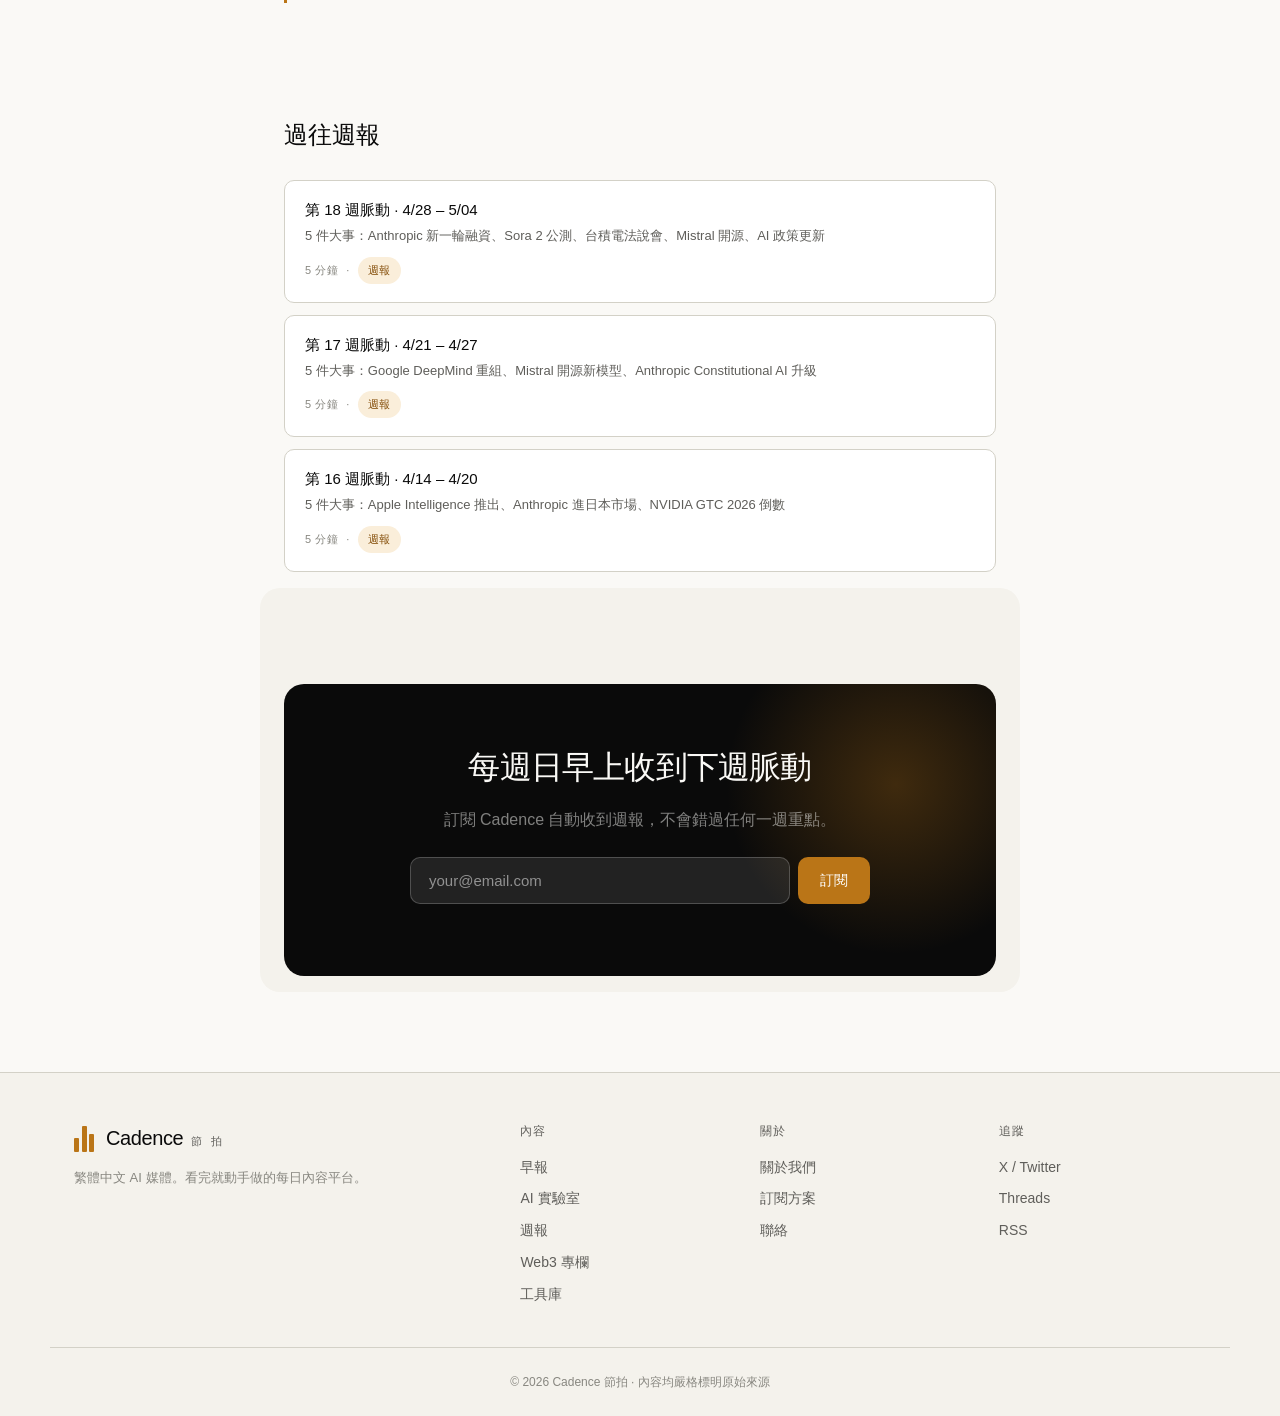
<file: weekly.html>
<!DOCTYPE html>
<html lang="zh-Hant">
<head>
<meta charset="UTF-8">
<meta name="viewport" content="width=device-width, initial-scale=1.0">
<title>本週脈動 · Cadence 節拍</title>
<meta name="description" content="每週日 5 件大事 + 本週深度。5 分鐘看完整週 AI 與 Web3 動態。">

<link rel="canonical" href="https://chaskawuforwork-cloud.github.io/cadence/weekly.html">

<meta property="og:type" content="website">
<meta property="og:site_name" content="Cadence 節拍">
<meta property="og:title" content="本週脈動 · Cadence 節拍">
<meta property="og:description" content="每週日 5 件大事 + 本週深度。5 分鐘看完整週 AI 與 Web3 動態。">
<meta property="og:url" content="https://chaskawuforwork-cloud.github.io/cadence/weekly.html">
<meta property="og:image" content="https://chaskawuforwork-cloud.github.io/cadence/og-image.svg">
<meta property="og:image:width" content="1200">
<meta property="og:image:height" content="630">
<meta property="og:locale" content="zh_TW">

<meta name="twitter:card" content="summary_large_image">
<meta name="twitter:title" content="本週脈動 · Cadence 節拍">
<meta name="twitter:description" content="每週日 5 件大事 + 本週深度。5 分鐘看完整週 AI 與 Web3 動態。">
<meta name="twitter:image" content="https://chaskawuforwork-cloud.github.io/cadence/og-image.svg">

<link rel="alternate" type="application/rss+xml" title="Cadence 節拍 — AI 早報 RSS" href="https://chaskawuforwork-cloud.github.io/cadence/rss.xml">

<link rel="stylesheet" href="cadence.css">
<link rel="icon" type="image/svg+xml" href="favicon.svg">

<!-- Google Analytics 4 -->
<script async src="https://www.googletagmanager.com/gtag/js?id=G-4RLD1FF8ND"></script>
<script>
  window.dataLayer = window.dataLayer || [];
  function gtag(){dataLayer.push(arguments);}
  gtag('js', new Date());
  gtag('config', 'G-4RLD1FF8ND', { anonymize_ip: true, cookie_flags: 'SameSite=None;Secure' });
</script>
</head>
<body>

<nav class="site-nav">
  <div class="nav-inner">
    <a href="index.html" class="logo">
      <span class="logo-bars"><span></span><span></span><span></span></span>
      <span class="logo-text">Cadence<small>節 拍</small></span>
    </a>
    <div class="nav-links">
      <a href="news.html">早報</a>
      <a href="lab.html">AI 實驗室</a>
      <a href="tools.html">工具庫</a>
      <a href="weekly.html" class="active">週報</a>
      <a href="web3.html">Web3</a>
    </div>
    <div class="nav-actions">
      <button class="btn-icon" onclick="toggleLang()">繁/EN</button>
      <button class="btn-icon" onclick="toggleTheme()">◐</button>
      <a href="subscribe.html" class="btn-primary small">免費訂閱</a>
    </div>
  </div>
</nav>

<main class="container-narrow">

  <section class="article-hero">
    <span class="hero-eyebrow">2026 第 19 週 · 5/05 – 5/11</span>
    <h1 style="margin-top: 24px;">本週脈動</h1>
    <p style="font-size:17px; color:var(--text-2);">本週 AI 圈最值得記住的 5 件事 + 下週值得追蹤的兩件事</p>
  </section>

  <article class="article-body" style="margin-top: 48px;">
    <p style="font-size:19px; line-height:1.7;">本週是 AI 模型大戰白熱化的一週——OpenAI、Anthropic、Meta 三家在同一週都丟出重磅產品，台積電的擴產決定預告下半年 AI 晶片不缺貨，但歐盟新法案讓所有 AI 公司開始重新審視合規成本。</p>

    <h2>本週 5 件大事</h2>

    <h3>1. OpenAI 公布 GPT-6，推理速度提升 4 倍</h3>
    <p>本週最大新聞。GPT-6 在 agent 場景的效能跳級，200 萬 token 上下文視窗讓長文檔處理變實用。API 降價 30%，迫使 Anthropic 與 Google 重新調整定價策略。</p>

    <h3>2. Meta 開源 Llama 5，多模態能力首次追上 GPT</h3>
    <p>Meta 把開源模型推到跟封閉模型相當的水準，這代表本地端執行的 LLM 從「能用」進入「好用」階段。台灣開發者可在自家 server 跑出接近 GPT-4 的效果。</p>

    <h3>3. Cursor 估值衝到 200 億美元</h3>
    <p>AI Coding 賽道估值跳級。台灣工程師圈使用 Cursor 滲透率超過 40%，這個估值反映了實際生產力提升。</p>

    <h3>4. 台積電宣布 AI 晶片產能擴 50%</h3>
    <p>資本支出上修至 480 億美元，N2 製程提前一季量產。台股設備供應鏈受惠，台灣經濟對 AI 浪潮的曝險度進一步提高。</p>

    <h3>5. 歐盟 AI 倫理法案 v2 通過</h3>
    <p>禁止情緒識別商用，違者最高罰全球營收 4%。台灣外貿企業需要重新盤點是否使用相關技術。</p>

    <h2>下週值得追蹤的兩件事</h2>
    <ol>
      <li><strong>蘋果 WWDC 2026 倒數一個月</strong>：iOS 19 整合 GPT-6 的細節將揭曉</li>
      <li><strong>Google I/O 2026 確定 5/22 舉行</strong>：Gemini 3 是市場期待的最大主角</li>
    </ol>

    <h2>本週一句話總結</h2>
    <blockquote>當模型效能不再是差異化武器，「整合到使用者每天用的產品裡」才是下一階段的競爭。</blockquote>
  </article>

  <section style="margin-top: 64px;">
    <h2 style="font-size:24px; font-weight:500; margin-bottom:24px;">過往週報</h2>
    <div style="display:flex; flex-direction:column; gap:12px;">
      <a href="#" class="news-card-small">
        <h4>第 18 週脈動 · 4/28 – 5/04</h4>
        <p class="summary">5 件大事：Anthropic 新一輪融資、Sora 2 公測、台積電法說會、Mistral 開源、AI 政策更新</p>
        <div class="news-meta"><span>5 分鐘</span> · <span class="tag cat-industry">週報</span></div>
      </a>
      <a href="#" class="news-card-small">
        <h4>第 17 週脈動 · 4/21 – 4/27</h4>
        <p class="summary">5 件大事：Google DeepMind 重組、Mistral 開源新模型、Anthropic Constitutional AI 升級</p>
        <div class="news-meta"><span>5 分鐘</span> · <span class="tag cat-industry">週報</span></div>
      </a>
      <a href="#" class="news-card-small">
        <h4>第 16 週脈動 · 4/14 – 4/20</h4>
        <p class="summary">5 件大事：Apple Intelligence 推出、Anthropic 進日本市場、NVIDIA GTC 2026 倒數</p>
        <div class="news-meta"><span>5 分鐘</span> · <span class="tag cat-industry">週報</span></div>
      </a>
    </div>
  </section>

  <section>
    <div class="cta-banner">
      <div class="cta-banner-inner">
        <h2>每週日早上收到下週脈動</h2>
        <p>訂閱 Cadence 自動收到週報，不會錯過任何一週重點。</p>
        <form class="hero-form" onsubmit="return handleSubscribe(this)">
          <input type="email" name="email" placeholder="your@email.com" required>
          <button type="submit" class="btn-primary">訂閱</button>
        </form>
      </div>
    </div>
  </section>

</main>

<footer>
  <div class="footer-inner">
    <div class="footer-col">
      <div class="logo" style="margin-bottom: 12px;"><span class="logo-bars"><span></span><span></span><span></span></span><span class="logo-text">Cadence<small>節 拍</small></span></div>
      <p class="brand-text">繁體中文 AI 媒體。看完就動手做的每日內容平台。</p>
    </div>
    <div class="footer-col"><h4>內容</h4><a href="news.html">早報</a><a href="lab.html">AI 實驗室</a><a href="weekly.html">週報</a><a href="web3.html">Web3 專欄</a><a href="tools.html">工具庫</a></div>
    <div class="footer-col"><h4>關於</h4><a href="about.html">關於我們</a><a href="subscribe.html">訂閱方案</a><a href="mailto:hi@cadence.tw">聯絡</a></div>
    <div class="footer-col"><h4>追蹤</h4><a href="#">X / Twitter</a><a href="#">Threads</a><a href="#">RSS</a></div>
  </div>
  <div class="footer-bottom">© 2026 Cadence 節拍 · 內容均嚴格標明原始來源</div>
</footer>
<script src="cadence.js"></script>
</body>
</html>
</file>
<file: cadence.css>
/* ============================================
   Cadence 節拍 — 全站設計系統 v3
   v3 更新（2026-05-16）：
   - 修 OS dark mode 下 nav 白底 bug
   - 深色模式用暖深色 #13110E 取代純黑，眼睛友善
   - Hero 加 subtle 琥珀 radial gradient
   - Sections 交替深淺背景增加層次
   ============================================ */

:root {
  --bg: #FAF9F6;
  --bg-elevated: #FFFFFF;
  --surface: #FFFFFF;
  --surface-2: #F4F2EC;
  --surface-3: #ECE9E0;
  --nav-bg: rgba(250, 249, 246, 0.85);
  --text: #0a0a0a;
  --text-2: #5F5E5A;
  --text-3: #888780;
  --text-on-accent: #FFFFFF;
  --border: #D3D1C7;
  --border-strong: #888780;
  --accent: #BA7517;
  --accent-dark: #854F0B;
  --accent-bg: #FAEEDA;
  --accent-border: #EF9F27;
  --cat-llm-bg: #E6F1FB; --cat-llm-text: #0C447C;
  --cat-tool-bg: #EAF3DE; --cat-tool-text: #27500A;
  --cat-policy-bg: #FCEBEB; --cat-policy-text: #791F1F;
  --cat-industry-bg: #FAEEDA; --cat-industry-text: #854F0B;
  --cat-hw-bg: #F1EFE8; --cat-hw-text: #444441;
  --cat-local-bg: #E1F5EE; --cat-local-text: #085041;
  --cat-web3-bg: #EEEDFE; --cat-web3-text: #3C3489;
  --cat-viral-bg: #FBEAF0; --cat-viral-text: #72243E;
  --cat-headline-bg: #BA7517; --cat-headline-text: #FFFFFF;
  --font-sans: 'Inter', 'Noto Sans TC', 'PingFang TC', 'Microsoft JhengHei', sans-serif;
  --font-mono: 'IBM Plex Mono', 'JetBrains Mono', monospace;
  --radius-sm: 6px; --radius-md: 10px; --radius-lg: 14px; --radius-xl: 20px;
  --shadow-sm: 0 1px 2px rgba(10,10,10,0.04);
  --shadow-md: 0 2px 8px rgba(10,10,10,0.06);
  --shadow-hover: 0 4px 14px rgba(10,10,10,0.08);
  --t-fast: 0.15s ease; --t-base: 0.25s ease;
}

/* Dark mode — warm dark, not pure black */
@media (prefers-color-scheme: dark) { :root:not([data-theme="light"]) {
  --bg: #13110E;
  --bg-elevated: #1C1916;
  --surface: #1C1916;
  --surface-2: #25221E;
  --surface-3: #2F2B25;
  --nav-bg: rgba(19, 17, 14, 0.85);
  --text: #F1EFE8;
  --text-2: #B4B2A9;
  --text-3: #888780;
  --border: #3A352E;
  --border-strong: #5F5E5A;
  --accent: #EF9F27;
  --accent-dark: #BA7517;
  --accent-bg: #2C1F0A;
  --cat-llm-bg: #042C53; --cat-llm-text: #85B7EB;
  --cat-tool-bg: #173404; --cat-tool-text: #97C459;
  --cat-policy-bg: #501313; --cat-policy-text: #F09595;
  --cat-industry-bg: #412402; --cat-industry-text: #EF9F27;
  --cat-hw-bg: #2C2C2A; --cat-hw-text: #B4B2A9;
  --cat-local-bg: #04342C; --cat-local-text: #5DCAA5;
  --cat-web3-bg: #26215C; --cat-web3-text: #CECBF6;
  --cat-viral-bg: #4B1528; --cat-viral-text: #ED93B1;
  --cat-headline-bg: #EF9F27; --cat-headline-text: #13110E;
} }
[data-theme="dark"] {
  --bg: #13110E;
  --bg-elevated: #1C1916;
  --surface: #1C1916;
  --surface-2: #25221E;
  --surface-3: #2F2B25;
  --nav-bg: rgba(19, 17, 14, 0.85);
  --text: #F1EFE8;
  --text-2: #B4B2A9;
  --text-3: #888780;
  --border: #3A352E;
  --border-strong: #5F5E5A;
  --accent: #EF9F27;
  --accent-dark: #BA7517;
  --accent-bg: #2C1F0A;
  --cat-llm-bg: #042C53; --cat-llm-text: #85B7EB;
  --cat-tool-bg: #173404; --cat-tool-text: #97C459;
  --cat-policy-bg: #501313; --cat-policy-text: #F09595;
  --cat-industry-bg: #412402; --cat-industry-text: #EF9F27;
  --cat-hw-bg: #2C2C2A; --cat-hw-text: #B4B2A9;
  --cat-local-bg: #04342C; --cat-local-text: #5DCAA5;
  --cat-web3-bg: #26215C; --cat-web3-text: #CECBF6;
  --cat-viral-bg: #4B1528; --cat-viral-text: #ED93B1;
  --cat-headline-bg: #EF9F27; --cat-headline-text: #13110E;
}

*,*::before,*::after { box-sizing: border-box; margin: 0; padding: 0; }
html { scroll-behavior: smooth; }
body { font-family: var(--font-sans); background: var(--bg); color: var(--text); line-height: 1.7; font-size: 16px; -webkit-font-smoothing: antialiased; }
img { max-width: 100%; height: auto; display: block; }
a { color: inherit; text-decoration: none; }
button { font-family: inherit; cursor: pointer; }

.container { max-width: 1180px; margin: 0 auto; padding: 0 24px; }
.container-narrow { max-width: 760px; margin: 0 auto; padding: 0 24px; }
section { padding: 48px 0 16px; }
.section-header { display: flex; align-items: flex-end; justify-content: space-between; padding: 0 4px 20px; }
.section-header h2 { font-size: 28px; font-weight: 500; letter-spacing: -0.5px; }
.section-header .kicker { font-size: 11px; color: var(--text-3); letter-spacing: 1.5px; text-transform: uppercase; margin-bottom: 6px; display: flex; align-items: center; gap: 8px; }
.section-header .kicker::before { content: ''; display: inline-block; width: 12px; height: 1px; background: var(--accent); }
.section-header .see-more { font-size: 13px; color: var(--text-2); display: inline-flex; align-items: center; gap: 4px; transition: color var(--t-fast), gap var(--t-base); }
.section-header .see-more:hover { color: var(--accent); gap: 8px; }

/* NAV — uses --nav-bg variable so dark mode works in BOTH OS dark and toggle dark */
nav.site-nav { border-bottom: 0.5px solid var(--border); background: var(--nav-bg); position: sticky; top: 0; z-index: 50; backdrop-filter: blur(12px); -webkit-backdrop-filter: blur(12px); }
.nav-inner { display: flex; align-items: center; justify-content: space-between; padding: 16px 24px; max-width: 1180px; margin: 0 auto; }
.logo { display: flex; align-items: center; gap: 12px; }
.logo-bars { display: inline-flex; align-items: end; gap: 2.5px; height: 28px; }
.logo-bars span { background: var(--accent); width: 5px; border-radius: 1px; }
.logo-bars span:nth-child(1) { height: 14px; }
.logo-bars span:nth-child(2) { height: 26px; }
.logo-bars span:nth-child(3) { height: 18px; }
.logo-text { font-size: 20px; font-weight: 500; letter-spacing: -0.4px; color: var(--text); }
.logo-text small { font-size: 11px; color: var(--text-2); letter-spacing: 3px; margin-left: 8px; font-weight: 400; }
.nav-links { display: flex; align-items: center; gap: 28px; }
.nav-links a { font-size: 14px; color: var(--text-2); transition: color var(--t-fast); position: relative; padding: 4px 0; }
.nav-links a:hover { color: var(--text); }
.nav-links a.active { color: var(--accent); }
.nav-links a.active::after { content: ''; position: absolute; bottom: -6px; left: 0; right: 0; height: 2px; background: var(--accent); border-radius: 1px; }
.nav-actions { display: flex; align-items: center; gap: 14px; }
.btn-icon { background: none; border: none; color: var(--text-2); font-size: 13px; padding: 6px 10px; transition: color var(--t-fast); }
.btn-icon:hover { color: var(--text); }

.btn-primary { background: var(--accent); color: var(--text-on-accent); border: none; font-size: 14px; font-weight: 500; padding: 11px 22px; border-radius: var(--radius-md); display: inline-flex; align-items: center; gap: 6px; transition: all var(--t-fast); }
.btn-primary:hover { background: var(--accent-dark); transform: translateY(-1px); }
.btn-primary.small { font-size: 13px; padding: 9px 18px; }
.btn-primary.large { font-size: 16px; padding: 14px 28px; }
.btn-secondary { background: transparent; color: var(--text); border: 1px solid var(--border); font-size: 14px; padding: 11px 22px; border-radius: var(--radius-md); display: inline-flex; align-items: center; gap: 6px; transition: all var(--t-fast); }
.btn-secondary:hover { border-color: var(--text); transform: translateY(-1px); }
.btn-secondary.small { font-size: 13px; padding: 9px 18px; }

/* HERO — with subtle warm radial gradient for visual interest */
.hero { padding: 80px 0 56px; position: relative; overflow: hidden; }
.hero::before {
  content: '';
  position: absolute;
  top: -200px; left: 50%;
  transform: translateX(-50%);
  width: 800px; height: 600px;
  background: radial-gradient(ellipse, var(--accent-bg) 0%, transparent 60%);
  opacity: 0.6;
  pointer-events: none;
  z-index: 0;
}
.hero-inner { max-width: 920px; margin: 0 auto; padding: 0 24px; text-align: center; position: relative; z-index: 1; }
.hero-eyebrow { display: inline-flex; align-items: center; gap: 8px; padding: 6px 14px; background: var(--accent-bg); color: var(--accent-dark); border-radius: 100px; font-size: 12px; font-weight: 500; letter-spacing: 0.5px; margin-bottom: 24px; }
.hero-eyebrow::before { content: ''; width: 6px; height: 6px; border-radius: 50%; background: var(--accent); }
.hero h1 { font-size: 56px; font-weight: 500; line-height: 1.1; letter-spacing: -1.5px; margin-bottom: 20px; }
.hero h1 .accent { color: var(--accent); }
.hero-subtitle { font-size: 19px; color: var(--text-2); max-width: 620px; margin: 0 auto 32px; line-height: 1.6; }
.hero-form { display: flex; gap: 8px; max-width: 460px; margin: 0 auto 16px; }
.hero-form input { flex: 1; padding: 14px 18px; border: 1px solid var(--border); border-radius: var(--radius-md); background: var(--surface); color: var(--text); font-family: inherit; font-size: 15px; }
.hero-form input:focus { outline: none; border-color: var(--accent); }
.hero-social-proof { font-size: 13px; color: var(--text-3); display: inline-flex; align-items: center; gap: 10px; }
.hero-social-proof .dots { display: inline-flex; }
.hero-social-proof .dots span { width: 22px; height: 22px; border-radius: 50%; background: var(--surface-3); border: 2px solid var(--bg); margin-left: -6px; display: inline-block; }
.hero-social-proof .dots span:first-child { margin-left: 0; background: var(--cat-llm-bg); }
.hero-social-proof .dots span:nth-child(2) { background: var(--cat-tool-bg); }
.hero-social-proof .dots span:nth-child(3) { background: var(--cat-web3-bg); }

/* Sections — alternating background for visual rhythm */
main > section:nth-child(even) { background: var(--surface-2); margin: 0 -24px; padding-left: 24px; padding-right: 24px; border-radius: var(--radius-xl); }
@media (max-width: 720px) { main > section:nth-child(even) { margin: 0 -16px; padding-left: 16px; padding-right: 16px; } }

.news-headline { display: grid; background: var(--surface); border: 0.5px solid var(--border); border-radius: var(--radius-lg); overflow: hidden; transition: all var(--t-base); }
.news-headline:hover { border-color: var(--border-strong); transform: translateY(-2px); box-shadow: var(--shadow-hover); }
.news-headline-visual { aspect-ratio: 16/9; background: linear-gradient(135deg, var(--cat-llm-bg), var(--cat-industry-bg)); display: flex; align-items: center; justify-content: center; border-bottom: 0.5px solid var(--border); }
.news-headline-visual.cat-web3 { background: linear-gradient(135deg, var(--cat-web3-bg), var(--cat-viral-bg)); }
.news-headline-visual.cat-tool { background: linear-gradient(135deg, var(--cat-tool-bg), var(--cat-local-bg)); }
.news-headline-visual .glyph { font-size: 72px; font-weight: 500; font-family: var(--font-mono); color: var(--text); opacity: 0.15; letter-spacing: -4px; }
.news-headline-body { padding: 28px 32px 32px; }
.news-headline-body h3 { font-size: 26px; font-weight: 500; line-height: 1.3; margin: 14px 0 12px; letter-spacing: -0.5px; }
.news-headline-body p { font-size: 15px; color: var(--text-2); line-height: 1.7; margin-bottom: 16px; }
.news-card-small { background: var(--surface); border: 0.5px solid var(--border); border-radius: var(--radius-md); padding: 18px 20px; transition: all var(--t-base); display: block; }
.news-card-small:hover { border-color: var(--border-strong); transform: translateY(-2px); box-shadow: var(--shadow-md); }
.news-card-small h4 { font-size: 15px; font-weight: 500; line-height: 1.4; margin-bottom: 6px; }
.news-card-small .summary { font-size: 13px; color: var(--text-2); line-height: 1.6; margin-bottom: 10px; }
.news-meta { font-size: 11px; color: var(--text-3); letter-spacing: 0.5px; display: flex; align-items: center; gap: 8px; flex-wrap: wrap; }
.news-meta .source { color: var(--text-2); font-weight: 500; }

.tag { display: inline-flex; align-items: center; gap: 4px; font-size: 11px; padding: 4px 10px; border-radius: 100px; letter-spacing: 0.5px; font-weight: 500; }
.tag.cat-headline { background: var(--cat-headline-bg); color: var(--cat-headline-text); }
.tag.cat-llm { background: var(--cat-llm-bg); color: var(--cat-llm-text); }
.tag.cat-tool { background: var(--cat-tool-bg); color: var(--cat-tool-text); }
.tag.cat-policy { background: var(--cat-policy-bg); color: var(--cat-policy-text); }
.tag.cat-industry { background: var(--cat-industry-bg); color: var(--cat-industry-text); }
.tag.cat-hw { background: var(--cat-hw-bg); color: var(--cat-hw-text); }
.tag.cat-local { background: var(--cat-local-bg); color: var(--cat-local-text); }
.tag.cat-web3 { background: var(--cat-web3-bg); color: var(--cat-web3-text); }
.tag.cat-viral { background: var(--cat-viral-bg); color: var(--cat-viral-text); }

.lab-card { background: var(--surface); border: 2px solid var(--accent); border-radius: var(--radius-lg); padding: 32px; position: relative; overflow: hidden; }
.lab-card::before { content: ''; position: absolute; top: 0; right: 0; width: 200px; height: 200px; background: radial-gradient(circle, var(--accent-bg), transparent 70%); transform: translate(50%, -50%); pointer-events: none; }
.lab-card-inner { position: relative; z-index: 1; }
.lab-card h3 { font-size: 30px; font-weight: 500; line-height: 1.25; margin-bottom: 10px; letter-spacing: -0.5px; }
.lab-intro { font-size: 15px; color: var(--text-2); margin-bottom: 24px; max-width: 720px; line-height: 1.7; }
.lab-actions { display: flex; gap: 10px; flex-wrap: wrap; }

.prompt-card { background: var(--surface-2); border-radius: var(--radius-md); padding: 18px 22px; margin: 20px 0; border: 0.5px solid var(--border); }
.prompt-header { display: flex; align-items: center; justify-content: space-between; margin-bottom: 10px; }
.prompt-label { font-size: 11px; color: var(--text-3); letter-spacing: 1.5px; font-weight: 500; }
.copy-btn { font-size: 12px; padding: 7px 14px; border: 0.5px solid var(--border-strong); background: var(--surface); color: var(--text); border-radius: var(--radius-sm); font-weight: 500; }
.copy-btn:hover { border-color: var(--accent); color: var(--accent); }
.copy-btn.copied { background: var(--accent); color: var(--text-on-accent); border-color: var(--accent); }
.prompt-text { font-family: var(--font-mono); font-size: 13px; line-height: 1.75; white-space: pre-wrap; }

.grid-2 { display: grid; grid-template-columns: 1fr 1fr; gap: 20px; }
.grid-brief { display: grid; grid-template-columns: 1.4fr 1fr; gap: 20px; align-items: start; }
.grid-news-list { display: flex; flex-direction: column; gap: 12px; }
.grid-bottom { display: grid; grid-template-columns: 1.4fr 1fr; gap: 20px; }

.pulse-card { background: var(--surface); border: 0.5px solid var(--border); border-radius: var(--radius-lg); padding: 24px; }
.pulse-card h3 { font-size: 17px; font-weight: 500; margin-bottom: 16px; }
.pulse-item { display: flex; gap: 14px; padding: 12px 0; border-bottom: 0.5px dashed var(--border); font-size: 14px; }
.pulse-item:last-child { border-bottom: none; }
.pulse-item .pulse-day { color: var(--text-3); flex-shrink: 0; width: 40px; font-size: 11px; font-weight: 500; }

.featured-tools-row { display: grid; grid-template-columns: repeat(4, 1fr); gap: 14px; }
.featured-tool { background: var(--surface); border: 0.5px solid var(--border); border-radius: var(--radius-md); padding: 16px 14px; text-align: center; transition: all var(--t-base); display: block; }
.featured-tool:hover { border-color: var(--border-strong); transform: translateY(-2px); }
.featured-tool .icon { width: 36px; height: 36px; border-radius: 8px; background: var(--surface-2); margin: 0 auto 10px; display: flex; align-items: center; justify-content: center; font-size: 18px; font-weight: 500; font-family: var(--font-mono); }
.featured-tool .name { font-size: 13px; font-weight: 500; margin-bottom: 2px; }
.featured-tool .label { font-size: 11px; color: var(--text-3); }

.cta-banner { background: var(--text); color: var(--bg); border-radius: var(--radius-xl); padding: 56px 48px; text-align: center; position: relative; overflow: hidden; margin-top: 48px; }
.cta-banner::before { content: ''; position: absolute; top: -100px; right: -100px; width: 400px; height: 400px; background: radial-gradient(circle, rgba(186,117,23,0.3), transparent 60%); pointer-events: none; }
.cta-banner-inner { position: relative; z-index: 1; max-width: 580px; margin: 0 auto; }
.cta-banner h2 { font-size: 32px; font-weight: 500; letter-spacing: -0.8px; margin-bottom: 12px; }
.cta-banner p { font-size: 16px; opacity: 0.7; margin-bottom: 24px; }
.cta-banner .hero-form input { background: rgba(255,255,255,0.1); border-color: rgba(255,255,255,0.2); color: #fff; }
.cta-banner .hero-form input::placeholder { color: rgba(255,255,255,0.5); }

.tools-grid { display: grid; grid-template-columns: repeat(auto-fill, minmax(280px, 1fr)); gap: 18px; }
.tool-card { background: var(--surface); border: 0.5px solid var(--border); border-radius: var(--radius-lg); padding: 22px; text-decoration: none; color: inherit; transition: all var(--t-base); display: block; }
.tool-card:hover { border-color: var(--border-strong); transform: translateY(-2px); box-shadow: var(--shadow-md); }
.tool-card h3 { font-size: 17px; font-weight: 500; margin: 6px 0 6px; }
.tool-card p { font-size: 13px; color: var(--text-2); line-height: 1.6; margin-bottom: 14px; }
.tool-rating { display: flex; gap: 4px; margin-bottom: 12px; align-items: center; }
.tool-rating .dot { width: 7px; height: 7px; border-radius: 50%; background: var(--accent); }
.tool-rating .dot.empty { background: var(--border); }
.tool-rating .label { font-size: 11px; color: var(--text-3); letter-spacing: 0.5px; margin-left: 6px; }

.form-input { width: 100%; padding: 13px 16px; background: var(--surface); border: 1px solid var(--border); border-radius: var(--radius-md); font-family: inherit; font-size: 15px; color: var(--text); transition: border-color var(--t-fast); }
.form-input:focus { outline: none; border-color: var(--accent); }

.card { background: var(--surface); border: 0.5px solid var(--border); border-radius: var(--radius-lg); padding: 24px; transition: all var(--t-base); text-decoration: none; color: inherit; display: block; }
.card:hover { border-color: var(--border-strong); transform: translateY(-2px); }
.card.featured { border: 2px solid var(--accent); }

.article-body { font-size: 17px; line-height: 1.85; color: var(--text); }
.article-body > p { margin-bottom: 1.3em; }
.article-body h2 { font-size: 24px; font-weight: 500; margin: 2.2em 0 0.8em; letter-spacing: -0.3px; }
.article-body h3 { font-size: 19px; font-weight: 500; margin: 1.8em 0 0.6em; }
.article-body strong { font-weight: 500; color: var(--text); }
.article-body blockquote { border-left: 3px solid var(--accent); padding: 4px 0 4px 24px; margin: 1.8em 0; font-style: italic; color: var(--text-2); font-size: 18px; }
.article-body a { color: var(--accent); border-bottom: 0.5px solid currentColor; transition: opacity var(--t-fast); }
.article-body a:hover { opacity: 0.75; }
.article-body ul, .article-body ol { margin: 1em 0 1em 1.6em; }
.article-body li { margin-bottom: 0.5em; }

.article-hero { padding: 32px 0 0; max-width: 760px; margin: 0 auto; }
.article-hero h1 { font-size: 42px; font-weight: 500; line-height: 1.2; letter-spacing: -0.8px; margin: 14px 0 18px; }
.article-meta { font-size: 13px; color: var(--text-2); display: flex; flex-wrap: wrap; gap: 10px; margin-bottom: 40px; padding-bottom: 28px; border-bottom: 0.5px solid var(--border); }
.article-meta .dot { color: var(--text-3); }

footer { border-top: 0.5px solid var(--border); margin-top: 80px; padding: 48px 0 24px; color: var(--text-3); background: var(--surface-2); }
.footer-inner { max-width: 1180px; margin: 0 auto; padding: 0 24px; display: grid; grid-template-columns: 2fr 1fr 1fr 1fr; gap: 32px; margin-bottom: 32px; }
.footer-col h4 { font-size: 12px; color: var(--text-2); letter-spacing: 1px; text-transform: uppercase; margin-bottom: 14px; font-weight: 500; }
.footer-col a { display: block; font-size: 14px; color: var(--text-2); margin-bottom: 8px; }
.footer-col a:hover { color: var(--accent); }
.footer-col .brand-text { font-size: 13px; line-height: 1.7; }
.footer-bottom { border-top: 0.5px solid var(--border); padding: 24px 24px 0; max-width: 1180px; margin: 0 auto; font-size: 12px; text-align: center; }

.toast { position: fixed; bottom: 24px; left: 50%; transform: translateX(-50%) translateY(120%); background: var(--text); color: var(--bg); padding: 14px 24px; border-radius: var(--radius-md); font-size: 14px; z-index: 100; transition: transform var(--t-base); }
.toast.show { transform: translateX(-50%) translateY(0); }

@media (max-width: 880px) {
  .hero h1 { font-size: 40px; }
  .footer-inner { grid-template-columns: 1fr 1fr; }
}
@media (max-width: 720px) {
  .grid-brief, .grid-2, .grid-bottom { grid-template-columns: 1fr; }
  .nav-links { display: none; }
  .hero h1 { font-size: 32px; }
  .news-headline-body { padding: 20px; }
  .lab-card { padding: 22px; }
  .lab-card h3 { font-size: 24px; }
  .cta-banner { padding: 36px 24px; }
  .cta-banner h2 { font-size: 24px; }
  .featured-tools-row { grid-template-columns: repeat(2, 1fr); }
  .footer-inner { grid-template-columns: 1fr 1fr; }
  .hero-form { flex-direction: column; }
}


/* ============================================
   v4 patches (append at end)
   - 修 CTA banner dark mode 白底 bug
   - 加 weekly 頁面新元件樣式
   ============================================ */

/* Fix: CTA banner 在 dark mode 不再翻成白色 */
.cta-banner { background: #0a0a0a !important; color: #FAF9F6 !important; }
.cta-banner h2 { color: #FAF9F6; }
.cta-banner p { color: rgba(250, 249, 246, 0.7); }

/* Weekly: hero 統計列 */
.weekly-stats { display: flex; gap: 48px; justify-content: center; flex-wrap: wrap; margin: 40px auto 0; padding: 28px 32px; background: var(--surface); border: 0.5px solid var(--border); border-radius: var(--radius-lg); max-width: 720px; }
.weekly-stat { text-align: center; }
.weekly-stat-num { font-size: 36px; font-weight: 500; color: var(--accent); line-height: 1; letter-spacing: -1px; display: block; font-family: var(--font-mono); }
.weekly-stat-label { font-size: 11px; color: var(--text-3); letter-spacing: 1px; text-transform: uppercase; margin-top: 8px; }

/* Weekly: 大事件卡片 - 大號碼 + 內容 */
.weekly-event { display: grid; grid-template-columns: 88px 1fr; gap: 24px; background: var(--surface); border: 0.5px solid var(--border); border-radius: var(--radius-lg); padding: 28px; margin-bottom: 16px; transition: all var(--t-base); }
.weekly-event:hover { border-color: var(--border-strong); transform: translateY(-2px); box-shadow: var(--shadow-md); }
.weekly-event-number { width: 64px; height: 64px; border-radius: var(--radius-md); display: flex; align-items: center; justify-content: center; font-size: 32px; font-weight: 500; font-family: var(--font-mono); letter-spacing: -1px; }
.weekly-event-number.cat-llm { background: var(--cat-llm-bg); color: var(--cat-llm-text); }
.weekly-event-number.cat-tool { background: var(--cat-tool-bg); color: var(--cat-tool-text); }
.weekly-event-number.cat-hw { background: var(--cat-hw-bg); color: var(--cat-hw-text); }
.weekly-event-number.cat-policy { background: var(--cat-policy-bg); color: var(--cat-policy-text); }
.weekly-event-number.cat-industry { background: var(--cat-industry-bg); color: var(--cat-industry-text); }
.weekly-event-number.cat-web3 { background: var(--cat-web3-bg); color: var(--cat-web3-text); }
.weekly-event-body h3 { font-size: 20px; font-weight: 500; line-height: 1.35; margin-bottom: 10px; letter-spacing: -0.3px; }
.weekly-event-body p { font-size: 14px; color: var(--text-2); line-height: 1.7; margin-bottom: 12px; }
.weekly-event-meta { font-size: 11px; color: var(--text-3); display: flex; gap: 10px; align-items: center; flex-wrap: wrap; }
.weekly-event-meta .source { color: var(--text-2); font-weight: 500; }

/* Weekly: 過往週報 - 帶大週數徽章 */
.past-weekly { display: grid; grid-template-columns: 80px 1fr; gap: 20px; background: var(--surface); border: 0.5px solid var(--border); border-radius: var(--radius-md); padding: 20px 24px; margin-bottom: 12px; text-decoration: none; color: inherit; transition: all var(--t-base); }
.past-weekly:hover { border-color: var(--border-strong); transform: translateY(-2px); }
.past-weekly-num { text-align: center; border-right: 0.5px dashed var(--border); padding-right: 16px; }
.past-weekly-num .week-label { font-size: 10px; color: var(--text-3); letter-spacing: 1.5px; text-transform: uppercase; }
.past-weekly-num .week-n { font-size: 32px; font-weight: 500; font-family: var(--font-mono); color: var(--text); line-height: 1; margin-top: 4px; display: block; }
.past-weekly-content h4 { font-size: 15px; font-weight: 500; margin-bottom: 4px; }
.past-weekly-content .date-range { font-size: 12px; color: var(--text-3); margin-bottom: 10px; }
.past-weekly-content .preview-tags { display: flex; gap: 6px; flex-wrap: wrap; }

@media (max-width: 720px) {
  .weekly-event { grid-template-columns: 1fr; gap: 14px; padding: 22px; }
  .past-weekly { grid-template-columns: 1fr; gap: 12px; }
  .past-weekly-num { border-right: none; border-bottom: 0.5px dashed var(--border); padding-right: 0; padding-bottom: 12px; text-align: left; }
  .past-weekly-num .week-n { display: inline; margin-left: 8px; font-size: 24px; }
  .weekly-stats { gap: 24px; padding: 20px; }
  .weekly-stat-num { font-size: 28px; }
}
</file>
